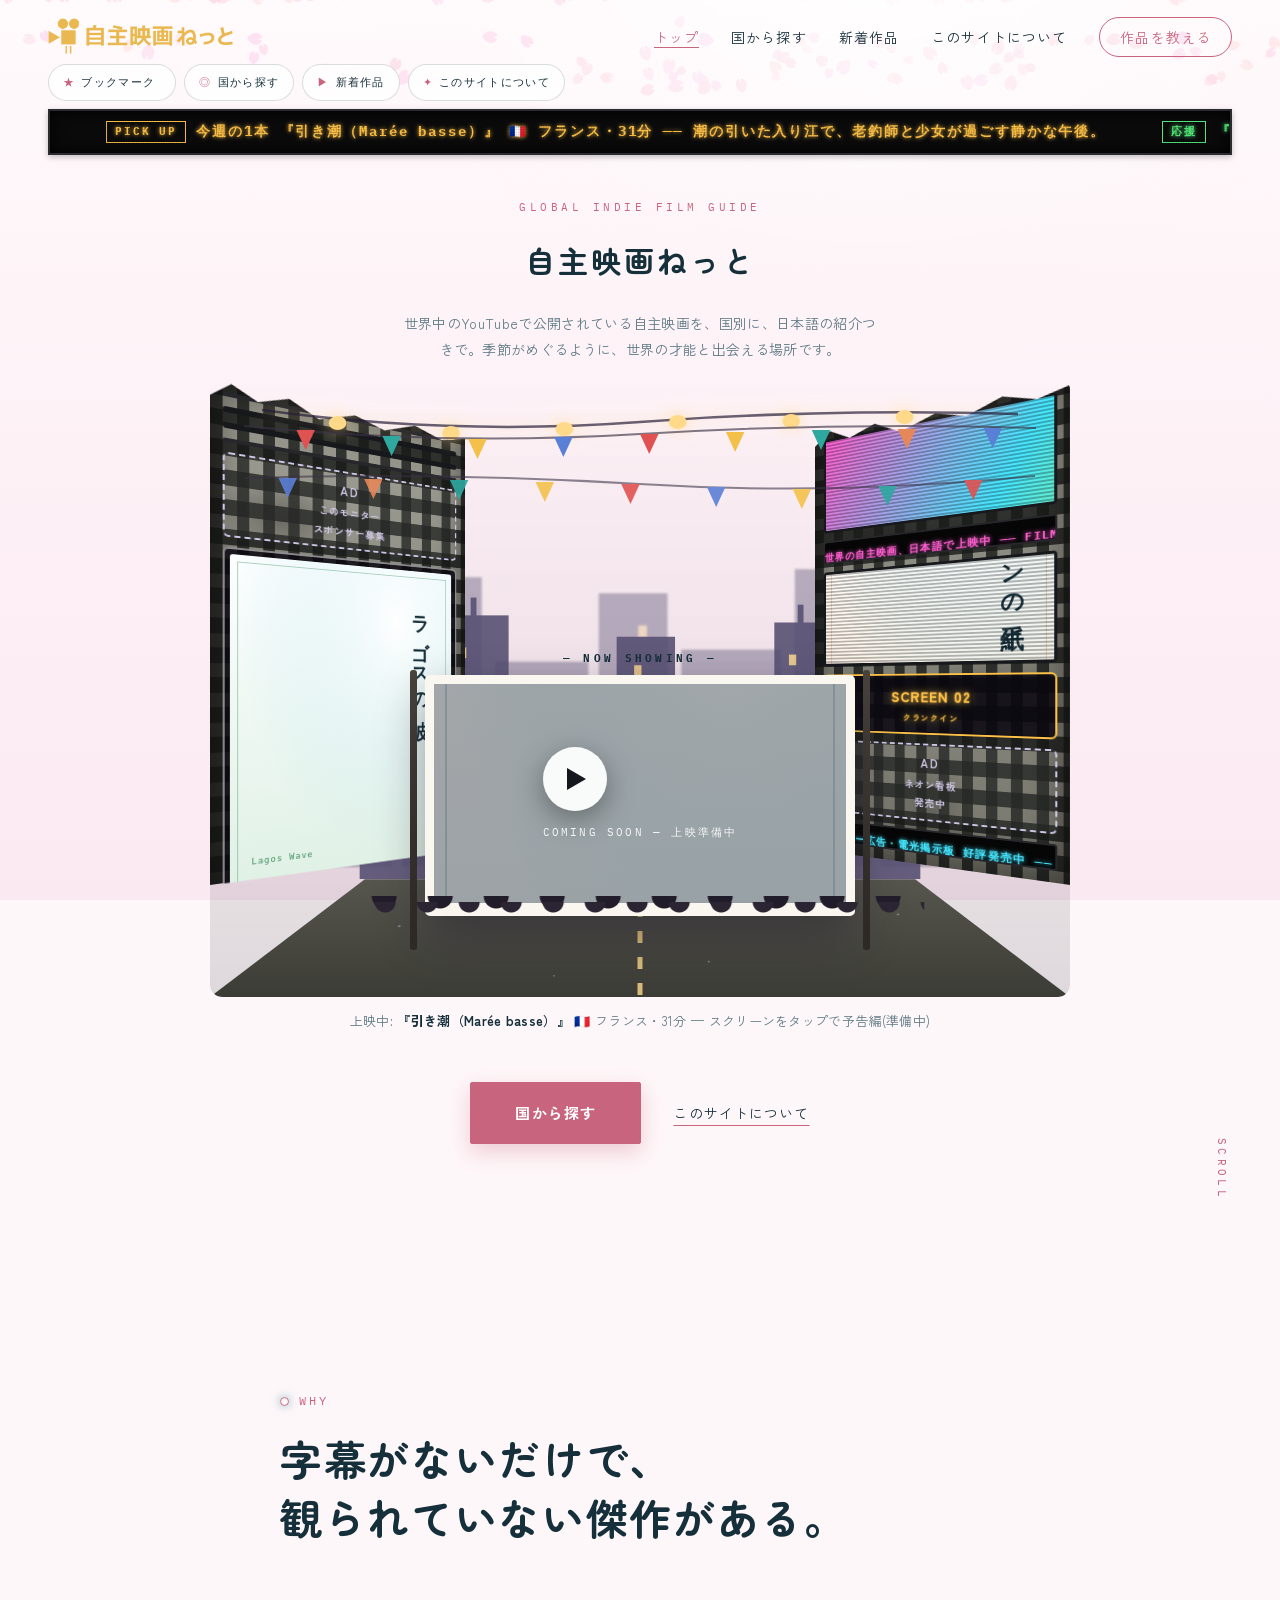
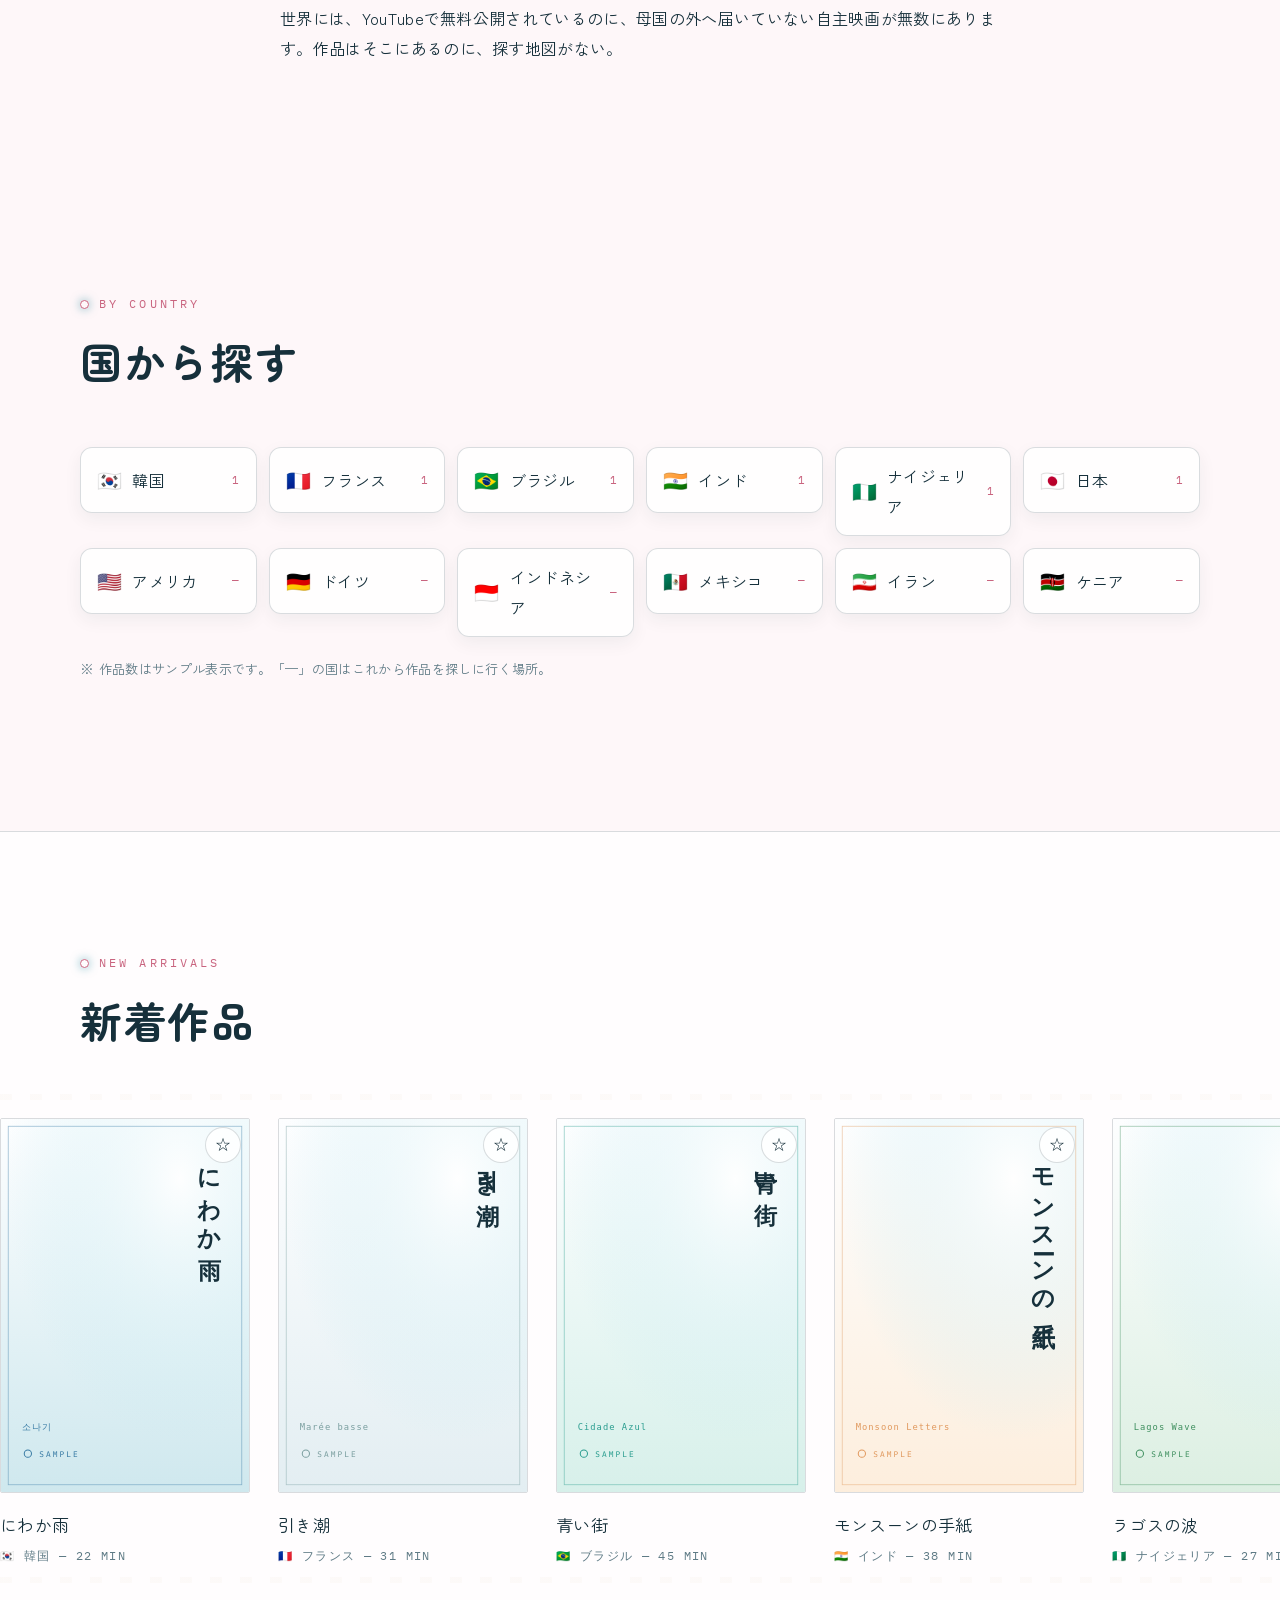
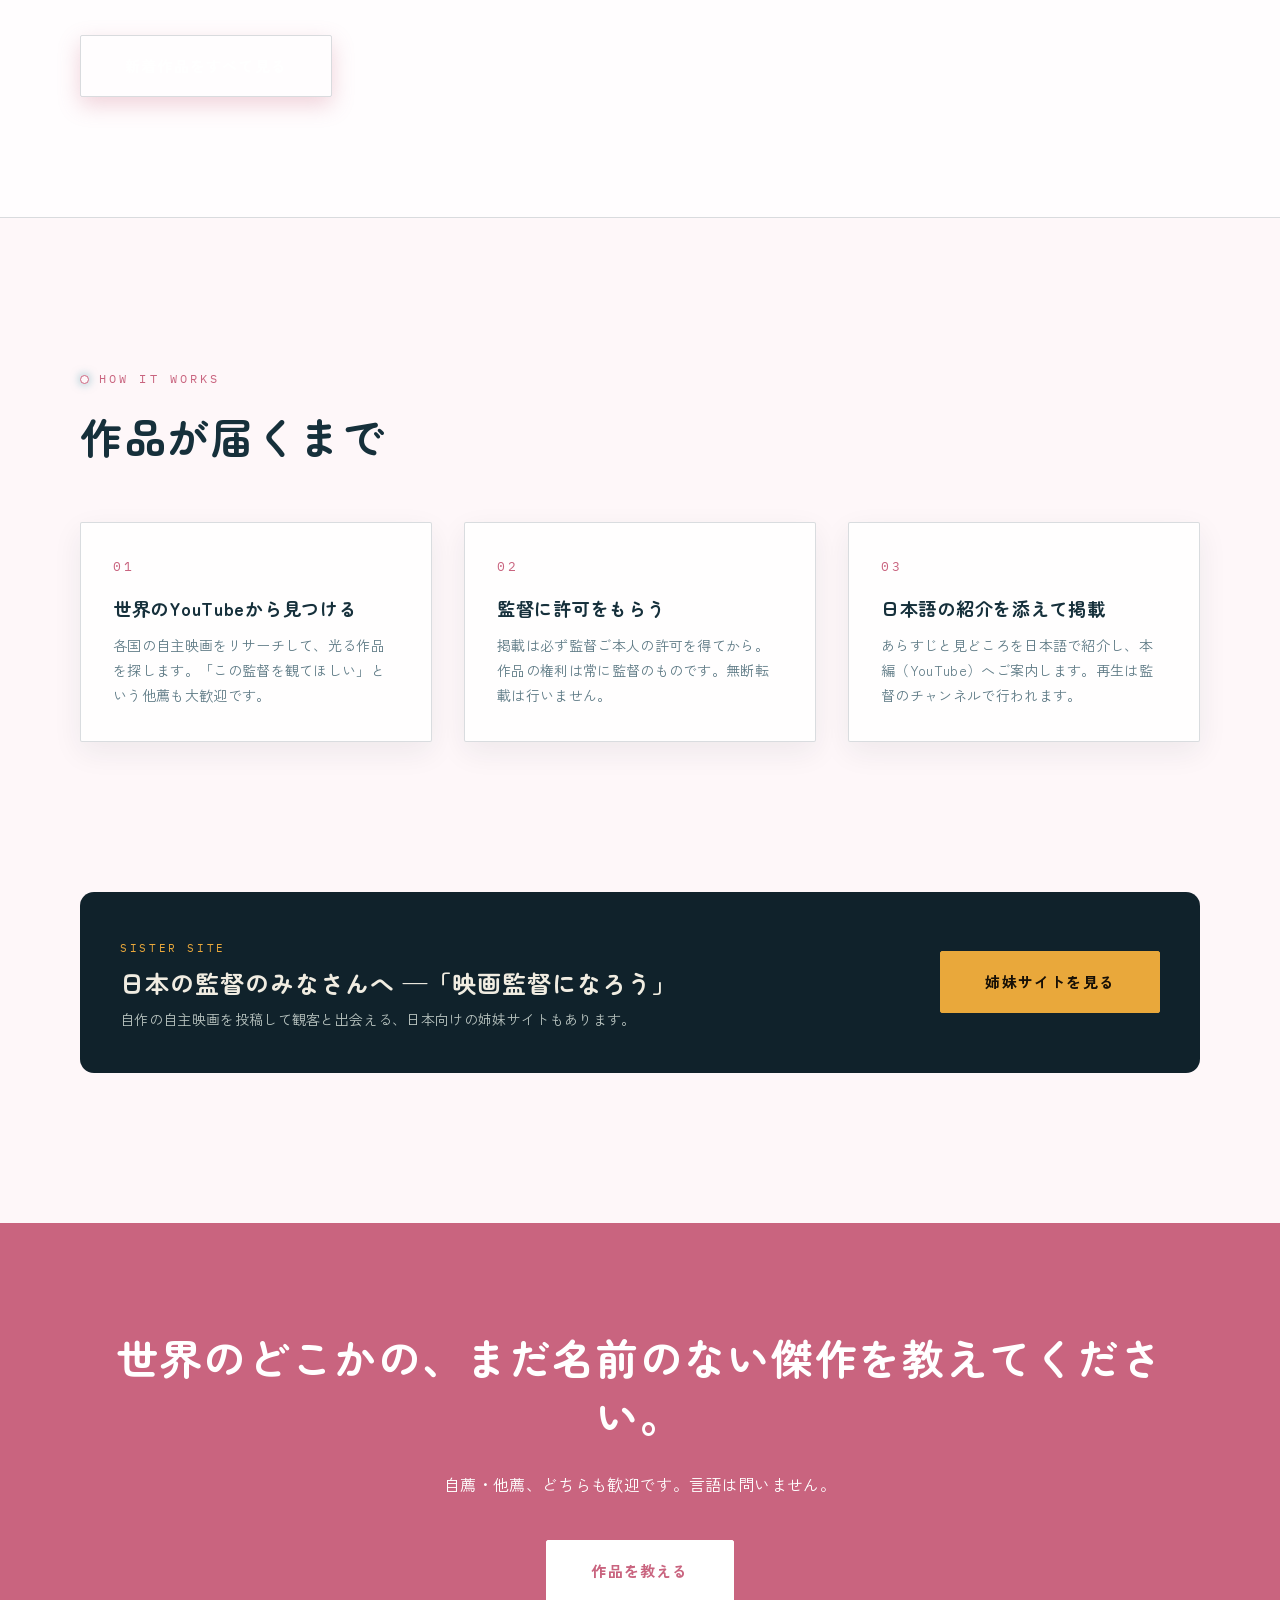
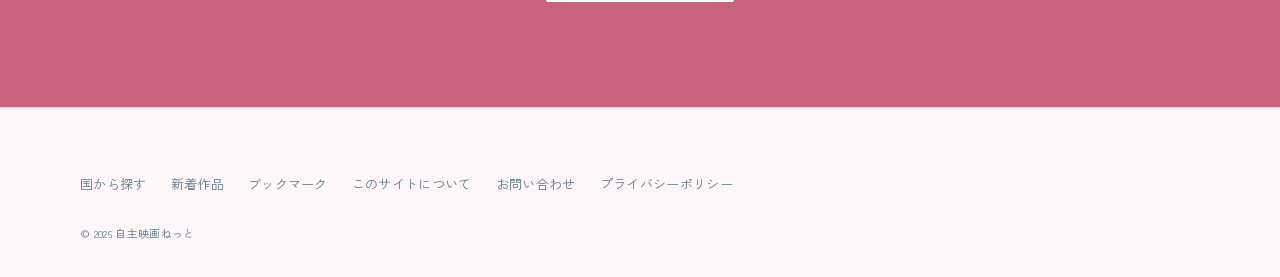
<file: index.html>
<!DOCTYPE html>
<html lang="ja">
<head>
  <meta charset="UTF-8">
  <meta name="viewport" content="width=device-width, initial-scale=1.0">
  <title>自主映画ねっと | 世界の自主映画を、日本語で</title>
  <meta name="description" content="自主映画ねっとは、世界中のYouTubeで公開されている自主映画を、国別に日本語の紹介つきで届けるガイドサイト。言葉の壁のむこうの才能に出会えます。">
  <meta property="og:type" content="website">
  <meta property="og:title" content="自主映画ねっと | 世界の自主映画を、日本語で">
  <meta property="og:description" content="世界中のYouTubeで公開されている自主映画を、国別に日本語の紹介つきで。">
  <meta property="og:url" content="https://jisyueiga.net/">
  <meta property="og:image" content="https://jisyueiga.net/ogp.png">
  <meta property="og:site_name" content="自主映画ねっと">
  <meta name="twitter:card" content="summary_large_image">
  <link rel="canonical" href="https://jisyueiga.net/">
  <link rel="icon" href="favicon.ico">
  <link rel="apple-touch-icon" href="apple-touch-icon.png">
  <link rel="preconnect" href="https://fonts.googleapis.com">
  <link rel="preconnect" href="https://fonts.gstatic.com" crossorigin>
  <link href="https://fonts.googleapis.com/css2?family=Zen+Maru+Gothic:wght@700&family=Zen+Kaku+Gothic+New:wght@400;700&family=IBM+Plex+Mono&display=swap" rel="stylesheet">
  <link rel="stylesheet" href="uminet.css">
  <script type="application/ld+json">
  {
    "@context": "https://schema.org",
    "@type": "WebSite",
    "name": "自主映画ねっと",
    "url": "https://jisyueiga.net/",
    "description": "世界中の自主映画を国別に日本語の紹介つきで届けるガイドサイト"
  }
  </script>
</head>
<body class="p-home">

  <header class="site-header">
    <a class="site-header__logo" href="index.html">自主映画ねっと</a>
    <button class="nav-toggle" aria-expanded="false" aria-label="メニューを開く" aria-controls="global-nav">
      <span></span><span></span><span></span>
    </button>
    <nav class="global-nav" id="global-nav" aria-label="グローバルナビゲーション">
      <ul>
        <li><a href="index.html" aria-current="page">トップ</a></li>
        <li><a href="countries.html">国から探す</a></li>
        <li><a href="works.html">新着作品</a></li>
        <li><a href="about.html">このサイトについて</a></li>
        <li><a href="contact.html" class="nav-cta">作品を教える</a></li>
      </ul>
    </nav>
  </header>

  <main>
    <!-- ヒーロー: 海面のきらめき(シグネチャー) -->
    <section class="hero town" data-season="spring">
      <div class="hero__beam" aria-hidden="true"></div>
      <canvas class="hero__dust" aria-hidden="true"></canvas>
      <div class="container hero__inner">
        <p class="hero__en js-reveal">Global Indie Film Guide</p>
        <h1 class="hero__title js-reveal" data-delay="1" data-chars>自主映画ねっと</h1>
        <p class="hero__lead js-reveal" data-delay="2">世界中のYouTubeで公開されている自主映画を、国別に、日本語の紹介つきで。季節がめぐるように、世界の才能と出会える場所です。</p>
        <div class="town__scene js-reveal" data-delay="2" aria-label="バーチャル自主映画タウン(イメージ)">
          <span class="town__skyline town__skyline--far" aria-hidden="true"></span>
          <span class="town__skyline" aria-hidden="true"></span>
          <span class="town__bunting" aria-hidden="true"></span>
          <span class="town__bunting town__bunting--2" aria-hidden="true"></span>
          <span class="town__lights" aria-hidden="true"></span>

          <div class="town__wall town__wall--l" aria-hidden="false">
            <span class="sign sign--marquee sign--cyan"><span class="mq">▶ 上映中 『引き潮（Marée basse）』 🇫🇷 31分 ── 本日のピックアップ</span></span>
            <span class="sign sign--monitor sign--pink"><span class="scr" aria-hidden="true"></span></span>
            <a class="sign sign--monitor sign--cyan" href="works.html"><img src="film-br.svg" alt="青い街(サンプル)を上映中のモニター" width="960" height="1440"></a>
            <span class="sign sign--marquee sign--lime"><span class="mq">監督に応援メッセージを送ろう ── あなたの声が街に流れます</span></span>
            <a class="sign sign--ad" href="contact.html"><strong>AD</strong>このモニター<br>スポンサー募集</a>
            <a class="sign sign--poster sign--hide-sp" href="works.html"><img src="film-ng.svg" alt="ラゴスの波(サンプル)のポスター" width="960" height="1440"></a>
          </div>

          <div class="town__wall town__wall--r">
            <span class="sign sign--monitor sign--amber"><span class="scr" aria-hidden="true"></span></span>
            <span class="sign sign--marquee sign--pink"><span class="mq">世界の自主映画、日本語で上映中 ── FILM TOWN へようこそ</span></span>
            <a class="sign sign--monitor sign--lime" href="works.html"><img src="film-in.svg" alt="モンスーンの手紙(サンプル)を上映中のモニター" width="960" height="1440"></a>
            <span class="sign sign--amber sign--flicker2 sign--hide-sp">SCREEN 02<small>クランクイン</small></span>
            <a class="sign sign--ad" href="contact.html"><strong>AD</strong>ネオン看板<br>発売中</a>
            <span class="sign sign--marquee sign--cyan sign--hide-sp"><span class="mq">ポスター広告・電光掲示板 好評発売中 ── お問い合わせへ</span></span>
          </div>

          <div class="theater" id="pickup-theater">
            <p class="theater__label">— NOW SHOWING —</p>
            <div class="theater__stage">
              <span class="curtain curtain--l" aria-hidden="true"></span>
              <span class="curtain curtain--r" aria-hidden="true"></span>
              <div class="theater__screen"></div>
              <span class="theater__seats" aria-hidden="true"></span>
            </div>
            <p class="theater__caption"></p>
          </div>

          <span class="town__audience" aria-hidden="true"></span>
          <span class="town__street" aria-hidden="true"></span>
        </div>
        <p class="town__caption js-reveal">上映中: <strong>『引き潮（Marée basse）』</strong> 🇫🇷 フランス・31分 — スクリーンをタップで予告編(準備中)</p>
        <div class="hero__actions js-reveal" data-delay="3">
          <a class="button" href="countries.html">国から探す</a>
          <a class="hero__sub-link" href="about.html">このサイトについて</a>
        </div>
      </div>
      <p class="hero__scroll" aria-hidden="true">SCROLL</p>
    </section>

    <!-- 課題共感 -->
    <section class="section" data-season="summer">
      <div class="container--narrow">
        <div class="section-head js-reveal">
          <span class="section-head__en">Why</span>
          <h2 class="section-head__title">字幕がないだけで、<br>観られていない傑作がある。</h2>
        </div>
        <p class="js-reveal" data-delay="1">世界には、YouTubeで無料公開されているのに、母国の外へ届いていない自主映画が無数にあります。作品はそこにあるのに、探す地図がない。</p>
        <p class="js-reveal" data-delay="2" style="margin-top: 1.2em;">自主映画ねっとは、そうした作品を見つけ、監督の許可を得て、日本語のあらすじと紹介を添えて届ける航海日誌です。</p>
      </div>
    </section>

    <!-- 国から探す -->
    <section class="section" style="padding-top: 0;">
      <div class="container">
        <div class="section-head js-reveal">
          <span class="section-head__en">By Country</span>
          <h2 class="section-head__title">国から探す</h2>
        </div>
        <ul class="country-grid js-reveal" data-delay="1">
          <li><a class="country-chip" href="countries.html"><span class="flag" aria-hidden="true">🇰🇷</span>韓国<span class="cnt">1</span></a></li>
          <li><a class="country-chip" href="countries.html"><span class="flag" aria-hidden="true">🇫🇷</span>フランス<span class="cnt">1</span></a></li>
          <li><a class="country-chip" href="countries.html"><span class="flag" aria-hidden="true">🇧🇷</span>ブラジル<span class="cnt">1</span></a></li>
          <li><a class="country-chip" href="countries.html"><span class="flag" aria-hidden="true">🇮🇳</span>インド<span class="cnt">1</span></a></li>
          <li><a class="country-chip" href="countries.html"><span class="flag" aria-hidden="true">🇳🇬</span>ナイジェリア<span class="cnt">1</span></a></li>
          <li><a class="country-chip" href="countries.html"><span class="flag" aria-hidden="true">🇯🇵</span>日本<span class="cnt">1</span></a></li>
          <li><a class="country-chip" href="countries.html"><span class="flag" aria-hidden="true">🇺🇸</span>アメリカ<span class="cnt">—</span></a></li>
          <li><a class="country-chip" href="countries.html"><span class="flag" aria-hidden="true">🇩🇪</span>ドイツ<span class="cnt">—</span></a></li>
          <li><a class="country-chip" href="countries.html"><span class="flag" aria-hidden="true">🇮🇩</span>インドネシア<span class="cnt">—</span></a></li>
          <li><a class="country-chip" href="countries.html"><span class="flag" aria-hidden="true">🇲🇽</span>メキシコ<span class="cnt">—</span></a></li>
          <li><a class="country-chip" href="countries.html"><span class="flag" aria-hidden="true">🇮🇷</span>イラン<span class="cnt">—</span></a></li>
          <li><a class="country-chip" href="countries.html"><span class="flag" aria-hidden="true">🇰🇪</span>ケニア<span class="cnt">—</span></a></li>
        </ul>
        <p class="js-reveal" style="margin-top: 20px; font-size: 13px; color: var(--color-muted);">※ 作品数はサンプル表示です。「—」の国はこれから作品を探しに行く場所。</p>
      </div>
    </section>

    <!-- 新着作品 -->
    <section class="filmstrip-band" data-season="autumn">
      <div class="container">
        <div class="section-head js-reveal" style="margin-bottom: 24px;">
          <span class="section-head__en">New Arrivals</span>
          <h2 class="section-head__title">新着作品</h2>
        </div>
      </div>
      <div class="filmstrip js-reveal" data-delay="1">
        <a class="film-card" href="works.html">
          <div class="film-card__poster"><img src="film-kr.svg" alt="にわか雨（サンプル）" width="960" height="1440" loading="lazy"></div>
          <p class="film-card__title">にわか雨</p>
          <p class="film-card__meta">🇰🇷 韓国 — 22 MIN</p>
        </a>
        <a class="film-card" href="works.html">
          <div class="film-card__poster"><img src="film-fr.svg" alt="引き潮（サンプル）" width="960" height="1440" loading="lazy"></div>
          <p class="film-card__title">引き潮</p>
          <p class="film-card__meta">🇫🇷 フランス — 31 MIN</p>
        </a>
        <a class="film-card" href="works.html">
          <div class="film-card__poster"><img src="film-br.svg" alt="青い街（サンプル）" width="960" height="1440" loading="lazy"></div>
          <p class="film-card__title">青い街</p>
          <p class="film-card__meta">🇧🇷 ブラジル — 45 MIN</p>
        </a>
        <a class="film-card" href="works.html">
          <div class="film-card__poster"><img src="film-in.svg" alt="モンスーンの手紙（サンプル）" width="960" height="1440" loading="lazy"></div>
          <p class="film-card__title">モンスーンの手紙</p>
          <p class="film-card__meta">🇮🇳 インド — 38 MIN</p>
        </a>
        <a class="film-card" href="works.html">
          <div class="film-card__poster"><img src="film-ng.svg" alt="ラゴスの波（サンプル）" width="960" height="1440" loading="lazy"></div>
          <p class="film-card__title">ラゴスの波</p>
          <p class="film-card__meta">🇳🇬 ナイジェリア — 27 MIN</p>
        </a>
        <a class="film-card" href="works.html">
          <div class="film-card__poster"><img src="film-jp.svg" alt="港町シネマ（サンプル）" width="960" height="1440" loading="lazy"></div>
          <p class="film-card__title">港町シネマ</p>
          <p class="film-card__meta">🇯🇵 日本 — 19 MIN</p>
        </a>
      </div>
      <div class="container js-reveal" style="margin-top: 32px;">
        <a class="button button--ghost" href="works.html">新着作品をすべて見る</a>
      </div>
    </section>

    <!-- 仕組み -->
    <section class="section">
      <div class="container">
        <div class="section-head js-reveal">
          <span class="section-head__en">How It Works</span>
          <h2 class="section-head__title">作品が届くまで</h2>
        </div>
        <ol class="steps js-reveal" data-delay="1">
          <li>
            <h3>世界のYouTubeから見つける</h3>
            <p>各国の自主映画をリサーチして、光る作品を探します。「この監督を観てほしい」という他薦も大歓迎です。</p>
          </li>
          <li>
            <h3>監督に許可をもらう</h3>
            <p>掲載は必ず監督ご本人の許可を得てから。作品の権利は常に監督のものです。無断転載は行いません。</p>
          </li>
          <li>
            <h3>日本語の紹介を添えて掲載</h3>
            <p>あらすじと見どころを日本語で紹介し、本編（YouTube）へご案内します。再生は監督のチャンネルで行われます。</p>
          </li>
        </ol>
      </div>
    </section>

    <!-- 姉妹サイト -->
    <section class="section" data-season="winter" style="padding-top: 0;">
      <div class="container">
        <div class="sister js-reveal">
          <div>
            <p style="font-family: var(--font-mono); font-size: 11px; letter-spacing: 0.24em; color: #e9a83b; margin-bottom: 8px;">SISTER SITE</p>
            <h2>日本の監督のみなさんへ —「映画監督になろう」</h2>
            <p>自作の自主映画を投稿して観客と出会える、日本向けの姉妹サイトもあります。</p>
          </div>
          <a class="button" href="https://eigakantoku.com/">姉妹サイトを見る</a>
        </div>
      </div>
    </section>

    <!-- CTAバンド -->
    <section class="cta-band">
      <div class="container">
        <h2 class="section-head__title js-reveal">世界のどこかの、まだ名前のない傑作を教えてください。</h2>
        <p class="js-reveal" data-delay="1">自薦・他薦、どちらも歓迎です。言語は問いません。</p>
        <a class="button js-reveal" data-delay="2" href="contact.html">作品を教える</a>
      </div>
    </section>
  </main>

  <footer class="site-footer">
    <div class="container">
      <nav class="site-footer__nav" aria-label="フッターナビゲーション">
        <ul>
          <li><a href="countries.html">国から探す</a></li>
          <li><a href="works.html">新着作品</a></li>
          <li><a href="bookmark.html">ブックマーク</a></li>
          <li><a href="about.html">このサイトについて</a></li>
          <li><a href="contact.html">お問い合わせ</a></li>
          <li><a href="privacy.html">プライバシーポリシー</a></li>
        </ul>
      </nav>
      <p><small>&copy; 2026 自主映画ねっと</small></p>
    </div>
  </footer>

  <button class="motion-stop">アニメーションを停止する</button>
  <script src="uminet.js" defer></script>
</body>
</html>
</file>
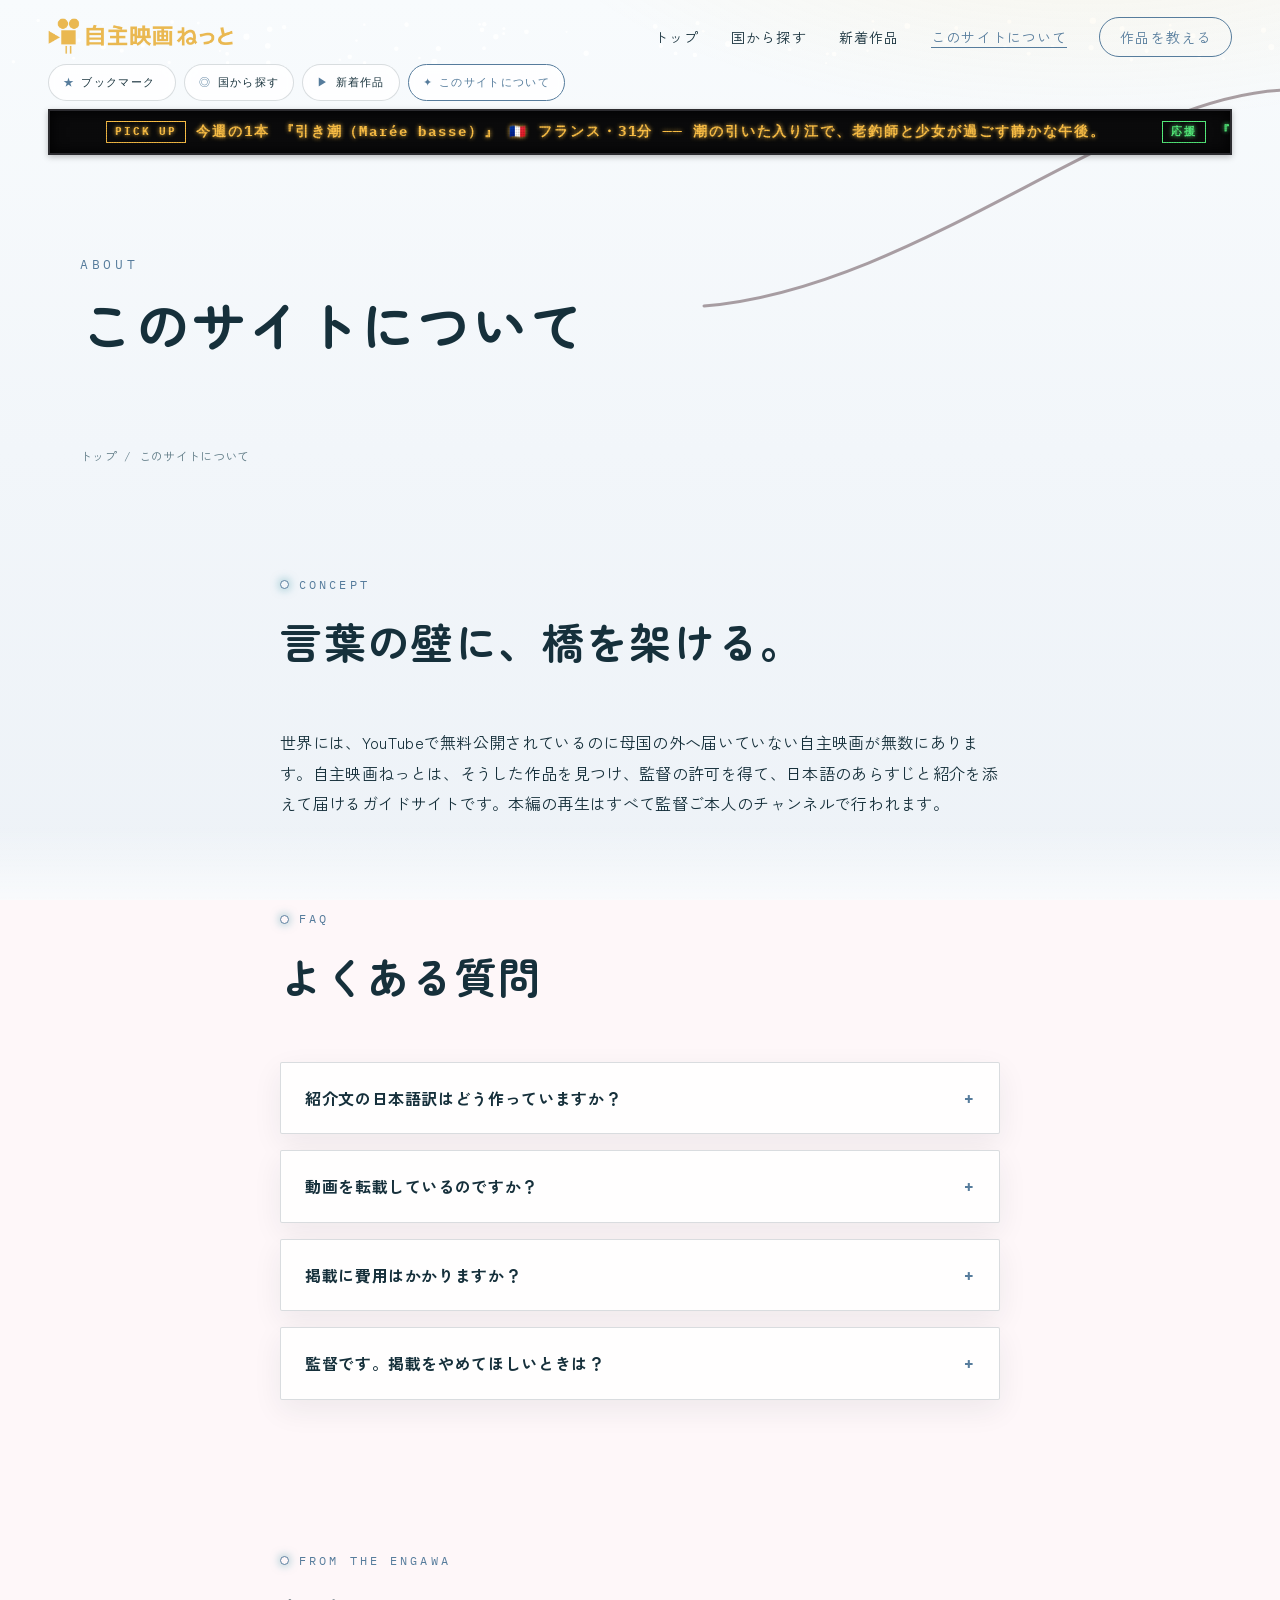
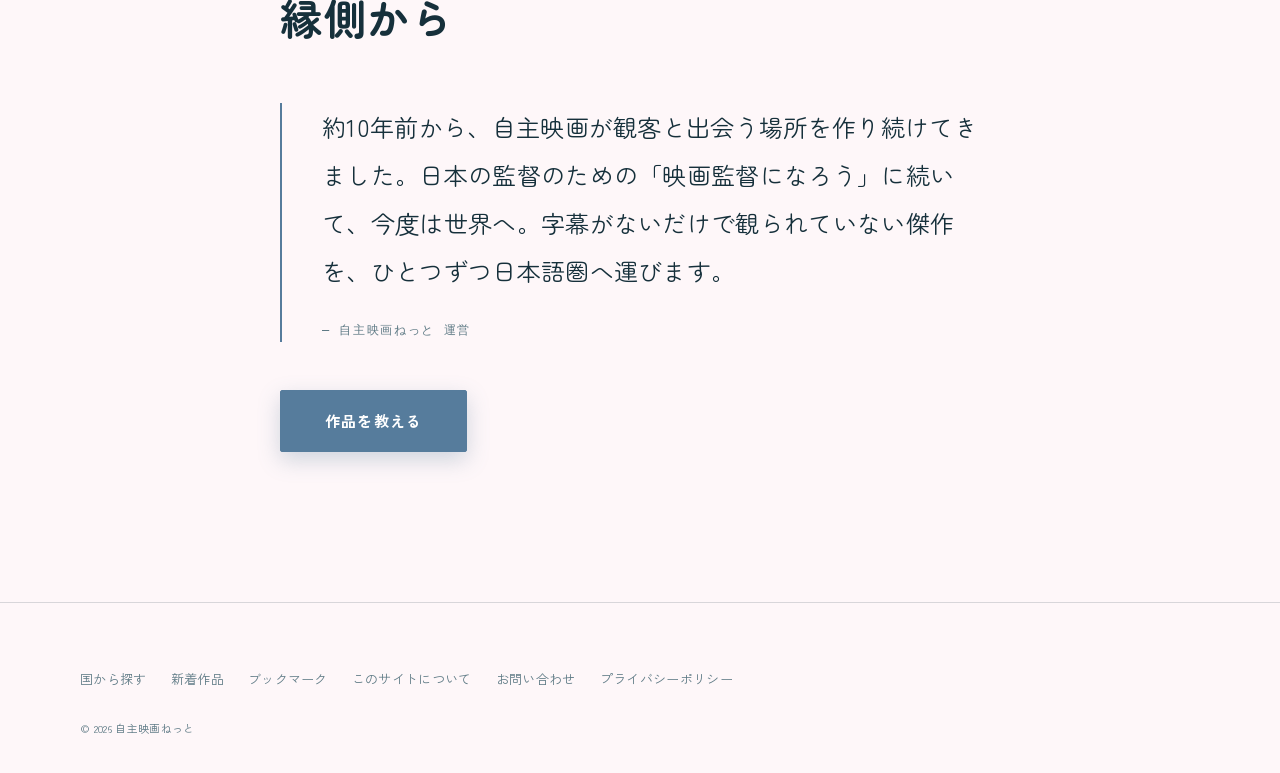
<file: about.html>
<!DOCTYPE html>
<html lang="ja">
<head>
  <meta charset="UTF-8">
  <meta name="viewport" content="width=device-width, initial-scale=1.0">
  <title>このサイトについて | 自主映画ねっと</title>
  <meta name="description" content="自主映画ねっとのコンセプトと仕組み。監督の許可を得て、日本語の紹介つきで世界の自主映画を届けます。">
  <meta property="og:type" content="article">
  <meta property="og:title" content="このサイトについて | 自主映画ねっと">
  <meta property="og:description" content="自主映画ねっとのコンセプトと仕組み。監督の許可を得て、日本語の紹介つきで世界の自主映画を届けます。">
  <meta property="og:url" content="https://jisyueiga.net/about.html">
  <meta property="og:image" content="https://jisyueiga.net/ogp.png">
  <meta property="og:site_name" content="自主映画ねっと">
  <meta name="twitter:card" content="summary_large_image">
  <link rel="canonical" href="https://jisyueiga.net/about.html">
  <link rel="icon" href="favicon.ico">
  <link rel="apple-touch-icon" href="apple-touch-icon.png">
  <link rel="preconnect" href="https://fonts.googleapis.com">
  <link rel="preconnect" href="https://fonts.gstatic.com" crossorigin>
  <link href="https://fonts.googleapis.com/css2?family=Zen+Maru+Gothic:wght@700&family=Zen+Kaku+Gothic+New:wght@400;700&family=IBM+Plex+Mono&display=swap" rel="stylesheet">
  <link rel="stylesheet" href="uminet.css">
</head>
<body class="p-about">

  <header class="site-header">
    <a class="site-header__logo" href="index.html">自主映画ねっと</a>
    <button class="nav-toggle" aria-expanded="false" aria-label="メニューを開く" aria-controls="global-nav">
      <span></span><span></span><span></span>
    </button>
    <nav class="global-nav" id="global-nav" aria-label="グローバルナビゲーション">
      <ul>
        <li><a href="index.html">トップ</a></li>
        <li><a href="countries.html">国から探す</a></li>
        <li><a href="works.html">新着作品</a></li>
        <li><a href="about.html" aria-current="page">このサイトについて</a></li>
        <li><a href="contact.html" class="nav-cta">作品を教える</a></li>
      </ul>
    </nav>
  </header>

  <main>
    <div class="page-header">
      <div class="container">
        <p class="page-header__en js-reveal">About</p>
        <h1 class="page-header__title js-reveal" data-delay="1">このサイトについて</h1>
      </div>
    </div>

    <div class="breadcrumb">
      <div class="container">
        <ol>
          <li><a href="index.html">トップ</a></li>
          <li aria-current="page">このサイトについて</li>
        </ol>
      </div>
    </div>

    <section class="section--tight section">
      <div class="container--narrow">
        <div class="section-head js-reveal">
          <span class="section-head__en">Concept</span>
          <h2 class="section-head__title">言葉の壁に、橋を架ける。</h2>
        </div>
        <p class="js-reveal">世界には、YouTubeで無料公開されているのに母国の外へ届いていない自主映画が無数にあります。自主映画ねっとは、そうした作品を見つけ、監督の許可を得て、日本語のあらすじと紹介を添えて届けるガイドサイトです。本編の再生はすべて監督ご本人のチャンネルで行われます。</p>
      </div>
    </section>

    <section class="section" style="padding-top: 0;">
      <div class="container--narrow">
        <div class="section-head js-reveal">
          <span class="section-head__en">FAQ</span>
          <h2 class="section-head__title">よくある質問</h2>
        </div>
        <div class="faq js-reveal" data-delay="1">
          <details>
            <summary>紹介文の日本語訳はどう作っていますか？</summary>
            <p>監督から提供いただいた情報とAI翻訳をもとに、運営が確認・編集して掲載しています。誤りを見つけた場合はお問い合わせからご指摘ください。</p>
          </details>
          <details>
            <summary>動画を転載しているのですか？</summary>
            <p>いいえ。当サイトは紹介とリンクのみで、再生はすべて監督ご本人のYouTubeチャンネルで行われます。再生数も監督のチャンネルに入ります。</p>
          </details>
          <details>
            <summary>掲載に費用はかかりますか？</summary>
            <p>かかりません。監督への請求も、観る人への課金もありません。</p>
          </details>
          <details>
            <summary>監督です。掲載をやめてほしいときは？</summary>
            <p>お問い合わせからご連絡いただければ、すみやかに取り下げます。掲載は常に監督の意思が最優先です。</p>
          </details>
        </div>
      </div>
    </section>

    <section class="section" style="padding-top: 0;">
      <div class="container--narrow">
        <div class="section-head js-reveal">
          <span class="section-head__en">From the Engawa</span>
          <h2 class="section-head__title">縁側から</h2>
        </div>
        <figure class="voice js-reveal" data-delay="1">
          <blockquote>
            <p>約10年前から、自主映画が観客と出会う場所を作り続けてきました。日本の監督のための「映画監督になろう」に続いて、今度は世界へ。字幕がないだけで観られていない傑作を、ひとつずつ日本語圏へ運びます。</p>
          </blockquote>
          <figcaption>— 自主映画ねっと 運営</figcaption>
        </figure>
        <div class="js-reveal" data-delay="2" style="margin-top: 48px;">
          <a class="button" href="contact.html">作品を教える</a>
        </div>
      </div>
    </section>

  </main>

  <footer class="site-footer">
    <div class="container">
      <nav class="site-footer__nav" aria-label="フッターナビゲーション">
        <ul>
          <li><a href="countries.html">国から探す</a></li>
          <li><a href="works.html">新着作品</a></li>
          <li><a href="bookmark.html">ブックマーク</a></li>
          <li><a href="about.html">このサイトについて</a></li>
          <li><a href="contact.html">お問い合わせ</a></li>
          <li><a href="privacy.html">プライバシーポリシー</a></li>
        </ul>
      </nav>
      <p><small>&copy; 2026 自主映画ねっと</small></p>
    </div>
  </footer>

  <button class="motion-stop">アニメーションを停止する</button>
  <script src="uminet.js" defer></script>
</body>
</html>
</file>
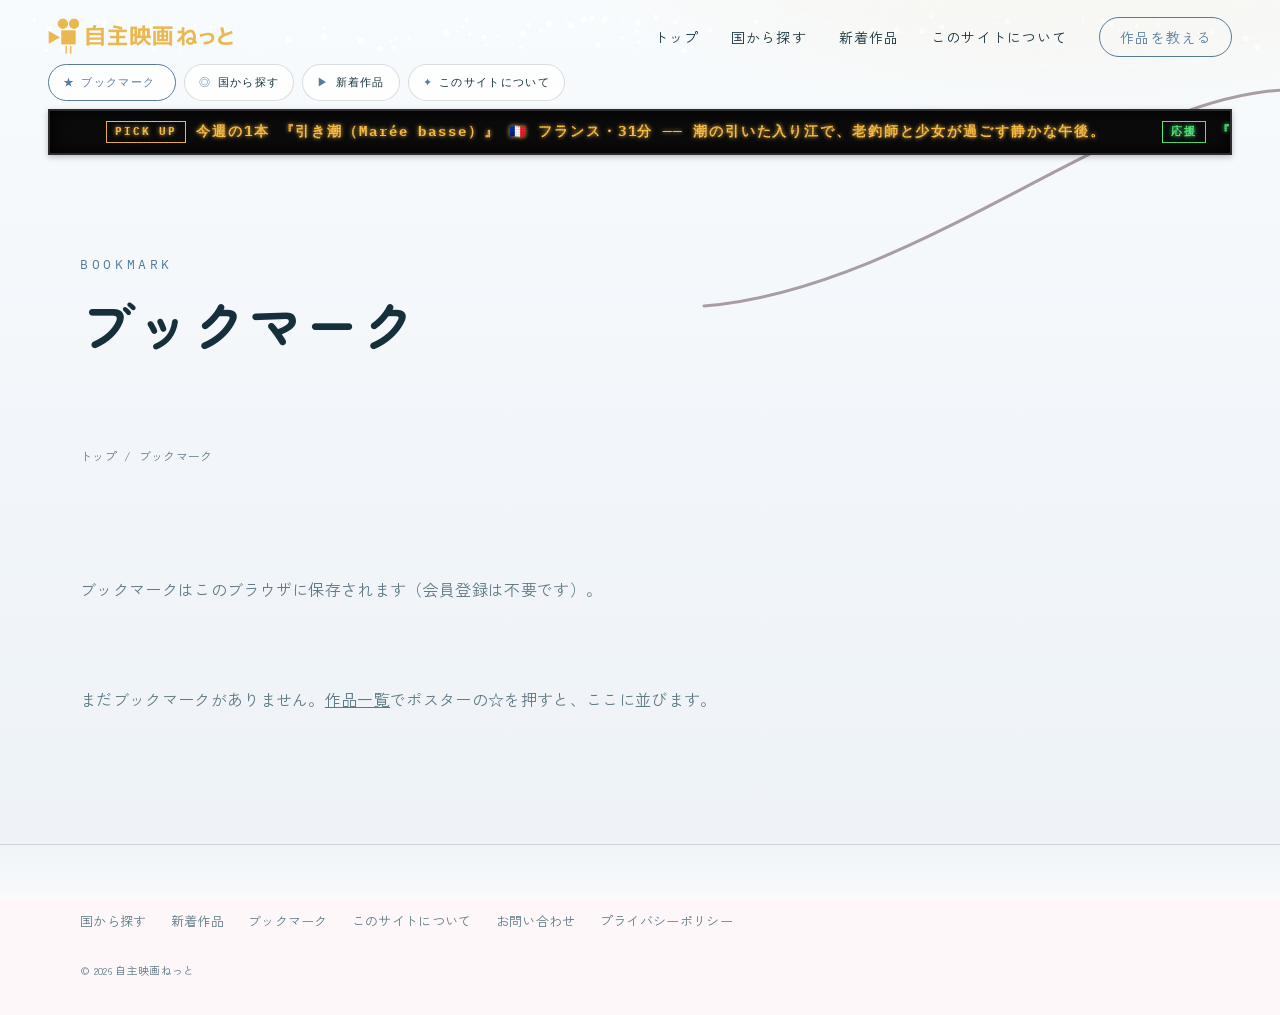
<file: bookmark.html>
<!DOCTYPE html>
<html lang="ja">
<head>
  <meta charset="UTF-8">
  <meta name="viewport" content="width=device-width, initial-scale=1.0">
  <title>ブックマーク | 自主映画ねっと</title>
  <meta name="description" content="ブックマークした作品の一覧。">
  <meta property="og:type" content="article">
  <meta property="og:title" content="ブックマーク | 自主映画ねっと">
  <meta property="og:description" content="ブックマークした作品の一覧。">
  <meta property="og:url" content="https://jisyueiga.net/bookmark.html">
  <meta property="og:image" content="https://jisyueiga.net/ogp.png">
  <meta property="og:site_name" content="自主映画ねっと">
  <meta name="twitter:card" content="summary_large_image">
  <link rel="canonical" href="https://jisyueiga.net/bookmark.html">
  <link rel="icon" href="favicon.ico">
  <link rel="apple-touch-icon" href="apple-touch-icon.png">
  <link rel="preconnect" href="https://fonts.googleapis.com">
  <link rel="preconnect" href="https://fonts.gstatic.com" crossorigin>
  <link href="https://fonts.googleapis.com/css2?family=Zen+Maru+Gothic:wght@700&family=Zen+Kaku+Gothic+New:wght@400;700&family=IBM+Plex+Mono&display=swap" rel="stylesheet">
  <link rel="stylesheet" href="uminet.css">
</head>
<body class="p-bookmark">

  <header class="site-header">
    <a class="site-header__logo" href="index.html">自主映画ねっと</a>
    <button class="nav-toggle" aria-expanded="false" aria-label="メニューを開く" aria-controls="global-nav">
      <span></span><span></span><span></span>
    </button>
    <nav class="global-nav" id="global-nav" aria-label="グローバルナビゲーション">
      <ul>
        <li><a href="index.html">トップ</a></li>
        <li><a href="countries.html">国から探す</a></li>
        <li><a href="works.html">新着作品</a></li>
        <li><a href="about.html">このサイトについて</a></li>
        <li><a href="contact.html" class="nav-cta">作品を教える</a></li>
      </ul>
    </nav>
  </header>

  <main>
    <div class="page-header">
      <div class="container">
        <p class="page-header__en js-reveal">Bookmark</p>
        <h1 class="page-header__title js-reveal" data-delay="1">ブックマーク</h1>
      </div>
    </div>

    <div class="breadcrumb">
      <div class="container">
        <ol>
          <li><a href="index.html">トップ</a></li>
          <li aria-current="page">ブックマーク</li>
        </ol>
      </div>
    </div>

    <section class="section--tight section">
      <div class="container">
        <p class="js-reveal" style="color: var(--color-muted); margin-bottom: 40px;">ブックマークはこのブラウザに保存されます（会員登録は不要です）。</p>
        <div id="bookmark-list" class="js-reveal" data-delay="1"></div>
      </div>
    </section>

  </main>

  <footer class="site-footer">
    <div class="container">
      <nav class="site-footer__nav" aria-label="フッターナビゲーション">
        <ul>
          <li><a href="countries.html">国から探す</a></li>
          <li><a href="works.html">新着作品</a></li>
          <li><a href="bookmark.html">ブックマーク</a></li>
          <li><a href="about.html">このサイトについて</a></li>
          <li><a href="contact.html">お問い合わせ</a></li>
          <li><a href="privacy.html">プライバシーポリシー</a></li>
        </ul>
      </nav>
      <p><small>&copy; 2026 自主映画ねっと</small></p>
    </div>
  </footer>

  <button class="motion-stop">アニメーションを停止する</button>
  <script src="uminet.js" defer></script>
</body>
</html>
</file>
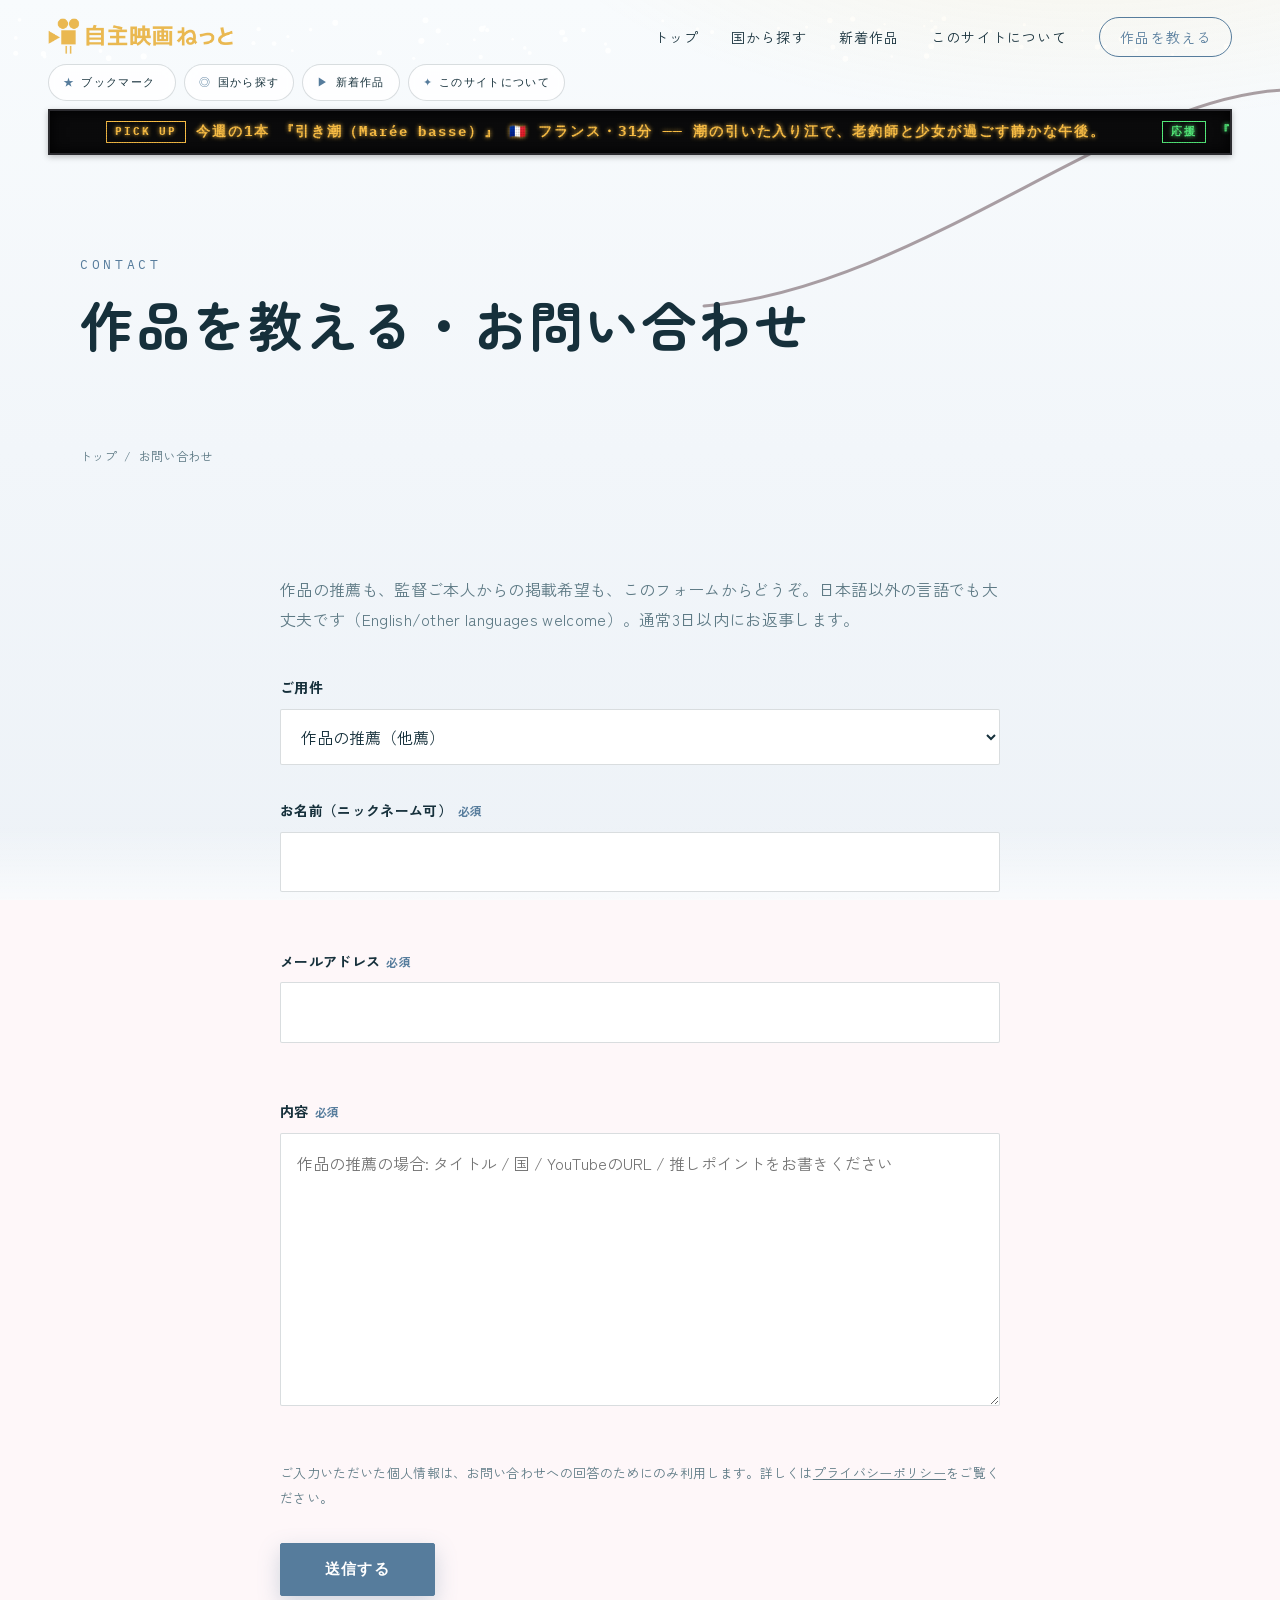
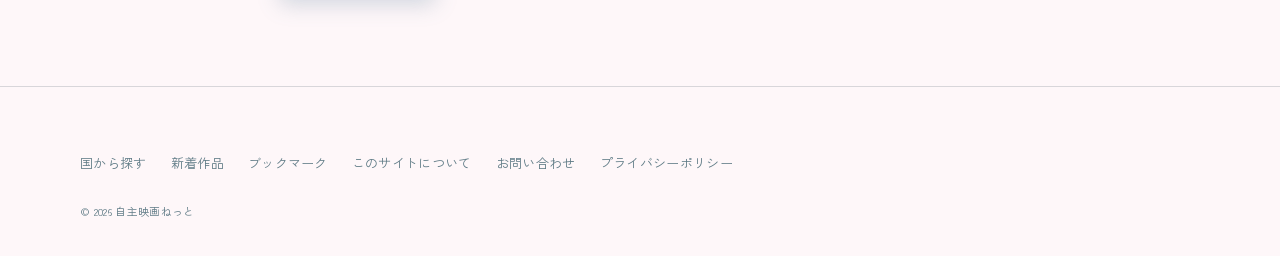
<file: contact.html>
<!DOCTYPE html>
<html lang="ja">
<head>
  <meta charset="UTF-8">
  <meta name="viewport" content="width=device-width, initial-scale=1.0">
  <title>作品を教える・お問い合わせ | 自主映画ねっと</title>
  <meta name="description" content="作品の推薦・掲載希望・お問い合わせはこちらから。日本語以外の言語でも大丈夫です。">
  <meta property="og:type" content="article">
  <meta property="og:title" content="作品を教える・お問い合わせ | 自主映画ねっと">
  <meta property="og:description" content="作品の推薦・掲載希望・お問い合わせはこちらから。日本語以外の言語でも大丈夫です。">
  <meta property="og:url" content="https://jisyueiga.net/contact.html">
  <meta property="og:image" content="https://jisyueiga.net/ogp.png">
  <meta property="og:site_name" content="自主映画ねっと">
  <meta name="twitter:card" content="summary_large_image">
  <link rel="canonical" href="https://jisyueiga.net/contact.html">
  <link rel="icon" href="favicon.ico">
  <link rel="apple-touch-icon" href="apple-touch-icon.png">
  <link rel="preconnect" href="https://fonts.googleapis.com">
  <link rel="preconnect" href="https://fonts.gstatic.com" crossorigin>
  <link href="https://fonts.googleapis.com/css2?family=Zen+Maru+Gothic:wght@700&family=Zen+Kaku+Gothic+New:wght@400;700&family=IBM+Plex+Mono&display=swap" rel="stylesheet">
  <link rel="stylesheet" href="uminet.css">
</head>
<body class="p-contact">

  <header class="site-header">
    <a class="site-header__logo" href="index.html">自主映画ねっと</a>
    <button class="nav-toggle" aria-expanded="false" aria-label="メニューを開く" aria-controls="global-nav">
      <span></span><span></span><span></span>
    </button>
    <nav class="global-nav" id="global-nav" aria-label="グローバルナビゲーション">
      <ul>
        <li><a href="index.html">トップ</a></li>
        <li><a href="countries.html">国から探す</a></li>
        <li><a href="works.html">新着作品</a></li>
        <li><a href="about.html">このサイトについて</a></li>
        <li><a href="contact.html" aria-current="page" class="nav-cta">作品を教える</a></li>
      </ul>
    </nav>
  </header>

  <main>
    <div class="page-header">
      <div class="container">
        <p class="page-header__en js-reveal">Contact</p>
        <h1 class="page-header__title js-reveal" data-delay="1">作品を教える・お問い合わせ</h1>
      </div>
    </div>

    <div class="breadcrumb">
      <div class="container">
        <ol>
          <li><a href="index.html">トップ</a></li>
          <li aria-current="page">お問い合わせ</li>
        </ol>
      </div>
    </div>

    <section class="section--tight section">
      <div class="container--narrow">
        <p class="js-reveal" style="color: var(--color-muted); margin-bottom: 40px;">作品の推薦も、監督ご本人からの掲載希望も、このフォームからどうぞ。日本語以外の言語でも大丈夫です（English/other languages welcome）。通常3日以内にお返事します。</p>
        <!-- 公開時: data-demo を削除し、action にフォームサービス(Formspree等)のURLを設定する。手順はREADME参照 -->
        <form class="form js-contact-form" action="thanks.html" method="POST" data-demo data-thanks="thanks.html" novalidate>

          <div class="form__field">
            <label for="topic">ご用件</label>
            <select id="topic" name="topic" autocomplete="off">
              <option value="作品の推薦（他薦）">作品の推薦（他薦）</option>
              <option value="自作の掲載希望（自薦）">自作の掲載希望（自薦）</option>
              <option value="監督に応援メッセージを送る（サイト掲載）">監督に応援メッセージを送る（サイト掲載）</option>
              <option value="スポンサー協賛について">スポンサー協賛について</option>
              <option value="掲載内容の変更・取り下げ">掲載内容の変更・取り下げ</option>
              <option value="その他">その他</option>
            </select>
          </div>

          <div class="form__field">
            <label for="name">お名前（ニックネーム可）<span class="required">必須</span></label>
            <input type="text" id="name" name="name" autocomplete="name" required aria-describedby="name-error">
            <p class="form__error" id="name-error" data-error-for="name" aria-live="polite"></p>
          </div>

          <div class="form__field">
            <label for="email">メールアドレス<span class="required">必須</span></label>
            <input type="email" id="email" name="email" autocomplete="email" inputmode="email" required aria-describedby="email-error">
            <p class="form__error" id="email-error" data-error-for="email" aria-live="polite"></p>
          </div>

          <div class="form__field">
            <label for="message">内容<span class="required">必須</span></label>
            <textarea id="message" name="message" rows="8" required aria-describedby="message-error" placeholder="作品の推薦の場合: タイトル / 国 / YouTubeのURL / 推しポイントをお書きください"></textarea>
            <p class="form__error" id="message-error" data-error-for="message" aria-live="polite"></p>
          </div>

          <!-- ハニーポット: 削除禁止(スパム対策) -->
          <div class="form__hp" aria-hidden="true">
            <label>この欄は入力しないでください<input type="text" name="company_url" tabindex="-1" autocomplete="off"></label>
          </div>

          <p style="font-size: 13px; color: var(--color-muted);">ご入力いただいた個人情報は、お問い合わせへの回答のためにのみ利用します。詳しくは<a href="privacy.html">プライバシーポリシー</a>をご覧ください。</p>

          <div>
            <button class="button" type="submit">送信する</button>
          </div>
        </form>
      </div>
    </section>

  </main>

  <footer class="site-footer">
    <div class="container">
      <nav class="site-footer__nav" aria-label="フッターナビゲーション">
        <ul>
          <li><a href="countries.html">国から探す</a></li>
          <li><a href="works.html">新着作品</a></li>
          <li><a href="bookmark.html">ブックマーク</a></li>
          <li><a href="about.html">このサイトについて</a></li>
          <li><a href="contact.html">お問い合わせ</a></li>
          <li><a href="privacy.html">プライバシーポリシー</a></li>
        </ul>
      </nav>
      <p><small>&copy; 2026 自主映画ねっと</small></p>
    </div>
  </footer>

  <button class="motion-stop">アニメーションを停止する</button>
  <script src="uminet.js" defer></script>
</body>
</html>
</file>
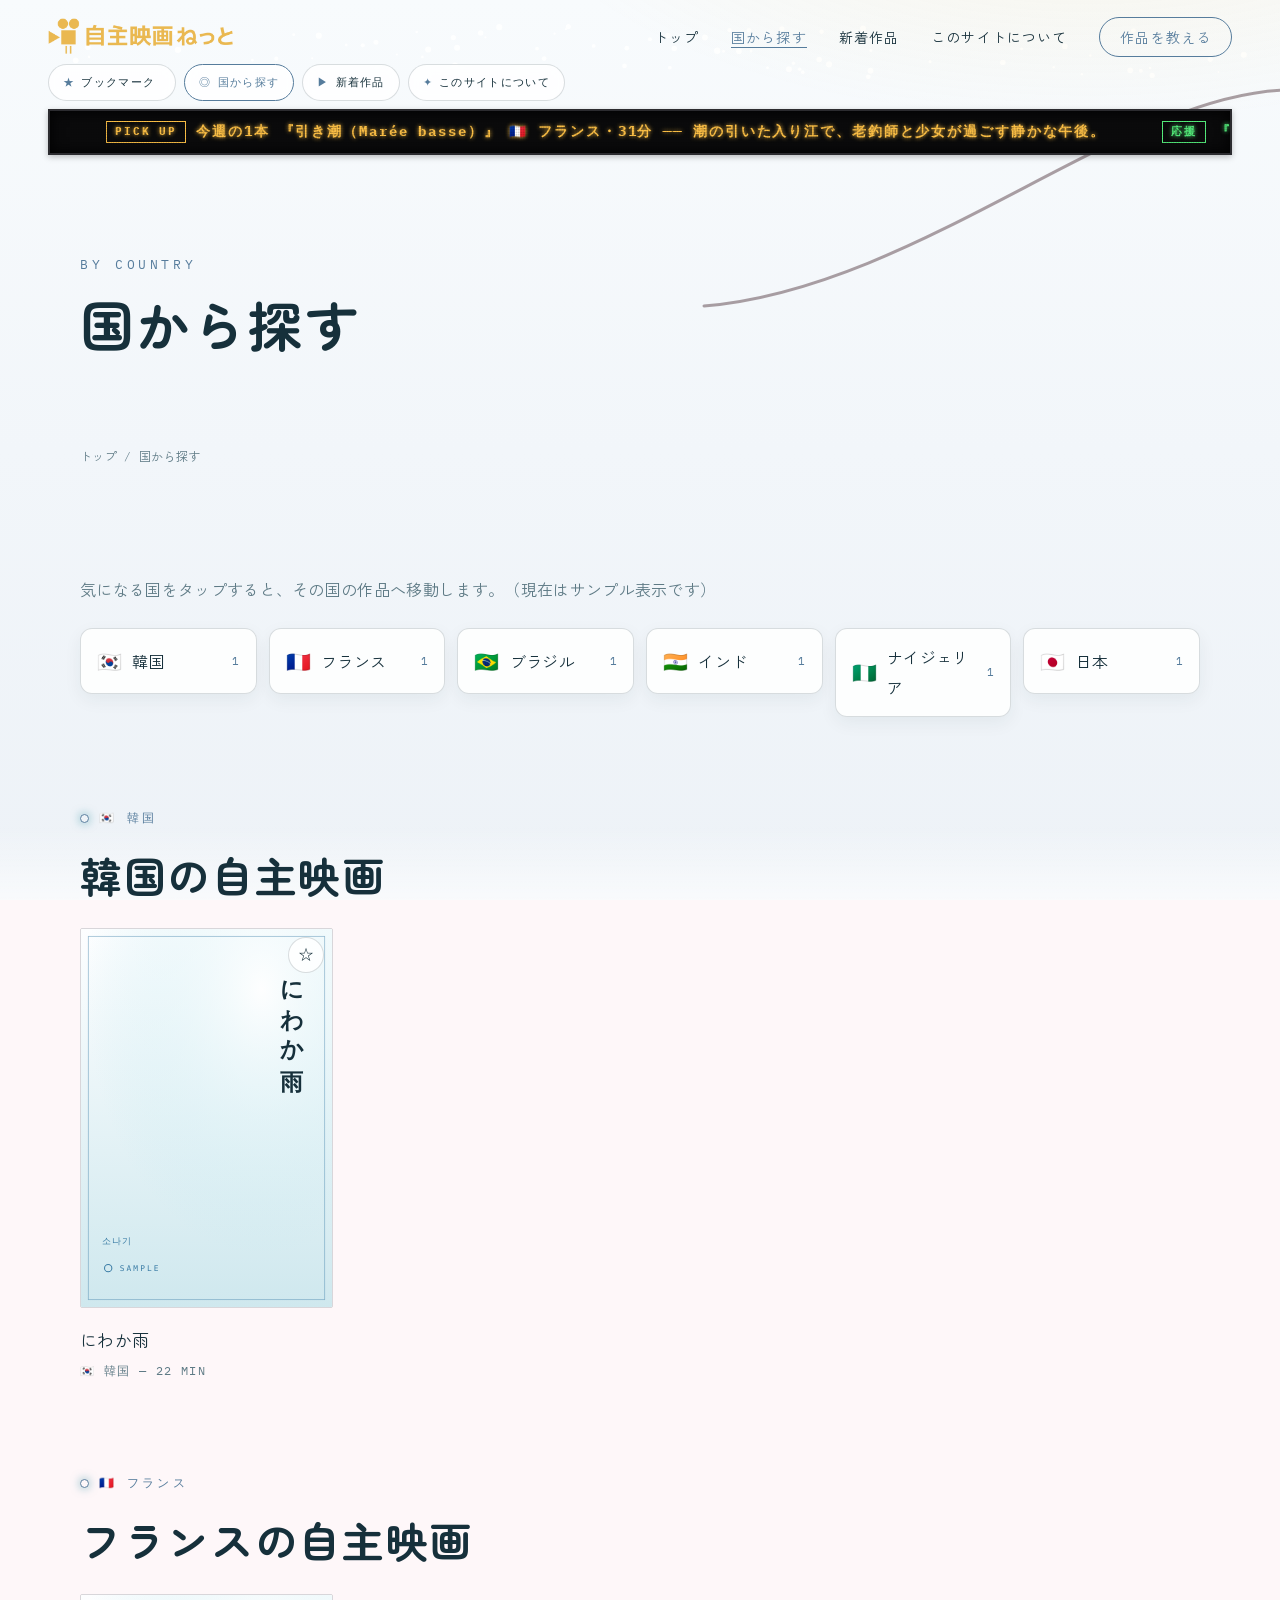
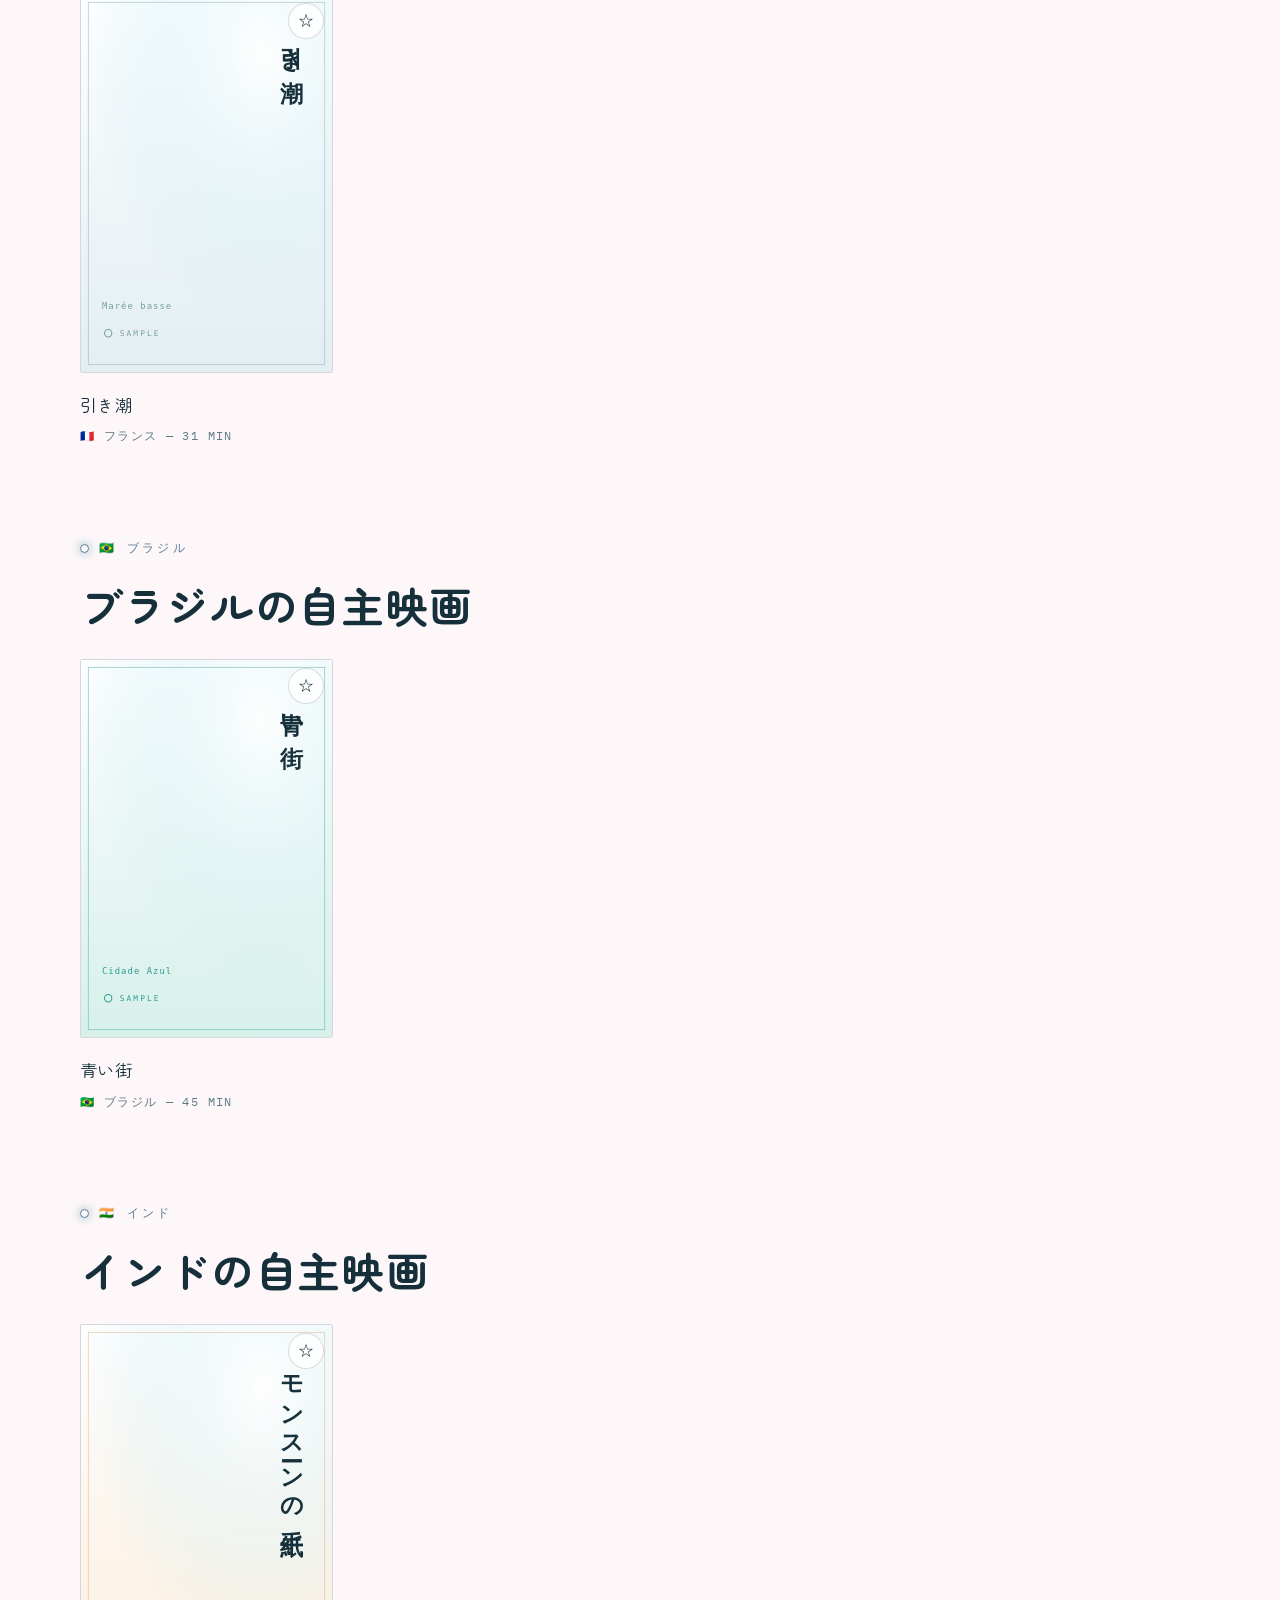
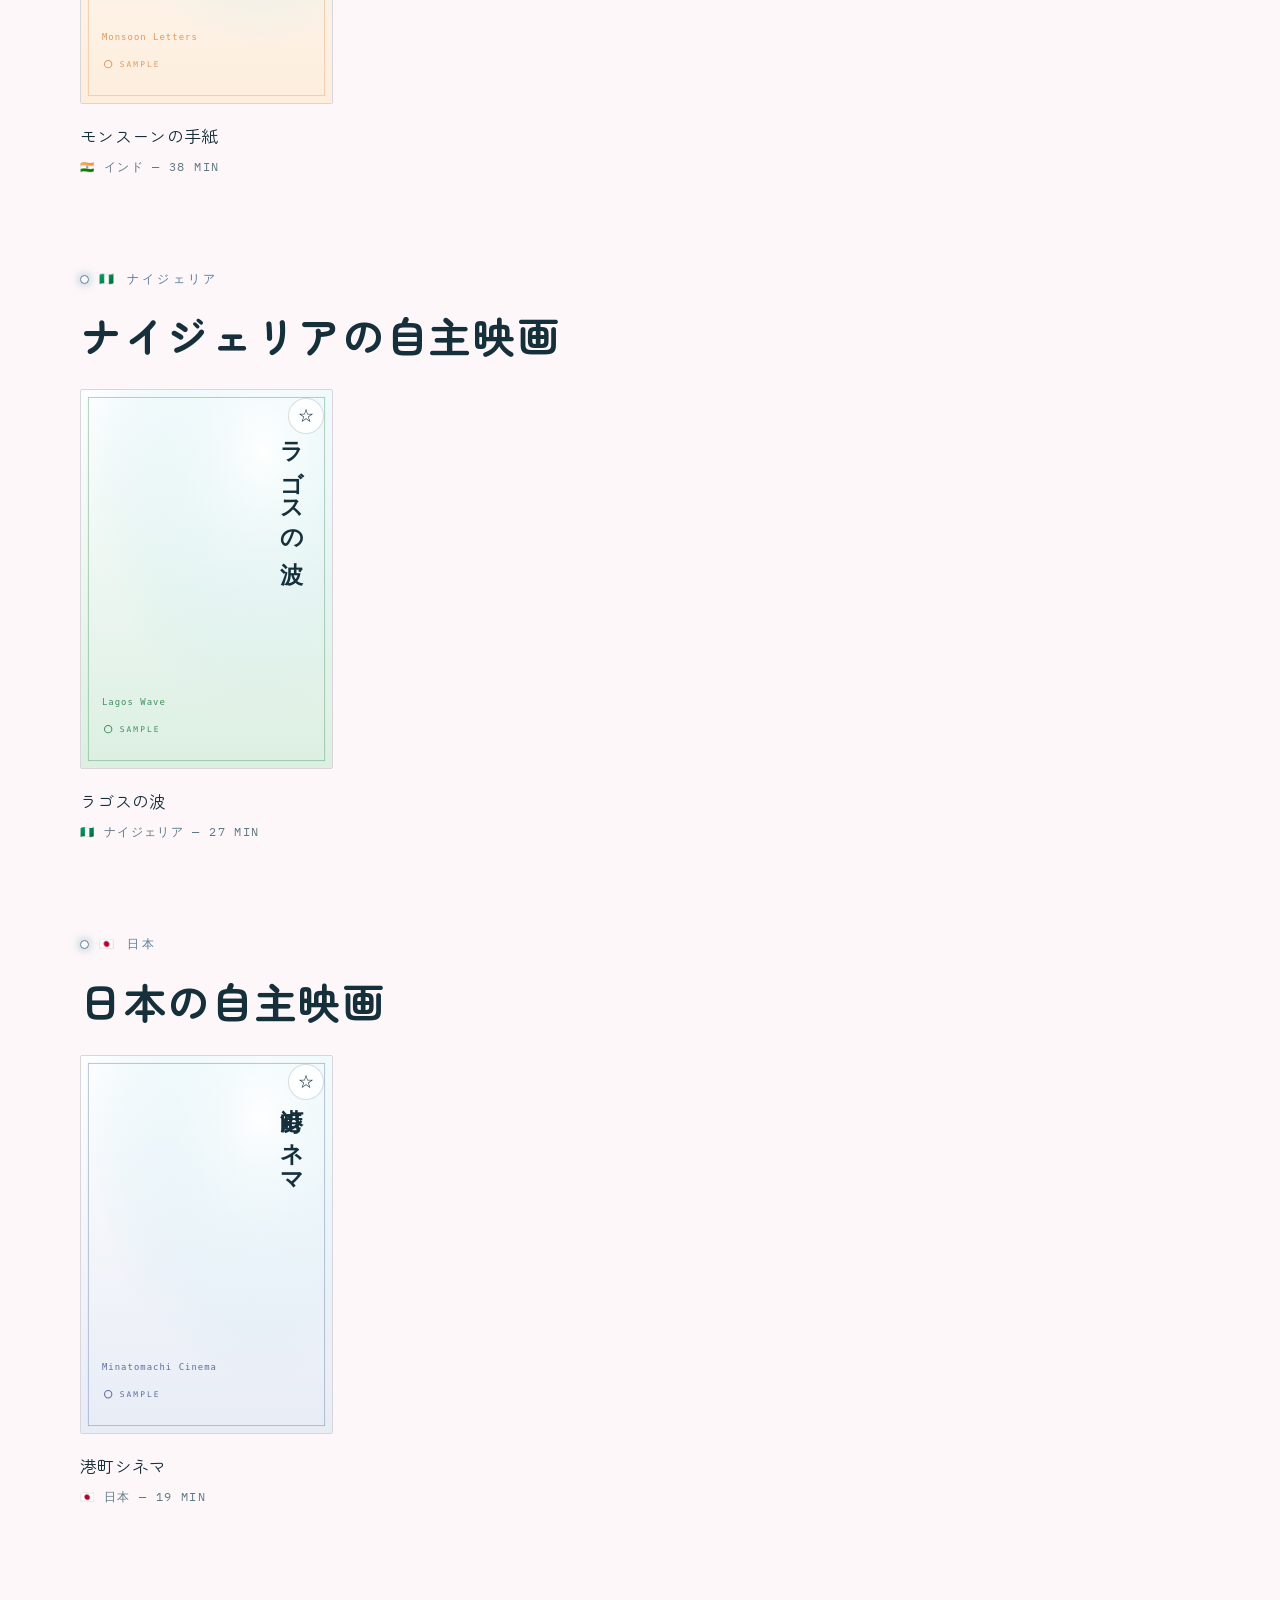
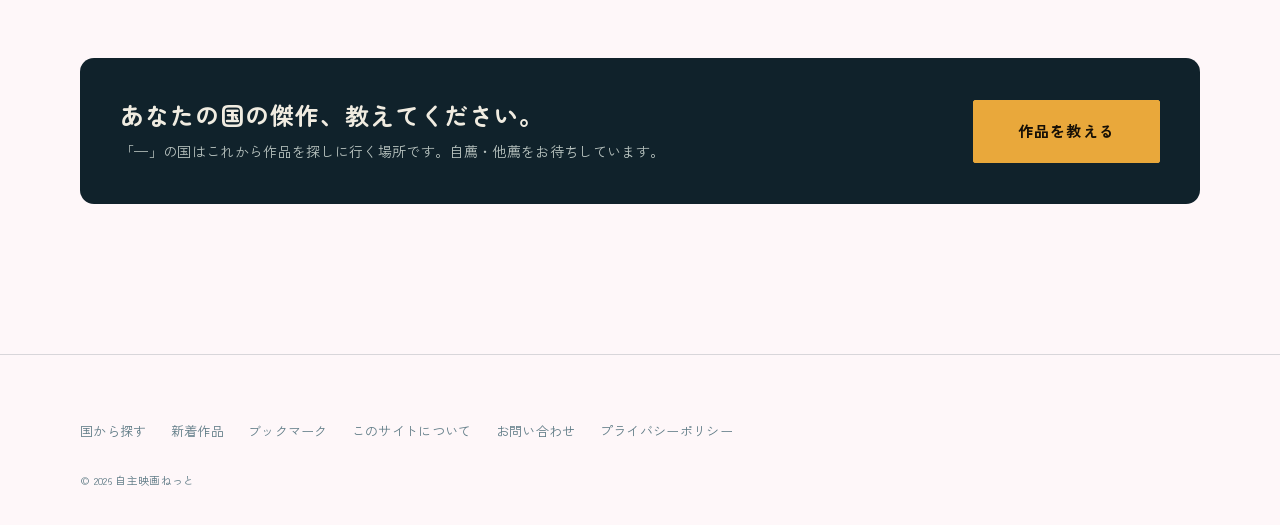
<file: countries.html>
<!DOCTYPE html>
<html lang="ja">
<head>
  <meta charset="UTF-8">
  <meta name="viewport" content="width=device-width, initial-scale=1.0">
  <title>国から探す | 自主映画ねっと</title>
  <meta name="description" content="世界の自主映画を国別に探せます。韓国、フランス、ブラジル、インド、ナイジェリア、日本など。">
  <meta property="og:type" content="article">
  <meta property="og:title" content="国から探す | 自主映画ねっと">
  <meta property="og:description" content="世界の自主映画を国別に探せます。韓国、フランス、ブラジル、インド、ナイジェリア、日本など。">
  <meta property="og:url" content="https://jisyueiga.net/countries.html">
  <meta property="og:image" content="https://jisyueiga.net/ogp.png">
  <meta property="og:site_name" content="自主映画ねっと">
  <meta name="twitter:card" content="summary_large_image">
  <link rel="canonical" href="https://jisyueiga.net/countries.html">
  <link rel="icon" href="favicon.ico">
  <link rel="apple-touch-icon" href="apple-touch-icon.png">
  <link rel="preconnect" href="https://fonts.googleapis.com">
  <link rel="preconnect" href="https://fonts.gstatic.com" crossorigin>
  <link href="https://fonts.googleapis.com/css2?family=Zen+Maru+Gothic:wght@700&family=Zen+Kaku+Gothic+New:wght@400;700&family=IBM+Plex+Mono&display=swap" rel="stylesheet">
  <link rel="stylesheet" href="uminet.css">
</head>
<body class="p-countries">

  <header class="site-header">
    <a class="site-header__logo" href="index.html">自主映画ねっと</a>
    <button class="nav-toggle" aria-expanded="false" aria-label="メニューを開く" aria-controls="global-nav">
      <span></span><span></span><span></span>
    </button>
    <nav class="global-nav" id="global-nav" aria-label="グローバルナビゲーション">
      <ul>
        <li><a href="index.html">トップ</a></li>
        <li><a href="countries.html" aria-current="page">国から探す</a></li>
        <li><a href="works.html">新着作品</a></li>
        <li><a href="about.html">このサイトについて</a></li>
        <li><a href="contact.html" class="nav-cta">作品を教える</a></li>
      </ul>
    </nav>
  </header>

  <main>
    <div class="page-header">
      <div class="container">
        <p class="page-header__en js-reveal">By Country</p>
        <h1 class="page-header__title js-reveal" data-delay="1">国から探す</h1>
      </div>
    </div>

    <div class="breadcrumb">
      <div class="container">
        <ol>
          <li><a href="index.html">トップ</a></li>
          <li aria-current="page">国から探す</li>
        </ol>
      </div>
    </div>

    <section class="section--tight section" style="padding-bottom: 0;">
      <div class="container">
        <p class="js-reveal" style="color: var(--color-muted); margin-bottom: 24px;">気になる国をタップすると、その国の作品へ移動します。（現在はサンプル表示です）</p>
        <ul class="country-grid js-reveal" data-delay="1">
          <li><a class="country-chip" href="#c-kr"><span class="flag" aria-hidden="true">🇰🇷</span>韓国<span class="cnt">1</span></a></li>
          <li><a class="country-chip" href="#c-fr"><span class="flag" aria-hidden="true">🇫🇷</span>フランス<span class="cnt">1</span></a></li>
          <li><a class="country-chip" href="#c-br"><span class="flag" aria-hidden="true">🇧🇷</span>ブラジル<span class="cnt">1</span></a></li>
          <li><a class="country-chip" href="#c-in"><span class="flag" aria-hidden="true">🇮🇳</span>インド<span class="cnt">1</span></a></li>
          <li><a class="country-chip" href="#c-ng"><span class="flag" aria-hidden="true">🇳🇬</span>ナイジェリア<span class="cnt">1</span></a></li>
          <li><a class="country-chip" href="#c-jp"><span class="flag" aria-hidden="true">🇯🇵</span>日本<span class="cnt">1</span></a></li>
        </ul>
      </div>
    </section>
    <section class="section--tight section" id="c-kr" style="padding-bottom: 0;">
      <div class="container">
        <div class="section-head js-reveal" style="margin-bottom: 24px;">
          <span class="section-head__en">🇰🇷 韓国</span>
          <h2 class="section-head__title">韓国の自主映画</h2>
        </div>
        <div class="works-grid js-reveal" data-delay="1">
          <a class="film-card" href="works.html">
            <div class="film-card__poster"><img src="film-kr.svg" alt="にわか雨（サンプル）" width="960" height="1440" loading="lazy"></div>
            <p class="film-card__title">にわか雨</p>
            <p class="film-card__meta">🇰🇷 韓国 — 22 MIN</p>
          </a>
        </div>
      </div>
    </section>
    <section class="section--tight section" id="c-fr" style="padding-bottom: 0;">
      <div class="container">
        <div class="section-head js-reveal" style="margin-bottom: 24px;">
          <span class="section-head__en">🇫🇷 フランス</span>
          <h2 class="section-head__title">フランスの自主映画</h2>
        </div>
        <div class="works-grid js-reveal" data-delay="1">
          <a class="film-card" href="works.html">
            <div class="film-card__poster"><img src="film-fr.svg" alt="引き潮（サンプル）" width="960" height="1440" loading="lazy"></div>
            <p class="film-card__title">引き潮</p>
            <p class="film-card__meta">🇫🇷 フランス — 31 MIN</p>
          </a>
        </div>
      </div>
    </section>
    <section class="section--tight section" id="c-br" style="padding-bottom: 0;">
      <div class="container">
        <div class="section-head js-reveal" style="margin-bottom: 24px;">
          <span class="section-head__en">🇧🇷 ブラジル</span>
          <h2 class="section-head__title">ブラジルの自主映画</h2>
        </div>
        <div class="works-grid js-reveal" data-delay="1">
          <a class="film-card" href="works.html">
            <div class="film-card__poster"><img src="film-br.svg" alt="青い街（サンプル）" width="960" height="1440" loading="lazy"></div>
            <p class="film-card__title">青い街</p>
            <p class="film-card__meta">🇧🇷 ブラジル — 45 MIN</p>
          </a>
        </div>
      </div>
    </section>
    <section class="section--tight section" id="c-in" style="padding-bottom: 0;">
      <div class="container">
        <div class="section-head js-reveal" style="margin-bottom: 24px;">
          <span class="section-head__en">🇮🇳 インド</span>
          <h2 class="section-head__title">インドの自主映画</h2>
        </div>
        <div class="works-grid js-reveal" data-delay="1">
          <a class="film-card" href="works.html">
            <div class="film-card__poster"><img src="film-in.svg" alt="モンスーンの手紙（サンプル）" width="960" height="1440" loading="lazy"></div>
            <p class="film-card__title">モンスーンの手紙</p>
            <p class="film-card__meta">🇮🇳 インド — 38 MIN</p>
          </a>
        </div>
      </div>
    </section>
    <section class="section--tight section" id="c-ng" style="padding-bottom: 0;">
      <div class="container">
        <div class="section-head js-reveal" style="margin-bottom: 24px;">
          <span class="section-head__en">🇳🇬 ナイジェリア</span>
          <h2 class="section-head__title">ナイジェリアの自主映画</h2>
        </div>
        <div class="works-grid js-reveal" data-delay="1">
          <a class="film-card" href="works.html">
            <div class="film-card__poster"><img src="film-ng.svg" alt="ラゴスの波（サンプル）" width="960" height="1440" loading="lazy"></div>
            <p class="film-card__title">ラゴスの波</p>
            <p class="film-card__meta">🇳🇬 ナイジェリア — 27 MIN</p>
          </a>
        </div>
      </div>
    </section>
    <section class="section--tight section" id="c-jp" style="padding-bottom: 0;">
      <div class="container">
        <div class="section-head js-reveal" style="margin-bottom: 24px;">
          <span class="section-head__en">🇯🇵 日本</span>
          <h2 class="section-head__title">日本の自主映画</h2>
        </div>
        <div class="works-grid js-reveal" data-delay="1">
          <a class="film-card" href="works.html">
            <div class="film-card__poster"><img src="film-jp.svg" alt="港町シネマ（サンプル）" width="960" height="1440" loading="lazy"></div>
            <p class="film-card__title">港町シネマ</p>
            <p class="film-card__meta">🇯🇵 日本 — 19 MIN</p>
          </a>
        </div>
      </div>
    </section>

    <section class="section">
      <div class="container js-reveal">
        <div class="sister">
          <div>
            <h2>あなたの国の傑作、教えてください。</h2>
            <p>「—」の国はこれから作品を探しに行く場所です。自薦・他薦をお待ちしています。</p>
          </div>
          <a class="button" href="contact.html">作品を教える</a>
        </div>
      </div>
    </section>

  </main>

  <footer class="site-footer">
    <div class="container">
      <nav class="site-footer__nav" aria-label="フッターナビゲーション">
        <ul>
          <li><a href="countries.html">国から探す</a></li>
          <li><a href="works.html">新着作品</a></li>
          <li><a href="bookmark.html">ブックマーク</a></li>
          <li><a href="about.html">このサイトについて</a></li>
          <li><a href="contact.html">お問い合わせ</a></li>
          <li><a href="privacy.html">プライバシーポリシー</a></li>
        </ul>
      </nav>
      <p><small>&copy; 2026 自主映画ねっと</small></p>
    </div>
  </footer>

  <button class="motion-stop">アニメーションを停止する</button>
  <script src="uminet.js" defer></script>
</body>
</html>
</file>
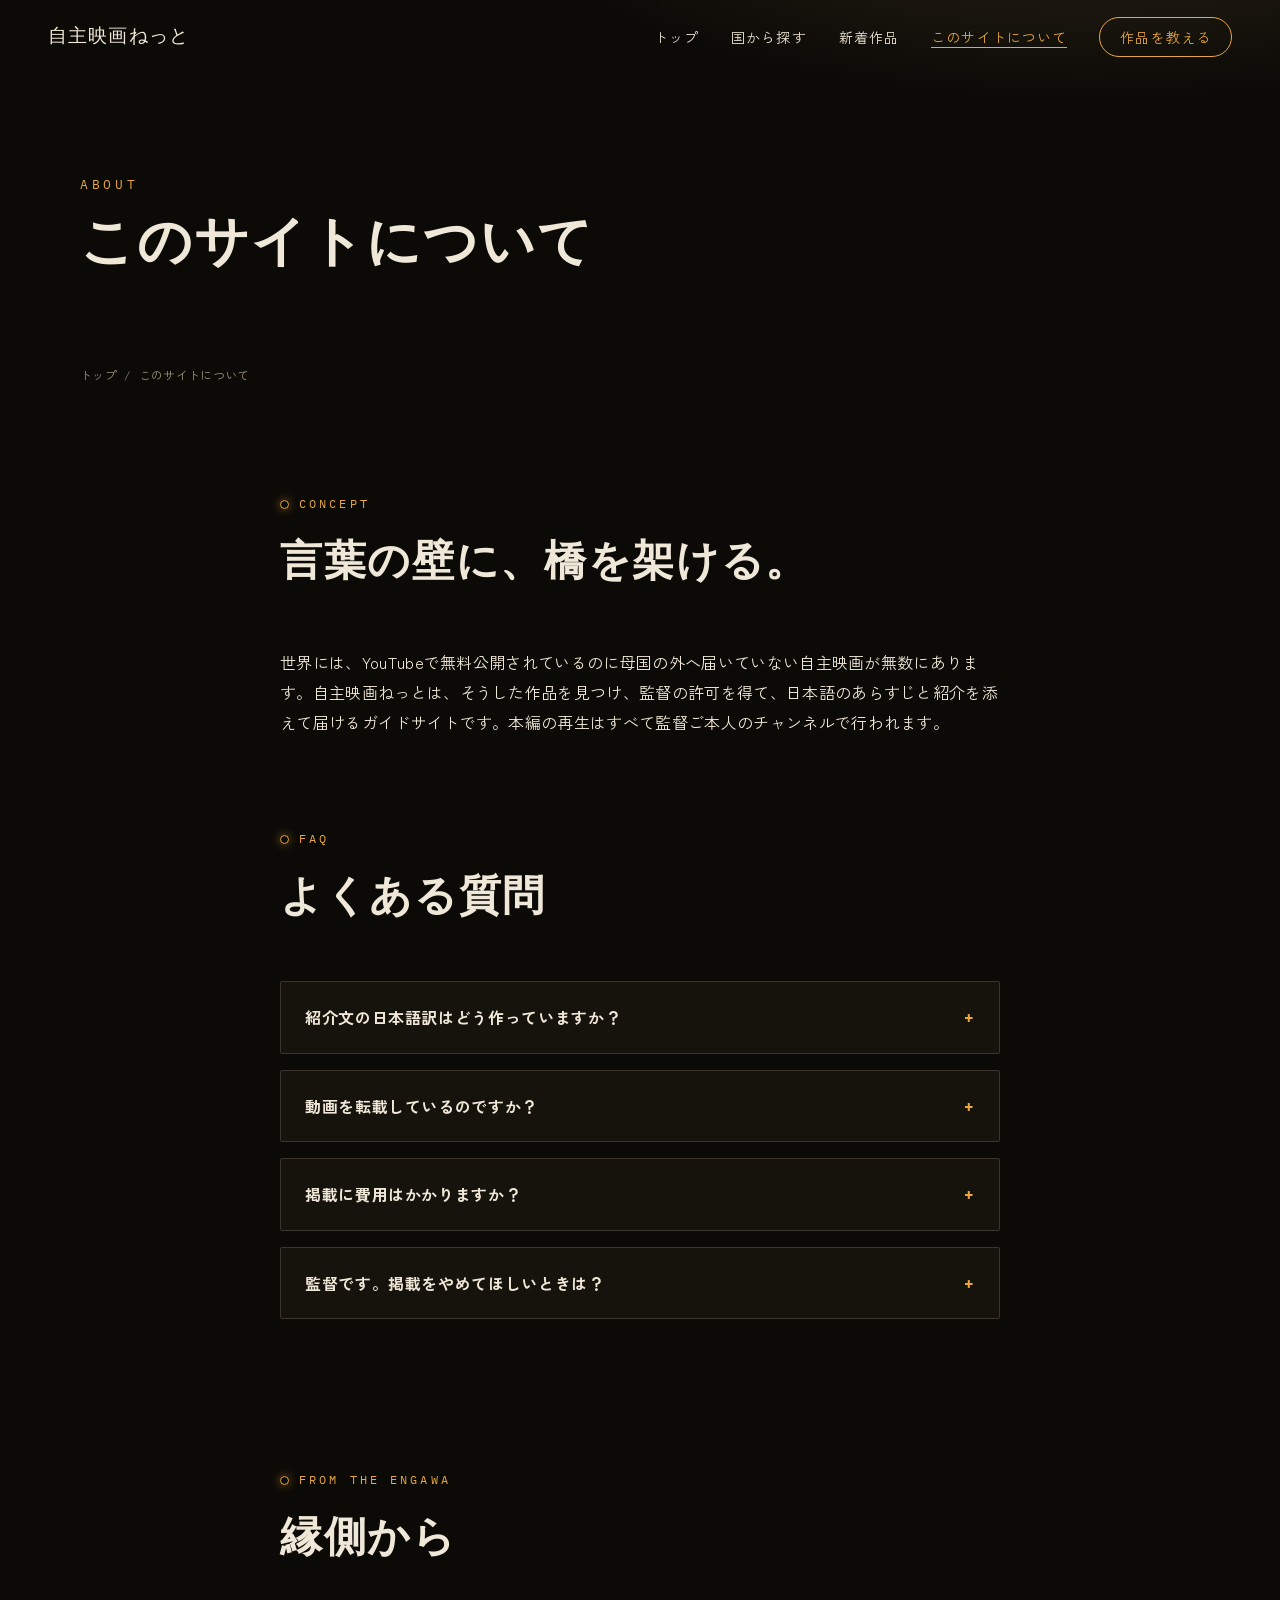
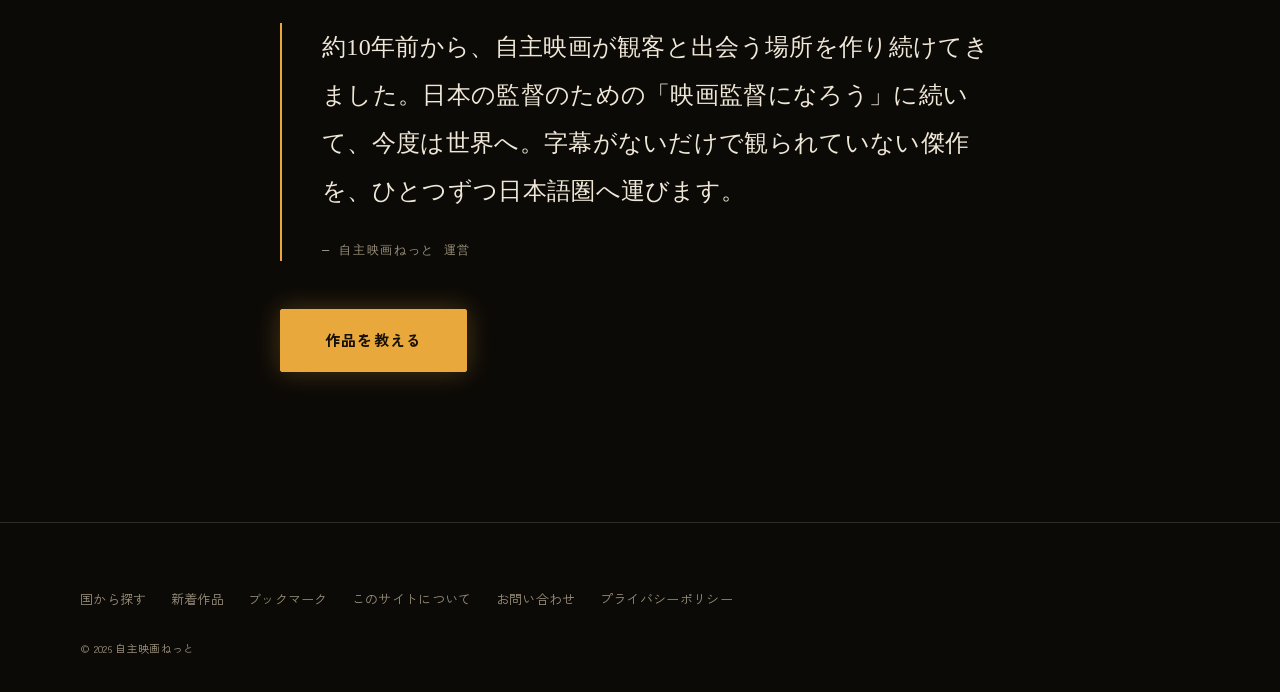
<file: film-br.html>
<!DOCTYPE html>
<html lang="ja">
<head>
  <meta charset="UTF-8">
  <meta name="viewport" content="width=device-width, initial-scale=1.0">
  <title>このサイトについて | 自主映画ねっと</title>
  <meta name="description" content="自主映画ねっとのコンセプトと仕組み。監督の許可を得て、日本語の紹介つきで世界の自主映画を届けます。">
  <meta property="og:type" content="article">
  <meta property="og:title" content="このサイトについて | 自主映画ねっと">
  <meta property="og:description" content="自主映画ねっとのコンセプトと仕組み。監督の許可を得て、日本語の紹介つきで世界の自主映画を届けます。">
  <meta property="og:url" content="https://jisyueiga.net/about.html">
  <meta property="og:image" content="https://jisyueiga.net/ogp.png">
  <meta property="og:site_name" content="自主映画ねっと">
  <meta name="twitter:card" content="summary_large_image">
  <link rel="canonical" href="https://jisyueiga.net/about.html">
  <link rel="icon" href="favicon.ico">
  <link rel="apple-touch-icon" href="apple-touch-icon.png">
  <link rel="preconnect" href="https://fonts.googleapis.com">
  <link rel="preconnect" href="https://fonts.gstatic.com" crossorigin>
  <link href="https://fonts.googleapis.com/css2?family=Zen+Maru+Gothic:wght@700&family=Zen+Kaku+Gothic+New:wght@400;700&family=IBM+Plex+Mono&display=swap" rel="stylesheet">
  <link rel="stylesheet" href="style.css">
</head>
<body class="p-about">

  <header class="site-header">
    <a class="site-header__logo" href="index.html">自主映画ねっと</a>
    <button class="nav-toggle" aria-expanded="false" aria-label="メニューを開く" aria-controls="global-nav">
      <span></span><span></span><span></span>
    </button>
    <nav class="global-nav" id="global-nav" aria-label="グローバルナビゲーション">
      <ul>
        <li><a href="index.html">トップ</a></li>
        <li><a href="countries.html">国から探す</a></li>
        <li><a href="works.html">新着作品</a></li>
        <li><a href="about.html" aria-current="page">このサイトについて</a></li>
        <li><a href="contact.html" class="nav-cta">作品を教える</a></li>
      </ul>
    </nav>
  </header>

  <main>
    <div class="page-header">
      <div class="container">
        <p class="page-header__en js-reveal">About</p>
        <h1 class="page-header__title js-reveal" data-delay="1">このサイトについて</h1>
      </div>
    </div>

    <div class="breadcrumb">
      <div class="container">
        <ol>
          <li><a href="index.html">トップ</a></li>
          <li aria-current="page">このサイトについて</li>
        </ol>
      </div>
    </div>

    <section class="section--tight section">
      <div class="container--narrow">
        <div class="section-head js-reveal">
          <span class="section-head__en">Concept</span>
          <h2 class="section-head__title">言葉の壁に、橋を架ける。</h2>
        </div>
        <p class="js-reveal">世界には、YouTubeで無料公開されているのに母国の外へ届いていない自主映画が無数にあります。自主映画ねっとは、そうした作品を見つけ、監督の許可を得て、日本語のあらすじと紹介を添えて届けるガイドサイトです。本編の再生はすべて監督ご本人のチャンネルで行われます。</p>
      </div>
    </section>

    <section class="section" style="padding-top: 0;">
      <div class="container--narrow">
        <div class="section-head js-reveal">
          <span class="section-head__en">FAQ</span>
          <h2 class="section-head__title">よくある質問</h2>
        </div>
        <div class="faq js-reveal" data-delay="1">
          <details>
            <summary>紹介文の日本語訳はどう作っていますか？</summary>
            <p>監督から提供いただいた情報とAI翻訳をもとに、運営が確認・編集して掲載しています。誤りを見つけた場合はお問い合わせからご指摘ください。</p>
          </details>
          <details>
            <summary>動画を転載しているのですか？</summary>
            <p>いいえ。当サイトは紹介とリンクのみで、再生はすべて監督ご本人のYouTubeチャンネルで行われます。再生数も監督のチャンネルに入ります。</p>
          </details>
          <details>
            <summary>掲載に費用はかかりますか？</summary>
            <p>かかりません。監督への請求も、観る人への課金もありません。</p>
          </details>
          <details>
            <summary>監督です。掲載をやめてほしいときは？</summary>
            <p>お問い合わせからご連絡いただければ、すみやかに取り下げます。掲載は常に監督の意思が最優先です。</p>
          </details>
        </div>
      </div>
    </section>

    <section class="section" style="padding-top: 0;">
      <div class="container--narrow">
        <div class="section-head js-reveal">
          <span class="section-head__en">From the Engawa</span>
          <h2 class="section-head__title">縁側から</h2>
        </div>
        <figure class="voice js-reveal" data-delay="1">
          <blockquote>
            <p>約10年前から、自主映画が観客と出会う場所を作り続けてきました。日本の監督のための「映画監督になろう」に続いて、今度は世界へ。字幕がないだけで観られていない傑作を、ひとつずつ日本語圏へ運びます。</p>
          </blockquote>
          <figcaption>— 自主映画ねっと 運営</figcaption>
        </figure>
        <div class="js-reveal" data-delay="2" style="margin-top: 48px;">
          <a class="button" href="contact.html">作品を教える</a>
        </div>
      </div>
    </section>

  </main>

  <footer class="site-footer">
    <div class="container">
      <nav class="site-footer__nav" aria-label="フッターナビゲーション">
        <ul>
          <li><a href="countries.html">国から探す</a></li>
          <li><a href="works.html">新着作品</a></li>
          <li><a href="bookmark.html">ブックマーク</a></li>
          <li><a href="about.html">このサイトについて</a></li>
          <li><a href="contact.html">お問い合わせ</a></li>
          <li><a href="privacy.html">プライバシーポリシー</a></li>
        </ul>
      </nav>
      <p><small>&copy; 2026 自主映画ねっと</small></p>
    </div>
  </footer>

  <button class="motion-stop">アニメーションを停止する</button>
  <script src="main.js" defer></script>
</body>
</html>
</file>
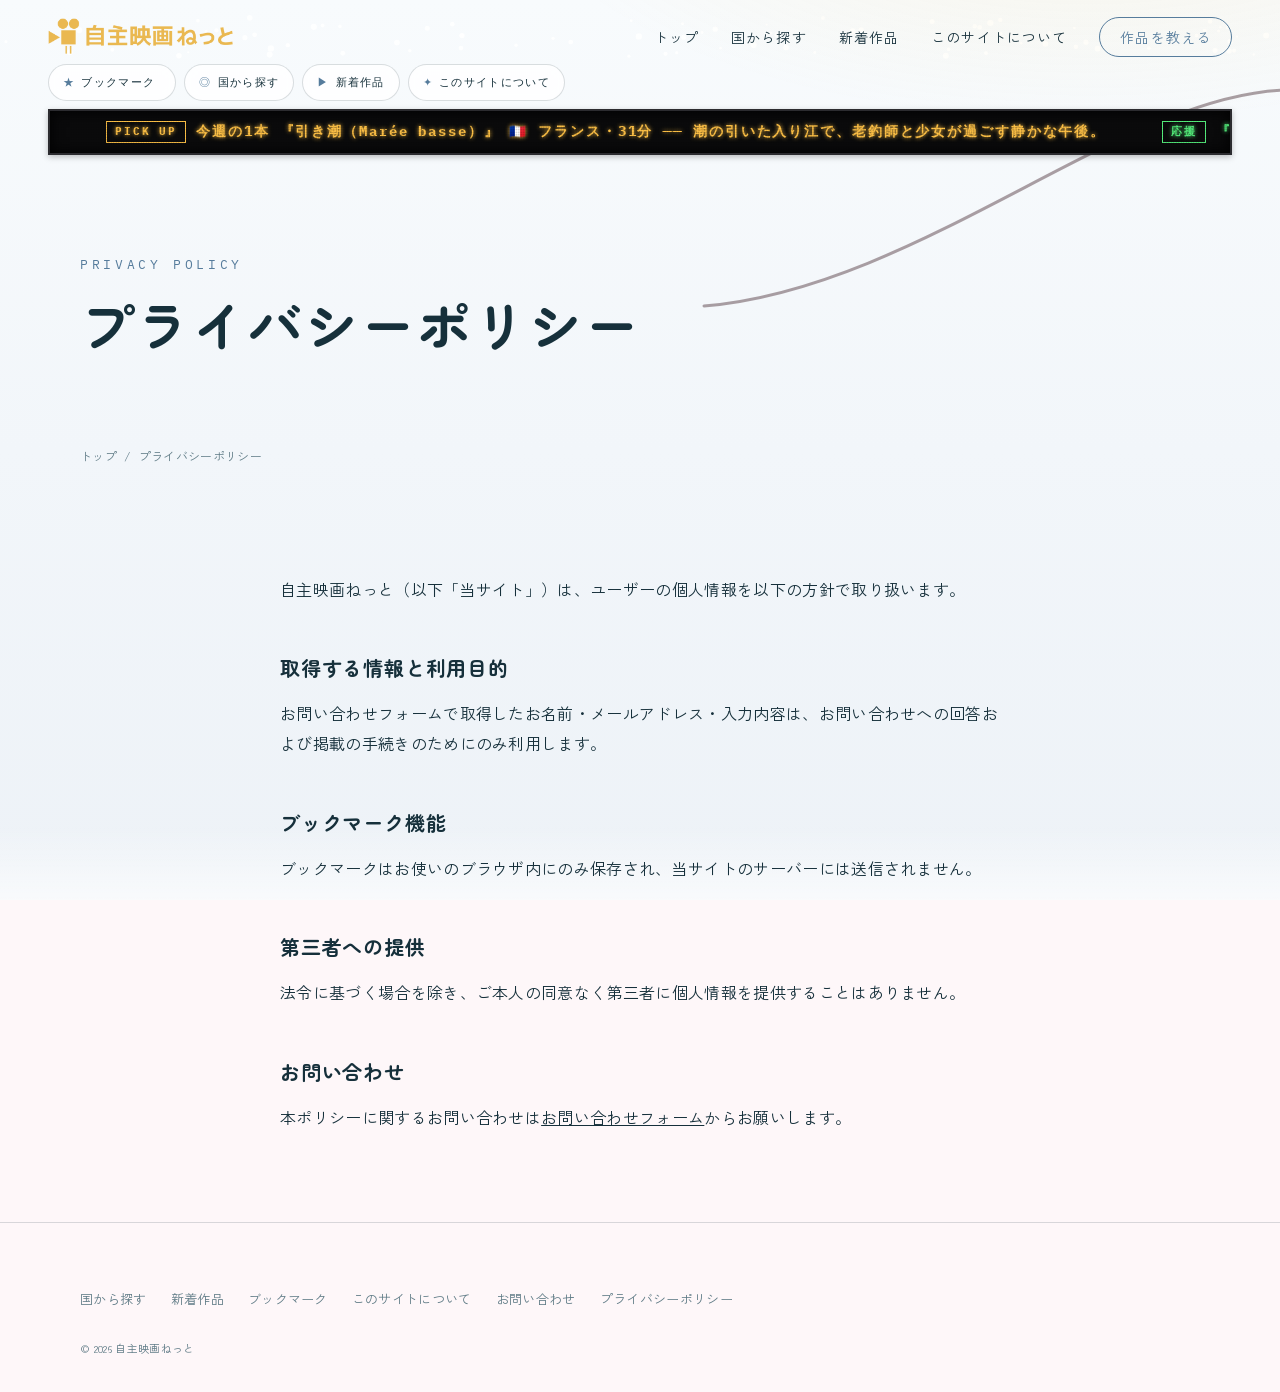
<file: privacy.html>
<!DOCTYPE html>
<html lang="ja">
<head>
  <meta charset="UTF-8">
  <meta name="viewport" content="width=device-width, initial-scale=1.0">
  <title>プライバシーポリシー | 自主映画ねっと</title>
  <meta name="description" content="自主映画ねっとの個人情報の取り扱いについて。">
  <meta property="og:type" content="article">
  <meta property="og:title" content="プライバシーポリシー | 自主映画ねっと">
  <meta property="og:description" content="自主映画ねっとの個人情報の取り扱いについて。">
  <meta property="og:url" content="https://jisyueiga.net/privacy.html">
  <meta property="og:image" content="https://jisyueiga.net/ogp.png">
  <meta property="og:site_name" content="自主映画ねっと">
  <meta name="twitter:card" content="summary_large_image">
  <link rel="canonical" href="https://jisyueiga.net/privacy.html">
  <link rel="icon" href="favicon.ico">
  <link rel="apple-touch-icon" href="apple-touch-icon.png">
  <link rel="preconnect" href="https://fonts.googleapis.com">
  <link rel="preconnect" href="https://fonts.gstatic.com" crossorigin>
  <link href="https://fonts.googleapis.com/css2?family=Zen+Maru+Gothic:wght@700&family=Zen+Kaku+Gothic+New:wght@400;700&family=IBM+Plex+Mono&display=swap" rel="stylesheet">
  <link rel="stylesheet" href="uminet.css">
</head>
<body class="p-privacy">

  <header class="site-header">
    <a class="site-header__logo" href="index.html">自主映画ねっと</a>
    <button class="nav-toggle" aria-expanded="false" aria-label="メニューを開く" aria-controls="global-nav">
      <span></span><span></span><span></span>
    </button>
    <nav class="global-nav" id="global-nav" aria-label="グローバルナビゲーション">
      <ul>
        <li><a href="index.html">トップ</a></li>
        <li><a href="countries.html">国から探す</a></li>
        <li><a href="works.html">新着作品</a></li>
        <li><a href="about.html">このサイトについて</a></li>
        <li><a href="contact.html" class="nav-cta">作品を教える</a></li>
      </ul>
    </nav>
  </header>

  <main>
    <div class="page-header">
      <div class="container">
        <p class="page-header__en js-reveal">Privacy Policy</p>
        <h1 class="page-header__title js-reveal" data-delay="1">プライバシーポリシー</h1>
      </div>
    </div>

    <div class="breadcrumb">
      <div class="container">
        <ol>
          <li><a href="index.html">トップ</a></li>
          <li aria-current="page">プライバシーポリシー</li>
        </ol>
      </div>
    </div>

    <section class="section--tight section">
      <div class="container--narrow js-reveal">
        <p>自主映画ねっと（以下「当サイト」）は、ユーザーの個人情報を以下の方針で取り扱います。</p>
        <h2 style="font-size: 20px; margin: 2.5em 0 0.8em;">取得する情報と利用目的</h2>
        <p>お問い合わせフォームで取得したお名前・メールアドレス・入力内容は、お問い合わせへの回答および掲載の手続きのためにのみ利用します。</p>
        <h2 style="font-size: 20px; margin: 2.5em 0 0.8em;">ブックマーク機能</h2>
        <p>ブックマークはお使いのブラウザ内にのみ保存され、当サイトのサーバーには送信されません。</p>
        <h2 style="font-size: 20px; margin: 2.5em 0 0.8em;">第三者への提供</h2>
        <p>法令に基づく場合を除き、ご本人の同意なく第三者に個人情報を提供することはありません。</p>
        <h2 style="font-size: 20px; margin: 2.5em 0 0.8em;">お問い合わせ</h2>
        <p>本ポリシーに関するお問い合わせは<a href="contact.html">お問い合わせフォーム</a>からお願いします。</p>
      </div>
    </section>

  </main>

  <footer class="site-footer">
    <div class="container">
      <nav class="site-footer__nav" aria-label="フッターナビゲーション">
        <ul>
          <li><a href="countries.html">国から探す</a></li>
          <li><a href="works.html">新着作品</a></li>
          <li><a href="bookmark.html">ブックマーク</a></li>
          <li><a href="about.html">このサイトについて</a></li>
          <li><a href="contact.html">お問い合わせ</a></li>
          <li><a href="privacy.html">プライバシーポリシー</a></li>
        </ul>
      </nav>
      <p><small>&copy; 2026 自主映画ねっと</small></p>
    </div>
  </footer>

  <button class="motion-stop">アニメーションを停止する</button>
  <script src="uminet.js" defer></script>
</body>
</html>
</file>
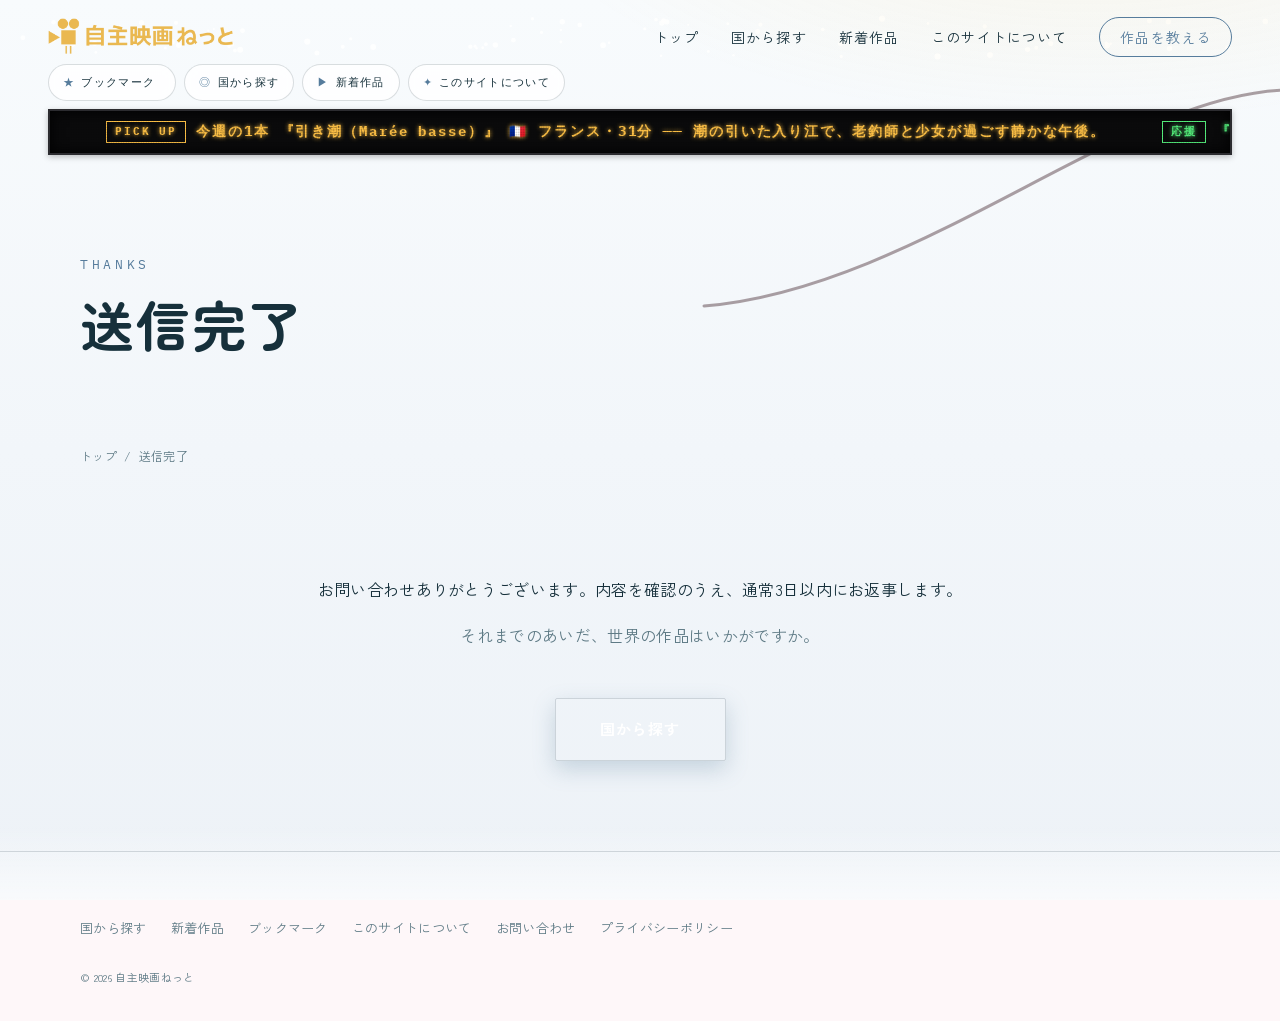
<file: thanks.html>
<!DOCTYPE html>
<html lang="ja">
<head>
  <meta charset="UTF-8">
  <meta name="viewport" content="width=device-width, initial-scale=1.0">
  <title>送信完了 | 自主映画ねっと</title>
  <meta name="description" content="お問い合わせを受け付けました。">
  <meta name="robots" content="noindex">
  <meta property="og:type" content="article">
  <meta property="og:title" content="送信完了 | 自主映画ねっと">
  <meta property="og:description" content="お問い合わせを受け付けました。">
  <meta property="og:url" content="https://jisyueiga.net/thanks.html">
  <meta property="og:image" content="https://jisyueiga.net/ogp.png">
  <meta property="og:site_name" content="自主映画ねっと">
  <meta name="twitter:card" content="summary_large_image">
  <link rel="canonical" href="https://jisyueiga.net/thanks.html">
  <link rel="icon" href="favicon.ico">
  <link rel="apple-touch-icon" href="apple-touch-icon.png">
  <link rel="preconnect" href="https://fonts.googleapis.com">
  <link rel="preconnect" href="https://fonts.gstatic.com" crossorigin>
  <link href="https://fonts.googleapis.com/css2?family=Zen+Maru+Gothic:wght@700&family=Zen+Kaku+Gothic+New:wght@400;700&family=IBM+Plex+Mono&display=swap" rel="stylesheet">
  <link rel="stylesheet" href="uminet.css">
</head>
<body class="p-thanks">

  <header class="site-header">
    <a class="site-header__logo" href="index.html">自主映画ねっと</a>
    <button class="nav-toggle" aria-expanded="false" aria-label="メニューを開く" aria-controls="global-nav">
      <span></span><span></span><span></span>
    </button>
    <nav class="global-nav" id="global-nav" aria-label="グローバルナビゲーション">
      <ul>
        <li><a href="index.html">トップ</a></li>
        <li><a href="countries.html">国から探す</a></li>
        <li><a href="works.html">新着作品</a></li>
        <li><a href="about.html">このサイトについて</a></li>
        <li><a href="contact.html" aria-current="page" class="nav-cta">作品を教える</a></li>
      </ul>
    </nav>
  </header>

  <main>
    <div class="page-header">
      <div class="container">
        <p class="page-header__en js-reveal">Thanks</p>
        <h1 class="page-header__title js-reveal" data-delay="1">送信完了</h1>
      </div>
    </div>

    <div class="breadcrumb">
      <div class="container">
        <ol>
          <li><a href="index.html">トップ</a></li>
          <li aria-current="page">送信完了</li>
        </ol>
      </div>
    </div>

    <section class="section--tight section">
      <div class="container--narrow" style="text-align: center;">
        <p class="js-reveal">お問い合わせありがとうございます。内容を確認のうえ、通常3日以内にお返事します。</p>
        <p class="js-reveal" data-delay="1" style="margin-top: 1em; color: var(--color-muted);">それまでのあいだ、世界の作品はいかがですか。</p>
        <div class="js-reveal" data-delay="2" style="margin-top: 48px;">
          <a class="button button--ghost" href="countries.html">国から探す</a>
        </div>
      </div>
    </section>

  </main>

  <footer class="site-footer">
    <div class="container">
      <nav class="site-footer__nav" aria-label="フッターナビゲーション">
        <ul>
          <li><a href="countries.html">国から探す</a></li>
          <li><a href="works.html">新着作品</a></li>
          <li><a href="bookmark.html">ブックマーク</a></li>
          <li><a href="about.html">このサイトについて</a></li>
          <li><a href="contact.html">お問い合わせ</a></li>
          <li><a href="privacy.html">プライバシーポリシー</a></li>
        </ul>
      </nav>
      <p><small>&copy; 2026 自主映画ねっと</small></p>
    </div>
  </footer>

  <button class="motion-stop">アニメーションを停止する</button>
  <script src="uminet.js" defer></script>
</body>
</html>
</file>
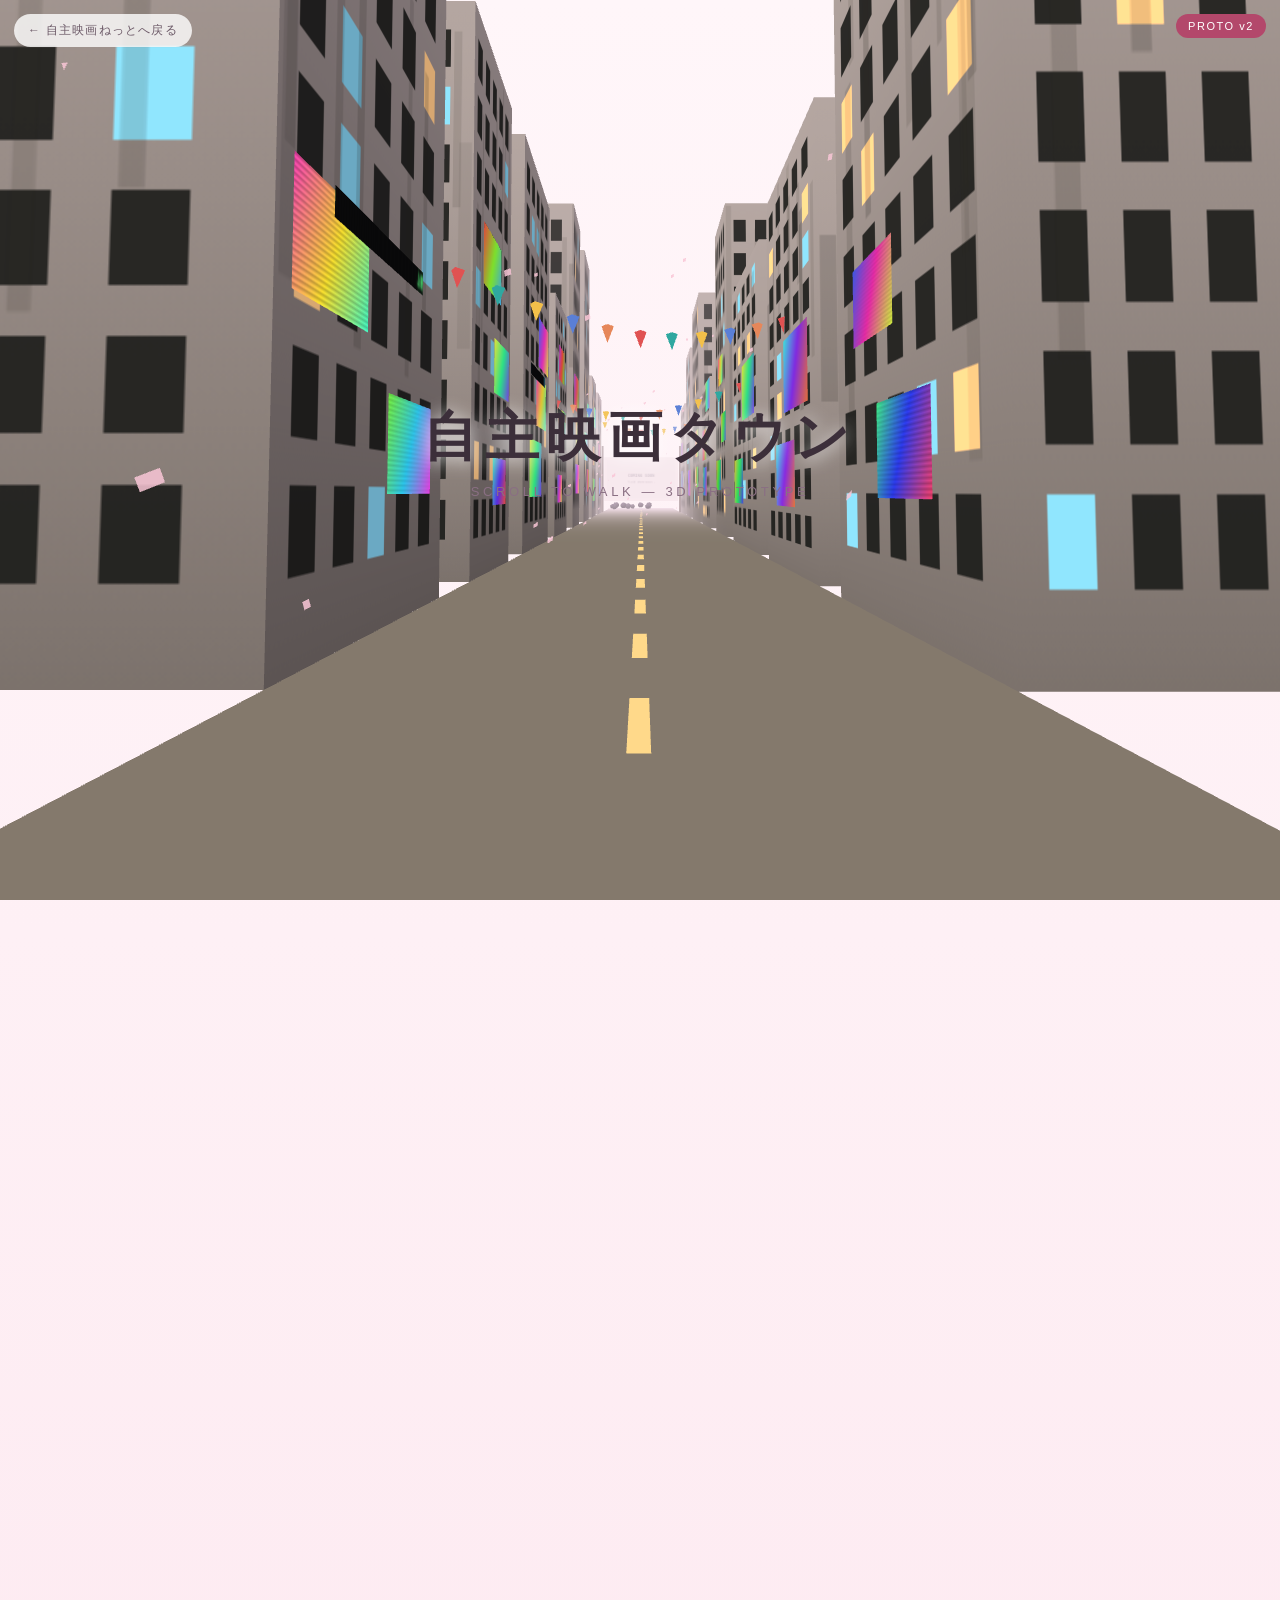
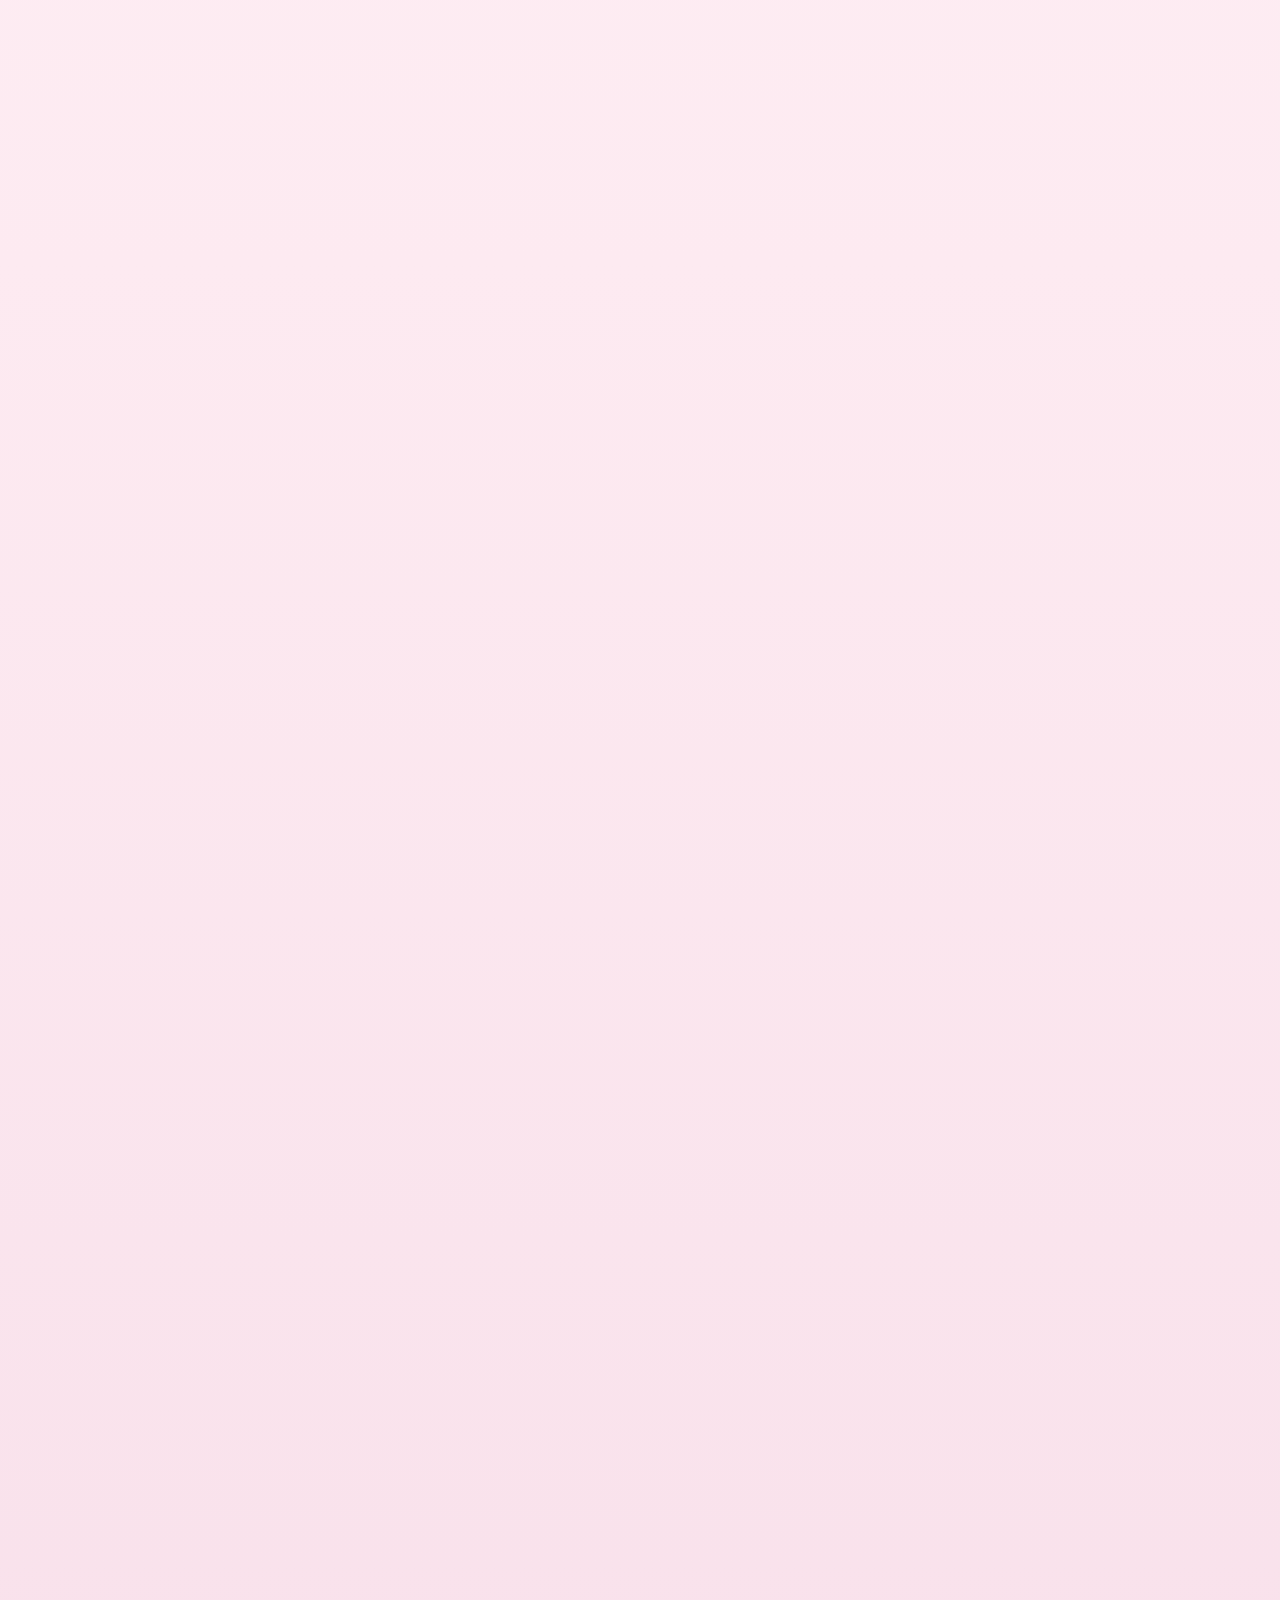
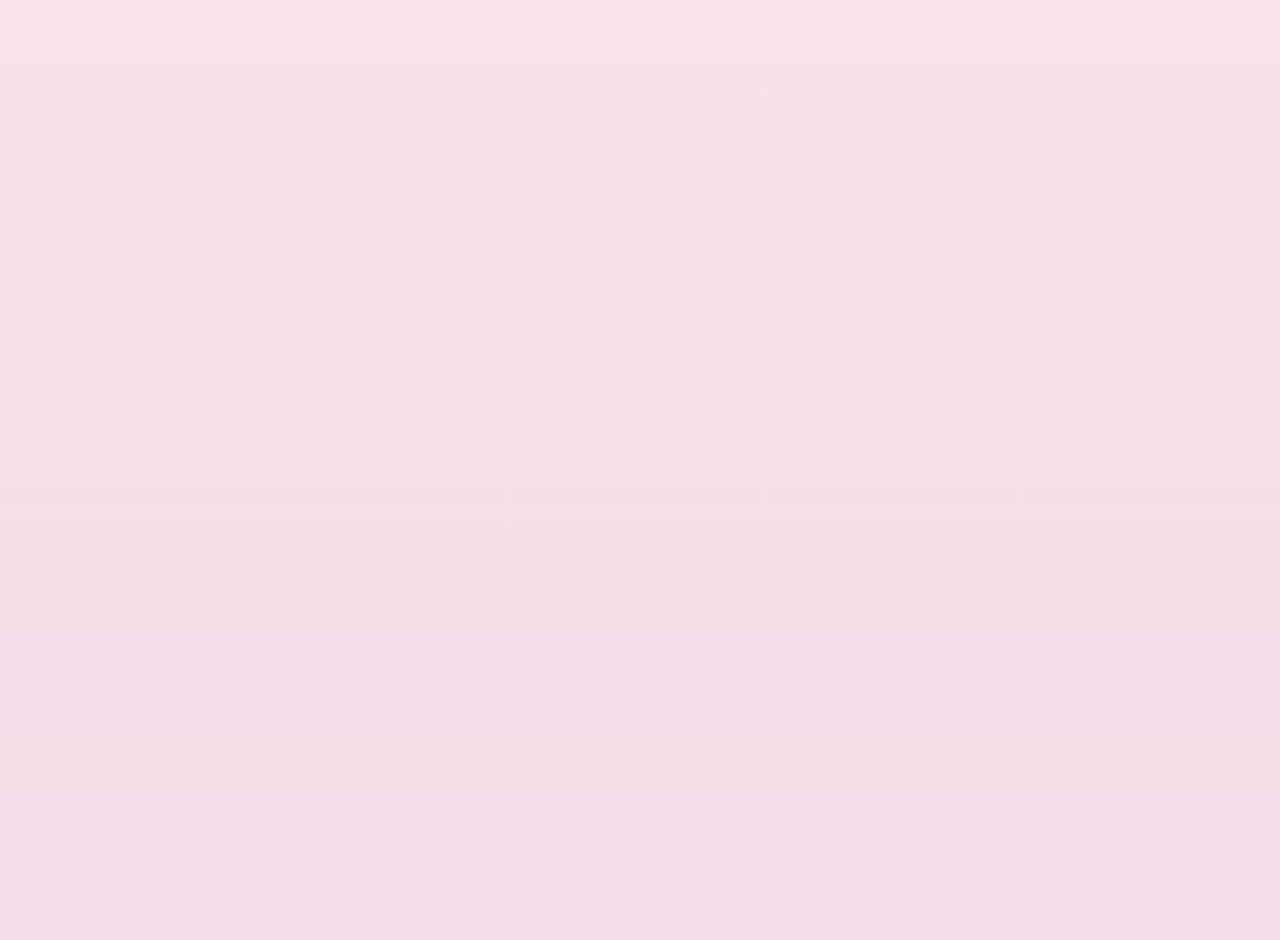
<file: town3d.html>
<!DOCTYPE html>
<html lang="ja">
<head>
  <meta charset="UTF-8">
  <meta name="viewport" content="width=device-width, initial-scale=1.0">
  <title>自主映画タウン 3D（試作） | 自主映画ねっと</title>
  <meta name="description" content="バーチャル自主映画タウンの3D試作。スクロールで街を歩いて、野外スクリーンへ。">
  <meta name="robots" content="noindex">
  <link rel="icon" href="favicon.ico">
  <style>
    * { margin: 0; box-sizing: border-box; }
    html { scroll-behavior: auto; }
    body {
      font-family: "Zen Kaku Gothic New", "Hiragino Kaku Gothic ProN", sans-serif;
      background: linear-gradient(180deg, #fff6f9 0%, #fdeaf1 45%, #f6dce8 100%);
      color: #3c2f3a;
      height: 460svh;                 /* スクロールの長さ=歩く距離 */
    }
    #stage { position: fixed; inset: 0; }
    canvas { display: block; }
    .hud {
      position: fixed; inset: 0; pointer-events: none;
      display: grid; place-content: center; text-align: center;
      transition: opacity 0.6s;
    }
    .hud h1 { font-size: clamp(26px, 7vw, 54px); letter-spacing: 0.14em; text-shadow: 0 2px 18px rgba(255,255,255,0.9); }
    .hud p { margin-top: 10px; font-size: 13px; letter-spacing: 0.28em; color: #8a6f83; }
    .hud.is-hidden { opacity: 0; }
    .end {
      position: fixed; left: 0; right: 0; bottom: 7svh;
      text-align: center; opacity: 0; transition: opacity 0.6s; pointer-events: none;
    }
    .end.is-on { opacity: 1; pointer-events: auto; }
    .end a {
      display: inline-block; padding: 14px 38px;
      background: #b3486b; color: #fff; text-decoration: none;
      border-radius: 3px; font-weight: 700; letter-spacing: 0.1em;
      box-shadow: 0 10px 26px rgba(179, 72, 107, 0.4);
    }
    .back {
      position: fixed; top: 14px; left: 14px; z-index: 5;
      font-size: 12px; letter-spacing: 0.1em; color: #6d5a68;
      background: rgba(255,255,255,0.8); padding: 8px 14px; border-radius: 999px;
      text-decoration: none;
    }
  </style>
</head>
<body>
  <a class="back" href="index.html">← 自主映画ねっとへ戻る</a>
  <div style="position:fixed;top:14px;right:14px;z-index:5;font-size:11px;letter-spacing:0.14em;color:#fff;background:#b3486b;padding:6px 12px;border-radius:999px;">PROTO v2</div>
  <div id="stage"></div>
  <div class="hud" id="hud">
    <h1>自主映画タウン</h1>
    <p>SCROLL TO WALK — 3D PROTOTYPE</p>
  </div>
  <div class="end" id="end">
    <a href="works.html">上映中の作品を見る ▶</a>
  </div>

  <script>
  function initTown() {
    var stage = document.getElementById("stage");
    var W = innerWidth, H = innerHeight;
    var renderer = new THREE.WebGLRenderer({ antialias: true, alpha: true });
    renderer.setPixelRatio(Math.min(devicePixelRatio, 2));
    renderer.setSize(W, H);
    stage.appendChild(renderer.domElement);

    var scene = new THREE.Scene();
    scene.fog = new THREE.Fog(0xf8e4ee, 26, 90);
    var camera = new THREE.PerspectiveCamera(58, W / H, 0.1, 220);

    scene.add(new THREE.HemisphereLight(0xfff2f6, 0x9a8496, 1.05));
    var sun = new THREE.DirectionalLight(0xfff0d8, 0.8);
    sun.position.set(-6, 14, 6);
    scene.add(sun);

    /* ---- テクスチャ工房(canvasで自作) ---- */
    function tex(w, h, draw) {
      var c = document.createElement("canvas");
      c.width = w; c.height = h;
      draw(c.getContext("2d"), w, h);
      var t = new THREE.CanvasTexture(c);
      t.anisotropy = 4;
      return t;
    }
    // 廃墟の壁(コンクリ+暗い窓穴+汚れ)
    function ruinTex(seed) {
      return tex(256, 512, function (g, w, h) {
        g.fillStyle = "#8f8f86"; g.fillRect(0, 0, w, h);
        var grad = g.createLinearGradient(0, 0, 0, h);
        grad.addColorStop(0, "rgba(255,255,255,0.14)");
        grad.addColorStop(1, "rgba(30,30,26,0.3)");
        g.fillStyle = grad; g.fillRect(0, 0, w, h);
        for (var y = 26; y < h - 20; y += 52) {
          for (var x = 18; x < w - 30; x += 46) {
            var lit = Math.random() < 0.12;
            g.fillStyle = lit ? (Math.random() < 0.5 ? "#ffd98a" : "#7fdcef") : "rgba(22,24,22,0.88)";
            g.fillRect(x, y, 26, 34);
          }
        }
        for (var i = 0; i < 9; i++) {   // 雨染み
          g.fillStyle = "rgba(40,40,34," + (0.08 + Math.random() * 0.12) + ")";
          var sx = Math.random() * w;
          g.fillRect(sx, Math.random() * h * 0.4, 5 + Math.random() * 10, 90 + Math.random() * 150);
        }
      });
    }
    // ド派手モニター(毎フレーム描き換え)
    function makeMonitor() {
      var c = document.createElement("canvas");
      c.width = 128; c.height = 80;
      var g = c.getContext("2d");
      var t = new THREE.CanvasTexture(c);
      return {
        texture: t,
        hue: Math.random() * 360,
        speed: 0.6 + Math.random() * 0.8,
        update: function () {
          this.hue = (this.hue + this.speed) % 360;
          var gr = g.createLinearGradient(0, 0, 128, 80);
          gr.addColorStop(0, "hsl(" + this.hue + ",95%,62%)");
          gr.addColorStop(0.5, "hsl(" + ((this.hue + 90) % 360) + ",95%,58%)");
          gr.addColorStop(1, "hsl(" + ((this.hue + 200) % 360) + ",95%,62%)");
          g.fillStyle = gr; g.fillRect(0, 0, 128, 80);
          g.fillStyle = "rgba(0,0,0,0.25)";
          for (var y = 0; y < 80; y += 4) g.fillRect(0, y, 128, 1.6);
          t.needsUpdate = true;
        }
      };
    }
    // 流れる電光掲示板
    function makeMarquee(text, color) {
      var c = document.createElement("canvas");
      c.width = 512; c.height = 40;
      var g = c.getContext("2d");
      var t = new THREE.CanvasTexture(c);
      t.wrapS = THREE.RepeatWrapping;
      var off = 0;
      return {
        texture: t,
        update: function () {
          off = (off + 1.6) % 512;
          g.fillStyle = "#0a0a0b"; g.fillRect(0, 0, 512, 40);
          g.font = "bold 26px 'IBM Plex Mono', monospace";
          g.fillStyle = color;
          g.shadowColor = color; g.shadowBlur = 10;
          g.fillText(text, 512 - off, 29);
          g.fillText(text, 512 - off + 620, 29);
          g.shadowBlur = 0;
          g.fillStyle = "rgba(0,0,0,0.4)";
          for (var x = 0; x < 512; x += 3) g.fillRect(x, 0, 1, 40);
          t.needsUpdate = true;
        }
      };
    }
    // 野外スクリーン
    var screenTex = tex(512, 288, function (g) {
      g.fillStyle = "#f6f4ee"; g.fillRect(0, 0, 512, 288);
      g.fillStyle = "#8d8a92";
      g.font = "bold 30px 'IBM Plex Mono', monospace";
      g.textAlign = "center";
      g.fillText("COMING SOON", 256, 128);
      g.font = "18px sans-serif";
      g.fillText("『引き潮（Marée basse）』", 256, 172);
    });

    /* ---- 街を建てる ---- */
    var STREET = 6.4;                 // 道幅
    var monitors = [], marquees = [];
    var conc = new THREE.MeshLambertMaterial({ color: 0x8f8f86 });

    function building(z, side) {
      var w = 4 + Math.random() * 3, d = 4 + Math.random() * 2.5, h = 7 + Math.random() * 9;
      var m = new THREE.Mesh(
        new THREE.BoxGeometry(w, h, d),
        new THREE.MeshLambertMaterial({ map: ruinTex() })
      );
      m.position.set(side * (STREET / 2 + w / 2), h / 2, z);
      scene.add(m);
      // 正面(道路側)にモニターを2〜3枚
      var n = 2 + (Math.random() < 0.5 ? 1 : 0);
      for (var k = 0; k < n; k++) {
        var mon = makeMonitor();
        monitors.push(mon);
        var pw = 1.6 + Math.random() * 1.2, ph = pw * 0.62;
        var p = new THREE.Mesh(
          new THREE.PlaneGeometry(pw, ph),
          new THREE.MeshBasicMaterial({ map: mon.texture })
        );
        p.position.set(
          side * (STREET / 2 - 0.02),
          1.8 + k * 2.2 + Math.random() * 0.8,
          z + (Math.random() - 0.5) * d * 0.6
        );
        p.rotation.y = -side * Math.PI / 2;
        scene.add(p);
      }
      // たまに電光掲示板
      if (Math.random() < 0.55) {
        var colors = ["#ffc247", "#56f07d", "#ff6ad5", "#59d7ff"];
        var mq = makeMarquee("上映中 引き潮 ── 応援メッセージ募集 ── AD発売中 ", colors[Math.floor(Math.random() * 4)]);
        marquees.push(mq);
        var strip = new THREE.Mesh(
          new THREE.PlaneGeometry(3.4, 0.34),
          new THREE.MeshBasicMaterial({ map: mq.texture })
        );
        strip.position.set(side * (STREET / 2 - 0.03), 4.6 + Math.random() * 2, z);
        strip.rotation.y = -side * Math.PI / 2;
        scene.add(strip);
      }
    }
    for (var z = -6; z > -66; z -= 7.5) { building(z, -1); building(z, 1); }

    // 道路
    var road = new THREE.Mesh(
      new THREE.PlaneGeometry(STREET, 90),
      new THREE.MeshLambertMaterial({ color: 0x4c4a44 })
    );
    road.rotation.x = -Math.PI / 2;
    road.position.z = -35;
    scene.add(road);
    for (var lz = -2; lz > -70; lz -= 3) {   // センターライン
      var line = new THREE.Mesh(
        new THREE.PlaneGeometry(0.16, 1.4),
        new THREE.MeshBasicMaterial({ color: 0xffd98a })
      );
      line.rotation.x = -Math.PI / 2;
      line.position.set(0, 0.01, lz);
      scene.add(line);
    }

    // 万国旗(色つき三角の列)を2本
    function bunting(y, z1, z2, flip) {
      var cols = [0xe05252, 0x2fa8a0, 0xf3c04a, 0x5a7fd6, 0xe6875a];
      for (var i = 0; i <= 10; i++) {
        var t = i / 10;
        var x = (t - 0.5) * STREET * (flip ? -1 : 1);
        var fy = y - Math.sin(t * Math.PI) * 0.7;
        var flag = new THREE.Mesh(
          new THREE.ConeGeometry(0.14, 0.34, 3),
          new THREE.MeshBasicMaterial({ color: cols[i % 5] })
        );
        flag.position.set(x, fy, z1 + (z2 - z1) * t);
        flag.rotation.z = Math.PI;
        scene.add(flag);
      }
    }
    bunting(5.4, -10, -14, false);
    bunting(5.0, -22, -27, true);
    bunting(5.6, -38, -43, false);

    // 突き当たりの野外スクリーン+ポール+観客
    var endZ = -62;
    var sc = new THREE.Mesh(
      new THREE.PlaneGeometry(5.6, 3.15),
      new THREE.MeshBasicMaterial({ map: screenTex })
    );
    sc.position.set(0, 2.7, endZ);
    scene.add(sc);
    var frame = new THREE.Mesh(
      new THREE.PlaneGeometry(6.0, 3.55),
      new THREE.MeshBasicMaterial({ color: 0xfaf7f0 })
    );
    frame.position.set(0, 2.7, endZ - 0.02);
    scene.add(frame);
    [-3.15, 3.15].forEach(function (x) {
      var pole = new THREE.Mesh(
        new THREE.CylinderGeometry(0.07, 0.09, 5.4, 8),
        new THREE.MeshLambertMaterial({ color: 0x3e382f })
      );
      pole.position.set(x, 2.7, endZ - 0.05);
      scene.add(pole);
    });
    for (var a = 0; a < 12; a++) {   // 観客の頭
      var head = new THREE.Mesh(
        new THREE.SphereGeometry(0.16 + Math.random() * 0.07, 10, 10),
        new THREE.MeshLambertMaterial({ color: 0x2a2433 })
      );
      head.position.set((Math.random() - 0.5) * 4.6, 0.5 + Math.random() * 0.15, endZ + 2.2 + Math.random() * 1.6);
      scene.add(head);
    }

    // 桜吹雪(切れ込み入りは遠景なので簡略の板)
    var petals = [];
    var petalGeo = new THREE.PlaneGeometry(0.14, 0.1);
    var petalMat = new THREE.MeshBasicMaterial({ color: 0xf9c6d6, transparent: true, opacity: 0.85, side: THREE.DoubleSide });
    for (var pi = 0; pi < 110; pi++) {
      var pe = new THREE.Mesh(petalGeo, petalMat);
      pe.position.set((Math.random() - 0.5) * 14, Math.random() * 9, -Math.random() * 66);
      pe.userData = { vy: 0.008 + Math.random() * 0.012, ph: Math.random() * 6.3 };
      scene.add(pe);
      petals.push(pe);
    }

    /* ---- スクロール=歩行 ---- */
    var hud = document.getElementById("hud");
    var end = document.getElementById("end");
    function progress() {
      var max = document.body.scrollHeight - innerHeight;
      return max > 0 ? Math.min(scrollY / max, 1) : 0;
    }
    var clock = new THREE.Clock();
    function loop() {
      var p = progress();
      var t = clock.getElapsedTime();
      camera.position.z = 4 - p * 58;                    // 4 → -54 (スクリーン手前)
      camera.position.x = Math.sin(t * 0.6) * 0.12;      // 歩く揺れ
      camera.position.y = 1.7 + Math.sin(t * 1.2) * 0.04;
      camera.lookAt(0, 2.2, camera.position.z - 10);
      hud.classList.toggle("is-hidden", p > 0.06);
      end.classList.toggle("is-on", p > 0.93);
      monitors.forEach(function (m) { m.update(); });
      marquees.forEach(function (m) { m.update(); });
      petals.forEach(function (pe) {
        pe.position.y -= pe.userData.vy;
        pe.position.x += Math.sin(t + pe.userData.ph) * 0.004;
        pe.rotation.x += 0.02; pe.rotation.y += 0.03;
        if (pe.position.y < 0) pe.position.y = 9;
      });
      renderer.render(scene, camera);
      requestAnimationFrame(loop);
    }
    loop();

    addEventListener("resize", function () {
      W = innerWidth; H = innerHeight;
      camera.aspect = W / H;
      camera.updateProjectionMatrix();
      renderer.setSize(W, H);
    }, { passive: true });
  }

  /* three.js 三段構えローダー: ローカル → CDN → エラー表示 */
  (function () {
    function fail() {
      var d = document.createElement("div");
      d.style.cssText = "position:fixed;inset:0;display:grid;place-content:center;text-align:center;background:#fff6f9;color:#7a5a70;font-size:14px;line-height:2;padding:24px;z-index:99";
      d.innerHTML = "3D部品(three.js)の読み込みに失敗しました。<br>通信環境を変えて再読み込みしてみてください。";
      document.body.appendChild(d);
    }
    function tryCdn() {
      var c = document.createElement("script");
      c.src = "https://cdn.jsdelivr.net/npm/three@0.147.0/build/three.min.js";
      c.onload = function () { window.THREE ? initTown() : fail(); };
      c.onerror = fail;
      document.head.appendChild(c);
    }
    var s = document.createElement("script");
    s.src = "three.min.js";
    s.onload = function () { window.THREE ? initTown() : tryCdn(); };
    s.onerror = tryCdn;
    document.head.appendChild(s);
  })();
  </script>
</body>
</html>
</file>
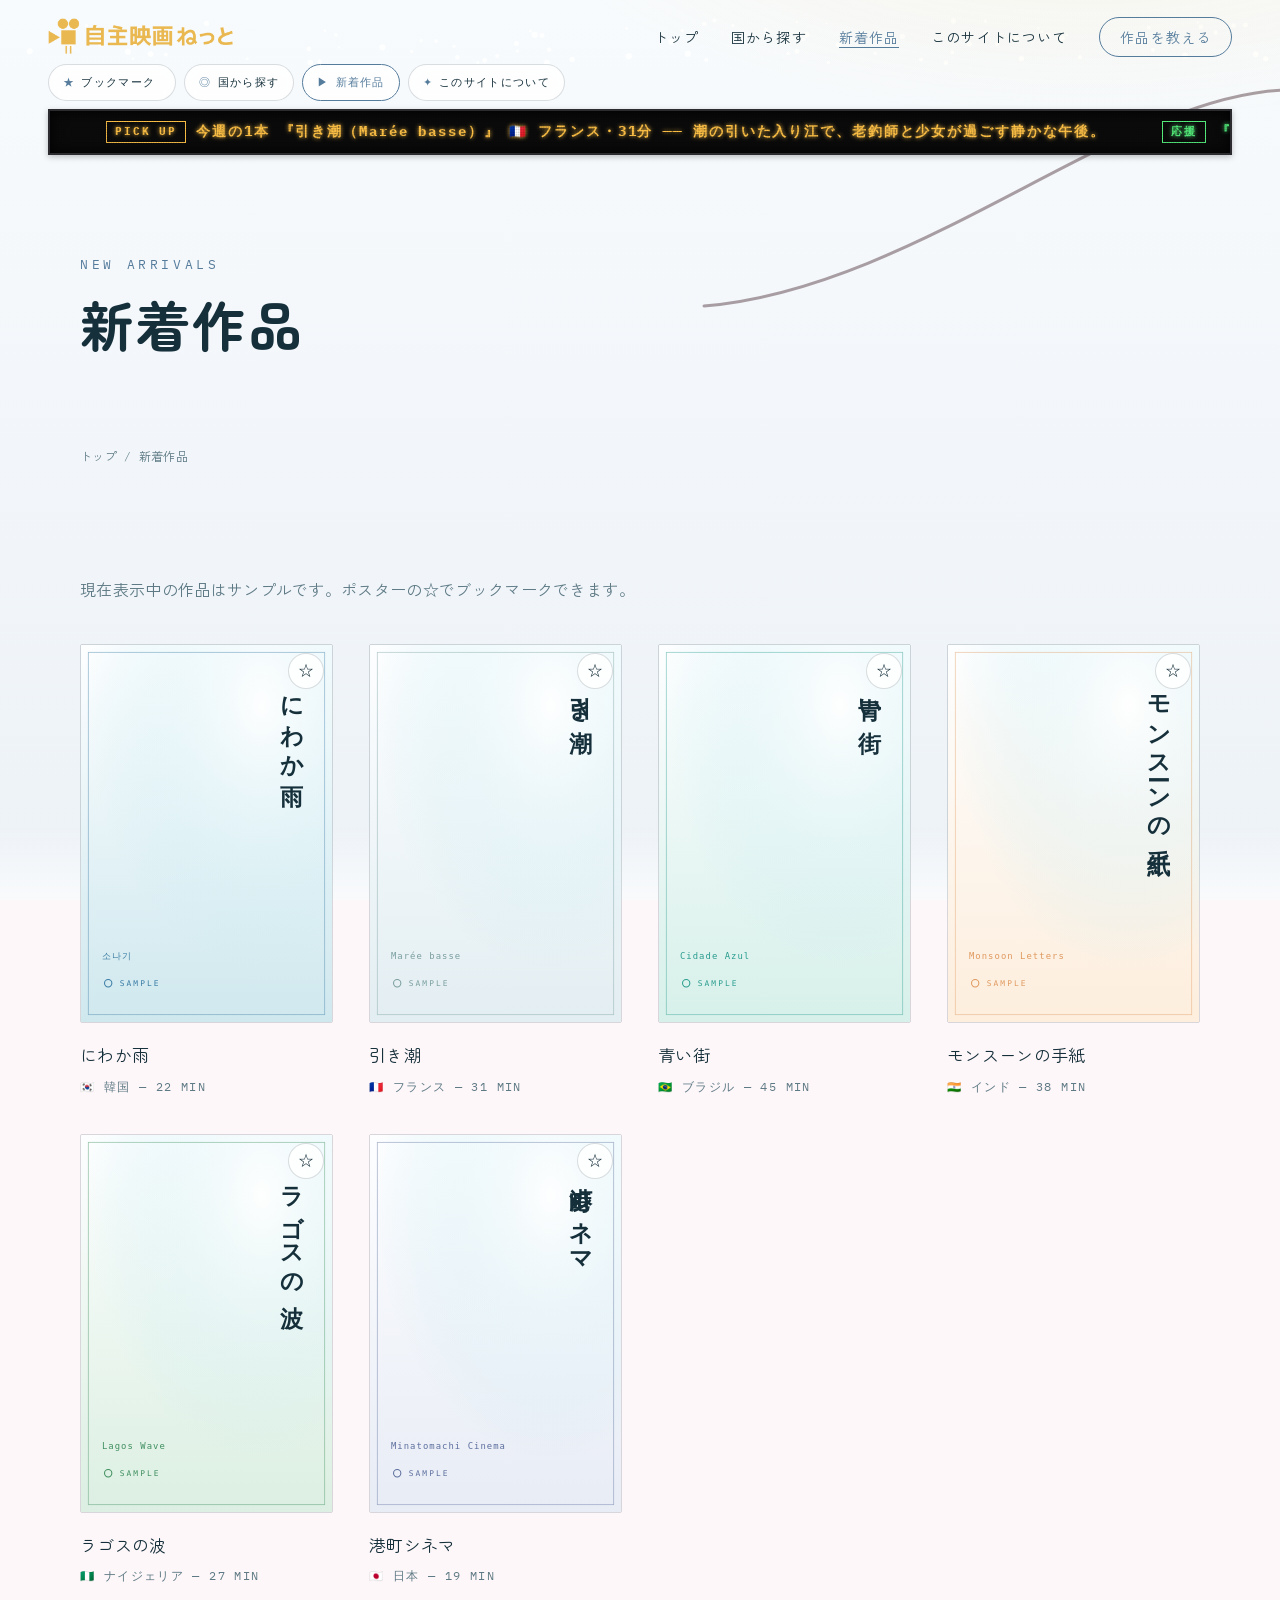
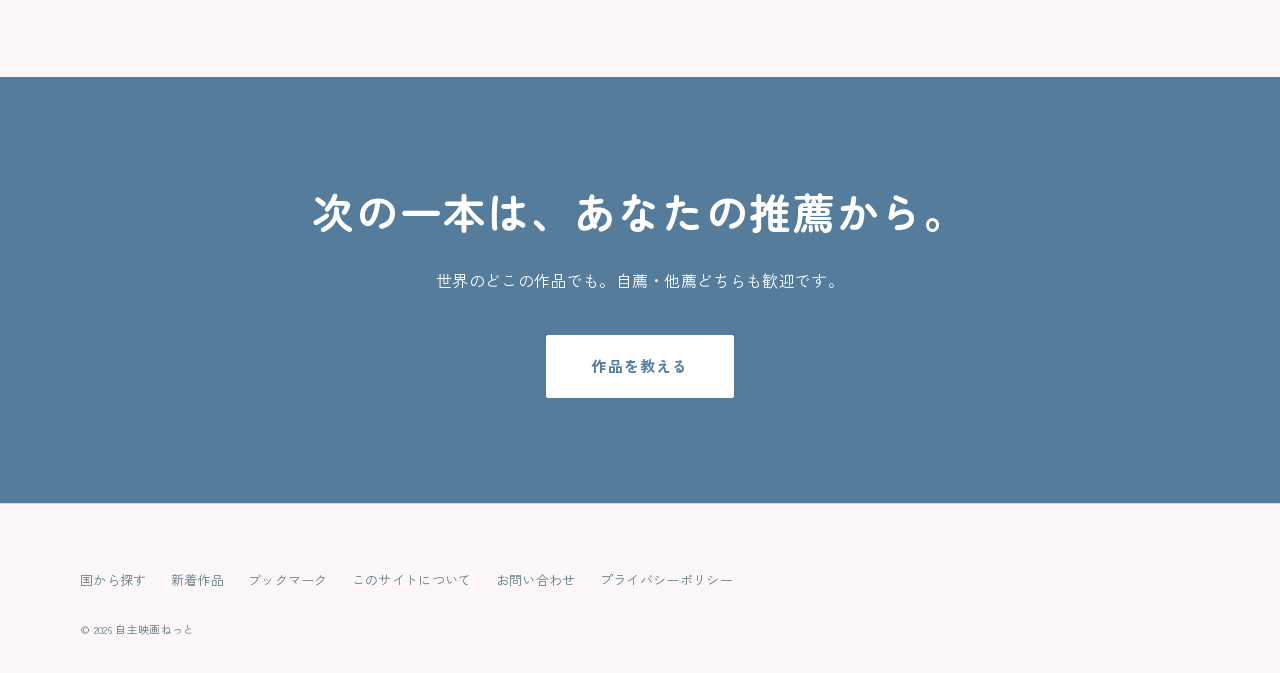
<file: works.html>
<!DOCTYPE html>
<html lang="ja">
<head>
  <meta charset="UTF-8">
  <meta name="viewport" content="width=device-width, initial-scale=1.0">
  <title>新着作品 | 自主映画ねっと</title>
  <meta name="description" content="自主映画ねっとの新着作品一覧。世界中の自主映画を日本語の紹介つきで。">
  <meta property="og:type" content="article">
  <meta property="og:title" content="新着作品 | 自主映画ねっと">
  <meta property="og:description" content="自主映画ねっとの新着作品一覧。世界中の自主映画を日本語の紹介つきで。">
  <meta property="og:url" content="https://jisyueiga.net/works.html">
  <meta property="og:image" content="https://jisyueiga.net/ogp.png">
  <meta property="og:site_name" content="自主映画ねっと">
  <meta name="twitter:card" content="summary_large_image">
  <link rel="canonical" href="https://jisyueiga.net/works.html">
  <link rel="icon" href="favicon.ico">
  <link rel="apple-touch-icon" href="apple-touch-icon.png">
  <link rel="preconnect" href="https://fonts.googleapis.com">
  <link rel="preconnect" href="https://fonts.gstatic.com" crossorigin>
  <link href="https://fonts.googleapis.com/css2?family=Zen+Maru+Gothic:wght@700&family=Zen+Kaku+Gothic+New:wght@400;700&family=IBM+Plex+Mono&display=swap" rel="stylesheet">
  <link rel="stylesheet" href="uminet.css">
</head>
<body class="p-works">

  <header class="site-header">
    <a class="site-header__logo" href="index.html">自主映画ねっと</a>
    <button class="nav-toggle" aria-expanded="false" aria-label="メニューを開く" aria-controls="global-nav">
      <span></span><span></span><span></span>
    </button>
    <nav class="global-nav" id="global-nav" aria-label="グローバルナビゲーション">
      <ul>
        <li><a href="index.html">トップ</a></li>
        <li><a href="countries.html">国から探す</a></li>
        <li><a href="works.html" aria-current="page">新着作品</a></li>
        <li><a href="about.html">このサイトについて</a></li>
        <li><a href="contact.html" class="nav-cta">作品を教える</a></li>
      </ul>
    </nav>
  </header>

  <main>
    <div class="page-header">
      <div class="container">
        <p class="page-header__en js-reveal">New Arrivals</p>
        <h1 class="page-header__title js-reveal" data-delay="1">新着作品</h1>
      </div>
    </div>

    <div class="breadcrumb">
      <div class="container">
        <ol>
          <li><a href="index.html">トップ</a></li>
          <li aria-current="page">新着作品</li>
        </ol>
      </div>
    </div>

    <section class="section--tight section">
      <div class="container">
        <p class="js-reveal" style="color: var(--color-muted); margin-bottom: 40px;">現在表示中の作品はサンプルです。ポスターの☆でブックマークできます。</p>
        <div class="works-grid js-reveal" data-delay="1">
          <a class="film-card" href="works.html">
            <div class="film-card__poster"><img src="film-kr.svg" alt="にわか雨（サンプル）" width="960" height="1440" loading="lazy"></div>
            <p class="film-card__title">にわか雨</p>
            <p class="film-card__meta">🇰🇷 韓国 — 22 MIN</p>
          </a>
          <a class="film-card" href="works.html">
            <div class="film-card__poster"><img src="film-fr.svg" alt="引き潮（サンプル）" width="960" height="1440" loading="lazy"></div>
            <p class="film-card__title">引き潮</p>
            <p class="film-card__meta">🇫🇷 フランス — 31 MIN</p>
          </a>
          <a class="film-card" href="works.html">
            <div class="film-card__poster"><img src="film-br.svg" alt="青い街（サンプル）" width="960" height="1440" loading="lazy"></div>
            <p class="film-card__title">青い街</p>
            <p class="film-card__meta">🇧🇷 ブラジル — 45 MIN</p>
          </a>
          <a class="film-card" href="works.html">
            <div class="film-card__poster"><img src="film-in.svg" alt="モンスーンの手紙（サンプル）" width="960" height="1440" loading="lazy"></div>
            <p class="film-card__title">モンスーンの手紙</p>
            <p class="film-card__meta">🇮🇳 インド — 38 MIN</p>
          </a>
          <a class="film-card" href="works.html">
            <div class="film-card__poster"><img src="film-ng.svg" alt="ラゴスの波（サンプル）" width="960" height="1440" loading="lazy"></div>
            <p class="film-card__title">ラゴスの波</p>
            <p class="film-card__meta">🇳🇬 ナイジェリア — 27 MIN</p>
          </a>
          <a class="film-card" href="works.html">
            <div class="film-card__poster"><img src="film-jp.svg" alt="港町シネマ（サンプル）" width="960" height="1440" loading="lazy"></div>
            <p class="film-card__title">港町シネマ</p>
            <p class="film-card__meta">🇯🇵 日本 — 19 MIN</p>
          </a>
        </div>
      </div>
    </section>

    <section class="cta-band">
      <div class="container">
        <h2 class="section-head__title js-reveal">次の一本は、あなたの推薦から。</h2>
        <p class="js-reveal" data-delay="1">世界のどこの作品でも。自薦・他薦どちらも歓迎です。</p>
        <a class="button js-reveal" data-delay="2" href="contact.html">作品を教える</a>
      </div>
    </section>

  </main>

  <footer class="site-footer">
    <div class="container">
      <nav class="site-footer__nav" aria-label="フッターナビゲーション">
        <ul>
          <li><a href="countries.html">国から探す</a></li>
          <li><a href="works.html">新着作品</a></li>
          <li><a href="bookmark.html">ブックマーク</a></li>
          <li><a href="about.html">このサイトについて</a></li>
          <li><a href="contact.html">お問い合わせ</a></li>
          <li><a href="privacy.html">プライバシーポリシー</a></li>
        </ul>
      </nav>
      <p><small>&copy; 2026 自主映画ねっと</small></p>
    </div>
  </footer>

  <button class="motion-stop">アニメーションを停止する</button>
  <script src="uminet.js" defer></script>
</body>
</html>
</file>
<file: uminet.css>
@charset "UTF-8";
/* ============================================================
   映画監督になろう — style.css
   方向: ダーク×発光(映写機の光)。トークン→ベース→レイアウト
   →コンポーネント→モーション→停止ポリシー(スターター基盤継承)
   ============================================================ */

/* ---------- 1. トークン ---------- */
:root {
  --color-bg: #f4f9fb;           /* 暗幕: 上映中の客席の黒(暖色寄り) */
  --color-surface: #ffffff;      /* 煤: カード・フォームの面 */
  --color-text: #16303b;         /* 銀幕: スクリーンの生成り白 */
  --color-muted: #5e7a85;        /* 残光: 補助テキスト */
  --color-accent: #0b7d91;       /* 映写光: タングステンランプのアンバー */
  --color-accent-ink: #ffffff;   /* accent上の文字色 */
  --color-line: rgba(22, 48, 59, 0.16);
  --color-glow: #f6c453;         /* ハレーション */

  --font-display: "Zen Maru Gothic", "Hiragino Mincho ProN", "Yu Mincho", serif;
  --font-body: "Zen Kaku Gothic New", "Hiragino Kaku Gothic ProN", "Yu Gothic", sans-serif;
  --font-mono: "IBM Plex Mono", "Menlo", monospace;

  --space: 8px;
  --section-pad: clamp(72px, 13vw, 150px);
  --container: 1120px;
  --container-narrow: 720px;
  --radius: 2px;

  --z-header: 100;
  --z-nav: 200;
  --z-modal: 1000;

  --ease-out: cubic-bezier(0.22, 1, 0.36, 1);
  --duration: 0.9s;
}

/* ---------- 2. リセット/ベース ---------- */
*, *::before, *::after { box-sizing: border-box; }
* { margin: 0; }

html { scroll-behavior: smooth; }

body {
  font-family: var(--font-body);
  color: var(--color-text);
  background: var(--color-bg);
  line-height: 1.9;
  font-size: 16px;
  letter-spacing: 0.02em;
  -webkit-font-smoothing: antialiased;
  overflow-wrap: anywhere;
}

img, video, svg { max-width: 100%; height: auto; display: block; }

a { color: inherit; }
a:hover { opacity: 0.72; transition: opacity 0.3s; }

::selection { background: var(--color-accent); color: var(--color-accent-ink); }

:focus-visible {
  outline: 2px solid var(--color-accent);
  outline-offset: 3px;
}

h1, h2, h3 {
  font-family: var(--font-display);
  font-weight: 700;
  line-height: 1.4;
  letter-spacing: 0.04em;
}

/* ---------- 3. レイアウト ---------- */
.container { width: min(var(--container), 100% - 48px); margin-inline: auto; }
.container--narrow { width: min(var(--container-narrow), 100% - 48px); margin-inline: auto; }

.section { padding-block: var(--section-pad); }
.section--tight { padding-block: calc(var(--section-pad) * 0.6); }

/* セクション見出し: キューマーク(リール交換の合図の丸)+等幅ラベル */
.section-head { margin-bottom: calc(var(--space) * 7); }
.section-head__en {
  display: flex; align-items: center; gap: 10px;
  font-family: var(--font-mono);
  font-size: 12px;
  letter-spacing: 0.26em;
  text-transform: uppercase;
  color: var(--color-accent);
  margin-bottom: calc(var(--space) * 2);
}
.section-head__en::before {
  content: "";
  width: 9px; height: 9px; flex: none;
  border: 1.5px solid var(--color-accent);
  border-radius: 50%;
  box-shadow: 0 0 10px rgba(11, 125, 145, 0.55);
}
.section-head__title { font-size: clamp(26px, 4.5vw, 42px); }

/* ---------- 4. コンポーネント ---------- */

/* ヘッダー */
.site-header {
  position: fixed; inset: 0 0 auto 0; z-index: var(--z-header);
  display: flex; justify-content: space-between; align-items: center;
  padding: 18px clamp(20px, 4vw, 48px);
  transition: background 0.4s, box-shadow 0.4s;
}
.site-header.is-scrolled {
  background: rgba(255, 255, 255, 0.86);
  backdrop-filter: blur(8px);
  box-shadow: 0 1px 0 var(--color-line);
}
.site-header__logo {
  font-family: var(--font-display); font-size: 19px;
  text-decoration: none; letter-spacing: 0.06em;
}

.global-nav ul { display: flex; align-items: center; gap: calc(var(--space) * 4); list-style: none; padding: 0; }
.global-nav a { text-decoration: none; font-size: 14px; letter-spacing: 0.08em; }
.global-nav a[aria-current="page"] {
  color: var(--color-accent);
  border-bottom: 1px solid currentColor;
}
.global-nav .nav-cta {
  padding: 9px 20px;
  border: 1px solid var(--color-accent);
  border-radius: 999px;
  color: var(--color-accent);
}
.global-nav .nav-cta[aria-current="page"] { border-bottom: 1px solid var(--color-accent); }

/* ハンバーガー(SP) */
.nav-toggle {
  display: none;
  width: 44px; height: 44px;
  background: none; border: none; cursor: pointer;
  position: relative; z-index: calc(var(--z-nav) + 1);
}
.nav-toggle span {
  display: block; width: 24px; height: 2px; margin: 5px auto;
  background: var(--color-text); transition: transform 0.3s, opacity 0.3s;
}
.nav-toggle[aria-expanded="true"] span:nth-child(1) { transform: translateY(7px) rotate(45deg); }
.nav-toggle[aria-expanded="true"] span:nth-child(2) { opacity: 0; }
.nav-toggle[aria-expanded="true"] span:nth-child(3) { transform: translateY(-7px) rotate(-45deg); }

@media (max-width: 767px) {
  .nav-toggle { display: block; }
  .global-nav {
    position: fixed; inset: 0; z-index: var(--z-nav);
    background: rgba(255, 255, 255, 0.97);
    display: grid; place-content: center;
    opacity: 0; visibility: hidden; transition: opacity 0.4s, visibility 0.4s;
  }
  .global-nav.is-open { opacity: 1; visibility: visible; }
  .global-nav ul { flex-direction: column; text-align: center; gap: calc(var(--space) * 4); }
  .global-nav a { font-size: 20px; }
}

/* ヒーロー: 映写光錐+塵(シグネチャー) */
.hero {
  position: relative;
  min-height: 100svh;
  display: flex; align-items: flex-end;
  padding: var(--section-pad) 0 calc(var(--space) * 12);
  overflow: hidden;
}
.hero__beam {
  position: absolute; inset: 0; pointer-events: none;
  background: radial-gradient(90% 60% at 82% -8%, rgba(246, 196, 83, 0.28), rgba(11, 125, 145, 0.08) 45%, transparent 70%);
  animation: beamFlicker 7s infinite;
}
.hero__beam::before {
  content: "";
  position: absolute; top: -30%; right: -20%; width: 150%; height: 170%;
  background: linear-gradient(114deg,
    transparent 40%,
    rgba(246, 196, 83, 0.14) 49%,
    rgba(246, 196, 83, 0.04) 61%,
    transparent 70%);
}
.hero__dust {
  position: absolute; inset: 0; pointer-events: none;
}
.hero__inner { position: relative; }
.hero__en {
  font-family: var(--font-mono);
  font-size: 12px; letter-spacing: 0.32em; text-transform: uppercase;
  color: var(--color-accent);
  margin-bottom: calc(var(--space) * 3);
}
.hero__title {
  font-size: clamp(40px, 10.5vw, 108px);
  line-height: 1.2;
  white-space: nowrap;   /* 文字分割時の折返し事故防止(1行想定) */
}
.hero__title .char {
  display: inline;
  animation: charSheen 6.5s infinite;
  animation-delay: calc(1.6s + var(--char-i) * 0.09s);
}
.hero__lead {
  margin-top: calc(var(--space) * 4);
  max-width: 30em;
  color: var(--color-muted);
}
.hero__actions {
  display: flex; flex-wrap: wrap; align-items: center;
  gap: calc(var(--space) * 4);
  margin-top: calc(var(--space) * 6);
}
.hero__sub-link {
  font-size: 14px; letter-spacing: 0.08em;
  text-decoration-color: var(--color-accent);
  text-underline-offset: 6px;
}
.hero__scroll {
  position: absolute; right: clamp(20px, 4vw, 48px); bottom: calc(var(--space) * 5);
  font-family: var(--font-mono); font-size: 11px; letter-spacing: 0.3em;
  writing-mode: vertical-rl; color: var(--color-muted);
}

@keyframes beamFlicker {
  0%, 88%, 100% { opacity: 1; }
  91% { opacity: 0.82; }
  93% { opacity: 0.96; }
  96% { opacity: 0.88; }
}
@keyframes charSheen {
  0%, 86%, 100% { color: var(--color-text); text-shadow: none; }
  91% { color: var(--color-glow); text-shadow: 0 0 26px rgba(246, 196, 83, 0.9); }
}

/* 下層ページヘッダー(映写光の名残を薄く敷く) */
.page-header {
  position: relative;
  padding: calc(var(--section-pad) * 1.15) 0 calc(var(--section-pad) * 0.45);
  background: radial-gradient(70% 90% at 85% -30%, rgba(246, 196, 83, 0.13), transparent 65%);
}
.page-header__en {
  font-family: var(--font-mono);
  font-size: 13px; letter-spacing: 0.28em; text-transform: uppercase;
  color: var(--color-accent);
}
.page-header__title { font-size: clamp(30px, 5vw, 54px); margin-top: calc(var(--space) * 1); }

.breadcrumb { padding-block: calc(var(--space) * 2); font-size: 12px; color: var(--color-muted); }
.breadcrumb ol { display: flex; flex-wrap: wrap; gap: 0.6em; list-style: none; padding: 0; }
.breadcrumb li:not(:last-child)::after { content: "/"; margin-left: 0.6em; }
.breadcrumb a { text-decoration: none; }

/* ボタン */
.button {
  display: inline-block;
  padding: 16px 44px;
  background: var(--color-accent); color: var(--color-accent-ink);
  border: 1px solid var(--color-accent); border-radius: var(--radius);
  font-size: 15px; font-weight: 700; letter-spacing: 0.08em; text-decoration: none;
  cursor: pointer;
  box-shadow: 0 0 26px rgba(11, 125, 145, 0.28);
  transition: background 0.3s, color 0.3s, box-shadow 0.3s;
}
.button:hover {
  background: transparent; color: var(--color-accent); opacity: 1;
  box-shadow: 0 0 32px rgba(11, 125, 145, 0.42);
}
.button:disabled { opacity: 0.5; cursor: wait; }
.button--ghost {
  background: transparent; color: var(--color-text);
  border-color: var(--color-line); box-shadow: none;
}
.button--ghost:hover { border-color: var(--color-accent); color: var(--color-accent); }

/* 交互2カラム(できること) */
.duo {
  display: grid; grid-template-columns: 1fr 1fr;
  gap: clamp(32px, 6vw, 80px); align-items: center;
}
.duo + .duo { margin-top: calc(var(--space) * 12); }
.duo--flip .duo__text { order: 2; }
.duo--flip .duo__visual { order: 1; }
.duo__role {
  font-family: var(--font-mono); font-size: 12px; letter-spacing: 0.26em;
  text-transform: uppercase; color: var(--color-accent);
  margin-bottom: calc(var(--space) * 2);
}
.duo__title { font-size: clamp(22px, 3vw, 30px); margin-bottom: calc(var(--space) * 3); }
.duo__text p { color: var(--color-muted); }
.duo__visual {
  border: 1px solid var(--color-line);
  border-radius: var(--radius);
  overflow: hidden;
  background: var(--color-surface);
  max-width: 400px;
  justify-self: center;
}
.duo--flip .duo__visual { justify-self: center; }
@media (max-width: 767px) {
  .duo__visual { max-width: 300px; }
}
@media (max-width: 767px) {
  .duo { grid-template-columns: 1fr; }
  .duo--flip .duo__text { order: 1; }
  .duo--flip .duo__visual { order: 2; }
}

/* フィルムストリップ(横スクロール・破調) */
.filmstrip-band {
  background: var(--color-surface);
  border-block: 1px solid var(--color-line);
  padding-block: calc(var(--section-pad) * 0.8);
}
.filmstrip {
  display: flex; gap: clamp(16px, 3vw, 28px);
  overflow-x: auto;
  scroll-snap-type: x mandatory;
  padding: calc(var(--space) * 4) clamp(24px, 5vw, 64px) calc(var(--space) * 3);
  /* 穴(パーフォレーション)の帯 */
  border-block: 12px solid transparent;
  background-image:
    repeating-linear-gradient(90deg, rgba(239,231,215,0.14) 0 12px, transparent 12px 30px),
    repeating-linear-gradient(90deg, rgba(239,231,215,0.14) 0 12px, transparent 12px 30px);
  background-repeat: repeat-x;
  background-size: 30px 6px;
  background-position: top 8px left, bottom 8px left;
}
.film-card { text-decoration: none; }
.filmstrip .film-card {
  flex: none;
  width: clamp(200px, 56vw, 250px);
  scroll-snap-align: start;
}
.film-card:hover { opacity: 1; }
.film-card__poster {
  aspect-ratio: 2 / 3;
  border: 1px solid var(--color-line);
  border-radius: var(--radius);
  overflow: hidden;
  transition: box-shadow 0.4s, transform 0.4s var(--ease-out);
}
.film-card:hover .film-card__poster {
  box-shadow: 0 0 30px rgba(11, 125, 145, 0.3);
  transform: translateY(-4px);
}
.film-card__poster img { width: 100%; height: 100%; object-fit: cover; }
.film-card__title {
  font-family: var(--font-display); font-size: 17px;
  margin-top: calc(var(--space) * 2);
}
.film-card__meta {
  font-family: var(--font-mono); font-size: 11.5px;
  letter-spacing: 0.12em; color: var(--color-muted);
  margin-top: 4px;
}

/* 作品一覧グリッド(下層) */
.works-grid {
  display: grid;
  grid-template-columns: repeat(auto-fill, minmax(220px, 1fr));
  gap: clamp(20px, 3.5vw, 36px);
}
@media (max-width: 480px) {
  .works-grid { grid-template-columns: repeat(2, 1fr); }
}

/* 投稿の流れ */
.steps {
  list-style: none; padding: 0;
  display: grid; grid-template-columns: repeat(3, 1fr);
  gap: clamp(20px, 3vw, 32px);
  counter-reset: step;
}
.steps li {
  counter-increment: step;
  background: var(--color-surface);
  border: 1px solid var(--color-line);
  border-radius: var(--radius);
  padding: calc(var(--space) * 4);
}
.steps li::before {
  content: "0" counter(step);
  display: block;
  font-family: var(--font-mono); font-size: 13px;
  letter-spacing: 0.2em; color: var(--color-accent);
  margin-bottom: calc(var(--space) * 2);
}
.steps h3 { font-size: 18px; margin-bottom: calc(var(--space) * 1.5); }
.steps p { font-size: 14px; color: var(--color-muted); line-height: 1.8; }
@media (max-width: 767px) {
  .steps { grid-template-columns: 1fr; }
}

/* 運営の言葉 */
.voice {
  border-left: 2px solid var(--color-accent);
  padding-left: clamp(20px, 4vw, 40px);
}
.voice blockquote { font-family: var(--font-display); font-size: clamp(19px, 2.6vw, 24px); line-height: 2; }
.voice figcaption {
  margin-top: calc(var(--space) * 3);
  font-family: var(--font-mono); font-size: 12px;
  letter-spacing: 0.14em; color: var(--color-muted);
}

/* CTAバンド */
.cta-band {
  background: var(--color-accent);
  color: var(--color-accent-ink);
  text-align: center;
  padding-block: calc(var(--section-pad) * 0.7);
}
.cta-band .section-head__title { color: inherit; }
.cta-band p { margin: calc(var(--space) * 3) 0 calc(var(--space) * 5); }
.cta-band .button {
  background: var(--color-accent-ink); color: var(--color-glow);
  border-color: var(--color-accent-ink); box-shadow: none;
}
.cta-band .button:hover { background: transparent; color: var(--color-accent-ink); }

/* FAQ */
.faq { display: grid; gap: calc(var(--space) * 2); }
.faq details {
  background: var(--color-surface);
  border: 1px solid var(--color-line);
  border-radius: var(--radius);
}
.faq summary {
  cursor: pointer;
  padding: calc(var(--space) * 2.5) calc(var(--space) * 3);
  font-weight: 700; letter-spacing: 0.04em;
  list-style: none;
  display: flex; justify-content: space-between; align-items: center; gap: 16px;
}
.faq summary::-webkit-details-marker { display: none; }
.faq summary::after {
  content: "+";
  font-family: var(--font-mono); color: var(--color-accent); flex: none;
  transition: transform 0.3s;
}
.faq details[open] summary::after { transform: rotate(45deg); }
.faq details p {
  padding: 0 calc(var(--space) * 3) calc(var(--space) * 3);
  color: var(--color-muted); font-size: 15px;
}

/* フォーム */
.form { display: grid; gap: calc(var(--space) * 4); }
.form__field { display: grid; gap: calc(var(--space) * 1); }
.form__field label { font-size: 14px; font-weight: 700; }
.form__field .required { color: var(--color-accent); font-size: 12px; margin-left: 0.5em; }
.form input, .form textarea, .form select {
  font: inherit; color: var(--color-text);
  padding: 14px 16px;
  background: var(--color-surface);
  border: 1px solid var(--color-line); border-radius: var(--radius);
}
.form input:focus, .form textarea:focus, .form select:focus { border-color: var(--color-accent); outline: none; }
.form [aria-invalid="true"] { border-color: #d96a52; }
.form__error { color: #d96a52; font-size: 13px; min-height: 1.2em; }
.form__hp { position: absolute; left: -9999px; }  /* ハニーポット: 削除禁止 */

/* フッター */
.site-footer {
  padding: calc(var(--space) * 8) 0 calc(var(--space) * 4);
  border-top: 1px solid var(--color-line);
  font-size: 13px; color: var(--color-muted);
}
.site-footer__nav ul {
  display: flex; flex-wrap: wrap; gap: calc(var(--space) * 3);
  list-style: none; padding: 0; margin-bottom: calc(var(--space) * 3);
}
.site-footer__nav a { text-decoration: none; }

/* ---------- 5. モーション基盤 ---------- */
.js-reveal {
  opacity: 0;
  transform: translateY(24px);
  transition: opacity var(--duration) var(--ease-out), transform var(--duration) var(--ease-out);
}
.js-reveal.is-inview { opacity: 1; transform: none; }
.js-reveal[data-delay="1"] { transition-delay: 0.1s; }
.js-reveal[data-delay="2"] { transition-delay: 0.2s; }
.js-reveal[data-delay="3"] { transition-delay: 0.3s; }

/* ---------- 6. モーション停止(削除禁止) ---------- */
.motion-stop {
  display: none;
  position: fixed; right: 16px; bottom: 16px; z-index: var(--z-modal);
  padding: 10px 16px; font-size: 12px;
  background: var(--color-surface); color: var(--color-text);
  border: 1px solid var(--color-line);
  border-radius: 999px; cursor: pointer;
}
@media (prefers-reduced-motion: reduce) {
  .motion-stop { display: block; }
}
html.is-motion-off .js-reveal,
html.is-motion-off *[class] {
  transition-duration: 0.01ms !important;
  animation-duration: 0.01ms !important;
  animation-iteration-count: 1 !important;
}
html.is-motion-off .js-reveal { opacity: 1; transform: none; }
html.is-motion-off .hero__dust { display: none; }

/* ---------- 7. ヒーロー演出強化(v1.1) ---------- */
/* カウントダウンリーダー(JSが生成。セッション初回のみ) */
.leader {
  position: fixed; inset: 0; z-index: var(--z-modal);
  background: #050403;
  display: grid; place-content: center;
  transition: opacity 0.5s var(--ease-out);
  cursor: pointer;
}
.leader.is-done { opacity: 0; pointer-events: none; }
.leader__frame {
  position: relative;
  width: min(64vw, 300px); aspect-ratio: 1;
  display: grid; place-content: center;
  border: 1.5px solid rgba(22, 48, 59, 0.4);
  border-radius: 50%;
}
.leader__frame::before {
  content: "";
  position: absolute; inset: 14px;
  border: 1px solid rgba(22, 48, 59, 0.22);
  border-radius: 50%;
}
.leader__frame::after {
  content: "";
  position: absolute; left: 50%; top: 50%;
  width: 1px; height: 50%;
  background: rgba(22, 48, 59, 0.45);
  transform-origin: top center;
  animation: leaderSweep 0.6s linear infinite;
}
.leader__cross-h, .leader__cross-v {
  position: absolute; background: rgba(22, 48, 59, 0.16);
}
.leader__cross-h { left: -12vw; right: -12vw; top: 50%; height: 1px; }
.leader__cross-v { top: -12vh; bottom: -12vh; left: 50%; width: 1px; }
.leader__num {
  font-family: var(--font-mono);
  font-size: clamp(90px, 24vw, 150px);
  color: var(--color-text);
  line-height: 1;
}
.leader__hint {
  position: absolute; bottom: 32px; left: 0; right: 0;
  text-align: center;
  font-family: var(--font-mono); font-size: 11px;
  letter-spacing: 0.3em; color: var(--color-muted);
}
@keyframes leaderSweep { to { transform: rotate(360deg); } }

/* ランプ暖機: リーダー明けに光が立ち上がる */
.hero.is-warming .hero__beam { opacity: 0.04; animation: none; }
.hero.is-on .hero__beam {
  animation: beamWarm 1.6s var(--ease-out), beamFlicker 7s 1.6s infinite;
}
@keyframes beamWarm {
  from { opacity: 0.04; }
  60% { opacity: 1.15; }
  to { opacity: 1; }
}

/* フィルムグレイン */
.hero__grain {
  position: absolute; inset: -20px; pointer-events: none;
  background-image: url("data:image/svg+xml,%3Csvg xmlns='http://www.w3.org/2000/svg' width='160' height='160'%3E%3Cfilter id='n'%3E%3CfeTurbulence type='fractalNoise' baseFrequency='0.9' numOctaves='2'/%3E%3C/filter%3E%3Crect width='160' height='160' filter='url(%23n)' opacity='0.5'/%3E%3C/svg%3E");
  opacity: 0.055;
  animation: grainJitter 0.5s steps(3) infinite;
}
@keyframes grainJitter {
  0% { transform: translate(0, 0); }
  33% { transform: translate(-8px, 6px); }
  66% { transform: translate(6px, -8px); }
  100% { transform: translate(0, 0); }
}
html.is-motion-off .hero__grain, html.is-motion-off .leader { display: none; }

/* ---------- 8. ユーティリティ帯+ランキング+ブックマーク(v1.2) ---------- */
.site-header { flex-wrap: wrap; }
.utility-nav { order: 4; width: 100%; margin-top: 10px; }
.utility-nav ul {
  display: flex; gap: 8px; list-style: none; padding: 0; margin: 0;
  overflow-x: auto; -webkit-overflow-scrolling: touch; scrollbar-width: none;
}
.utility-nav ul::-webkit-scrollbar { display: none; }
.utility-nav a {
  display: flex; align-items: center; gap: 6px;
  padding: 7px 14px; white-space: nowrap;
  border: 1px solid var(--color-line); border-radius: 999px;
  background: rgba(255, 255, 255, 0.55); backdrop-filter: blur(6px);
  font-family: var(--font-mono); font-size: 11px; letter-spacing: 0.12em;
  text-decoration: none;
}
.utility-nav a[aria-current="page"] { border-color: var(--color-accent); color: var(--color-accent); }
.utility-nav .u-ic, .utility-nav .u-count { color: var(--color-accent); }

/* 作品カードのブックマーク★ */
.film-card__poster { position: relative; }
.bm-btn {
  position: absolute; top: 8px; right: 8px; z-index: 2;
  width: 36px; height: 36px;
  display: grid; place-content: center;
  border: 1px solid var(--color-line); border-radius: 50%;
  background: rgba(255, 255, 255, 0.62); color: var(--color-text);
  font-size: 16px; line-height: 1; cursor: pointer;
  transition: color 0.25s, border-color 0.25s, transform 0.25s;
}
.bm-btn:hover { transform: scale(1.08); }
.bm-btn.is-on {
  color: var(--color-accent); border-color: var(--color-accent);
  box-shadow: 0 0 14px rgba(11, 125, 145, 0.4);
}

/* イチオシ */
.pickup {
  display: grid; grid-template-columns: minmax(140px, 220px) 1fr;
  gap: clamp(20px, 4vw, 40px); align-items: center;
  background: var(--color-surface);
  border: 1px solid var(--color-accent); border-radius: var(--radius);
  padding: clamp(20px, 4vw, 40px);
  box-shadow: 0 0 34px rgba(11, 125, 145, 0.14);
}
.pickup__label {
  font-family: var(--font-mono); font-size: 11px; letter-spacing: 0.24em;
  color: var(--color-accent); margin-bottom: 12px;
}
.pickup__title { font-size: clamp(20px, 3vw, 28px); margin-bottom: 10px; }
.pickup__meta { font-family: var(--font-mono); font-size: 12px; color: var(--color-muted); margin-bottom: 14px; }
.pickup__desc { font-size: 14px; color: var(--color-muted); }
@media (max-width: 600px) { .pickup { grid-template-columns: 1fr; } .pickup img { max-width: 200px; } }

/* ランキング */
.rank-list { list-style: none; padding: 0; display: grid; gap: 12px; }
.rank-list li {
  display: grid; grid-template-columns: 56px 64px 1fr; gap: 16px; align-items: center;
  background: var(--color-surface); border: 1px solid var(--color-line);
  border-radius: var(--radius); padding: 14px 18px;
}
.rank-list .rk {
  font-family: var(--font-mono); font-size: 20px; color: var(--color-muted);
  text-align: center;
}
.rank-list li:nth-child(-n+3) .rk { color: var(--color-accent); text-shadow: 0 0 12px rgba(11, 125, 145, 0.5); }
.rank-list img { width: 64px; aspect-ratio: 2/3; object-fit: cover; border: 1px solid var(--color-line); }
.rank-list .rk-title { font-family: var(--font-display); font-size: 16px; }
.rank-list .rk-meta { font-family: var(--font-mono); font-size: 11px; color: var(--color-muted); margin-top: 2px; }

/* ブックマーク一覧の空状態 */
.bm-empty { color: var(--color-muted); padding: 40px 0; }

/* ---------- 9. 自主映画ねっと ライト海テーマ上書き ---------- */
body {
  background: linear-gradient(180deg, #fdfeff 0%, #f4f9fb 40%, #eaf4f7 100%);
}

/* ヒーロー: 波光(コースティクス)+きらめきcanvas+波形の縁 */
.hero {
  background:
    radial-gradient(46% 34% at 22% 18%, rgba(191, 232, 240, 0.55), transparent 70%),
    radial-gradient(40% 30% at 78% 60%, rgba(246, 196, 83, 0.16), transparent 70%),
    radial-gradient(52% 40% at 60% 10%, rgba(255, 255, 255, 0.9), transparent 70%);
  animation: none;
  padding-bottom: calc(var(--space) * 16);
}
.hero__beam {
  background:
    radial-gradient(60% 45% at 30% 30%, rgba(191, 232, 240, 0.5), transparent 70%),
    radial-gradient(50% 40% at 70% 55%, rgba(178, 226, 236, 0.4), transparent 72%);
  animation: caustics 14s ease-in-out infinite alternate;
}
.hero__beam::before { display: none; }
@keyframes caustics {
  from { transform: translate(0, 0) scale(1); opacity: 0.85; }
  to { transform: translate(3%, -2%) scale(1.06); opacity: 1; }
}
.hero::after {
  /* 波形の縁(シグネチャー) */
  content: "";
  position: absolute; left: 0; right: 0; bottom: -1px; height: 42px;
  background: url("data:image/svg+xml,%3Csvg xmlns='http://www.w3.org/2000/svg' viewBox='0 0 1200 42' preserveAspectRatio='none'%3E%3Cpath d='M0 22 Q 150 0 300 20 T 600 20 T 900 22 T 1200 18 L 1200 42 L 0 42 Z' fill='%23f4f9fb'/%3E%3C/svg%3E") repeat-x bottom / 1200px 42px;
  pointer-events: none;
}
.hero__title .char { animation-name: charGlint; }
@keyframes charGlint {
  0%, 86%, 100% { color: var(--color-text); text-shadow: none; }
  91% { color: var(--color-accent); text-shadow: 0 0 18px rgba(246, 196, 83, 0.8); }
}
.hero__en, .hero__scroll { color: var(--color-accent); }

/* ライトテーマでは発光→影に置き換え */
.site-header.is-scrolled {
  background: rgba(255, 255, 255, 0.88);
  box-shadow: 0 1px 0 var(--color-line), 0 6px 24px rgba(22, 48, 59, 0.06);
}
.button {
  color: #ffffff;
  box-shadow: 0 8px 22px rgba(11, 125, 145, 0.28);
}
.button:hover { color: var(--color-accent); box-shadow: 0 8px 26px rgba(11, 125, 145, 0.2); }
.steps li, .faq details, .pickup, .rank-list li, .duo__visual {
  box-shadow: 0 10px 30px rgba(22, 48, 59, 0.07);
}
.film-card:hover .film-card__poster {
  box-shadow: 0 14px 30px rgba(22, 48, 59, 0.16);
}
.filmstrip-band { background: #ffffff; }
.utility-nav a { background: rgba(255, 255, 255, 0.8); }
.bm-btn { background: rgba(255, 255, 255, 0.85); }
.cta-band { color: #ffffff; }
.cta-band .button { background: #ffffff; color: var(--color-accent); border-color: #ffffff; }
.cta-band .button:hover { background: transparent; color: #ffffff; }
.leader, .hero__grain { display: none !important; }

/* 国旗チップ */
.country-grid {
  display: grid; grid-template-columns: repeat(auto-fill, minmax(150px, 1fr));
  gap: 12px; list-style: none; padding: 0;
}
.country-chip {
  display: flex; align-items: center; gap: 10px;
  padding: 13px 16px;
  background: #ffffff; border: 1px solid var(--color-line); border-radius: 12px;
  text-decoration: none;
  box-shadow: 0 6px 18px rgba(22, 48, 59, 0.06);
  transition: transform 0.25s var(--ease-out), box-shadow 0.25s;
}
.country-chip:hover { transform: translateY(-2px); box-shadow: 0 10px 24px rgba(22, 48, 59, 0.12); opacity: 1; }
.country-chip .flag { font-size: 20px; }
.country-chip .cnt {
  margin-left: auto;
  font-family: var(--font-mono); font-size: 11px; color: var(--color-accent);
}
/* 姉妹サイト帯 */
.sister {
  display: flex; flex-wrap: wrap; align-items: center; justify-content: space-between;
  gap: 16px;
  background: #10222b; color: #f0ece1;
  border-radius: 14px;
  padding: clamp(24px, 4vw, 40px);
}
.sister h2 { font-size: clamp(19px, 2.6vw, 24px); }
.sister p { color: #b9c4c0; font-size: 14px; margin-top: 6px; }
.sister .button { background: #e9a83b; border-color: #e9a83b; color: #171006; box-shadow: none; }
.sister .button:hover { background: transparent; color: #e9a83b; }

/* ---------- 10. 海感強化+ヘッダー重なり修正(v1.1) ---------- */
/* ヘッダー実高さぶんの余白を自動確保(JSが --header-h を設定) */
.hero { padding-top: calc(var(--header-h, 120px) + 24px); }
.page-header { padding-top: calc(var(--header-h, 120px) + clamp(32px, 7vw, 80px)); }

/* 太陽: 右上に陽だまり */
.hero {
  background:
    radial-gradient(34% 26% at 82% 6%, rgba(246, 196, 83, 0.4), rgba(246, 196, 83, 0.12) 55%, transparent 75%),
    radial-gradient(46% 34% at 22% 18%, rgba(191, 232, 240, 0.55), transparent 70%),
    radial-gradient(52% 40% at 60% 10%, rgba(255, 255, 255, 0.9), transparent 70%);
}

/* 波光: 揺らぐ光の輪(コースティクス)を二層に */
.hero__beam {
  background:
    radial-gradient(58% 44% at 28% 32%, rgba(178, 226, 236, 0.6), transparent 68%),
    radial-gradient(48% 38% at 72% 58%, rgba(159, 216, 228, 0.5), transparent 70%);
  animation: caustics 12s ease-in-out infinite alternate;
}
.hero__beam::before {
  display: block;
  content: "";
  position: absolute; inset: -20%;
  background:
    repeating-radial-gradient(circle at 34% 40%, rgba(255, 255, 255, 0) 0 46px, rgba(255, 255, 255, 0.16) 46px 58px, rgba(255, 255, 255, 0) 58px 112px),
    repeating-radial-gradient(circle at 70% 62%, rgba(191, 232, 240, 0) 0 60px, rgba(191, 232, 240, 0.2) 60px 74px, rgba(191, 232, 240, 0) 74px 142px);
  filter: blur(6px);
  animation: ripple 18s ease-in-out infinite alternate;
}
@keyframes ripple {
  from { transform: translate(0, 0) rotate(0deg) scale(1); opacity: 0.7; }
  to { transform: translate(-2.5%, 1.8%) rotate(2deg) scale(1.05); opacity: 1; }
}

/* うちよせる波: 二層の波が違う速さで流れ、ゆっくり上下する */
.hero::before {
  content: "";
  position: absolute; left: 0; right: 0; bottom: -2px; height: 64px; z-index: 1;
  background: url("data:image/svg+xml,%3Csvg xmlns='http://www.w3.org/2000/svg' viewBox='0 0 1200 64' preserveAspectRatio='none'%3E%3Cpath d='M0 34 Q 150 10 300 30 T 600 30 T 900 34 T 1200 26 L 1200 64 L 0 64 Z' fill='%23cfe6ee' fill-opacity='0.75'/%3E%3C/svg%3E") repeat-x bottom / 1200px 64px;
  animation: waveBack 16s linear infinite, waveBob 7s ease-in-out infinite alternate;
  pointer-events: none;
}
.hero::after {
  height: 52px; z-index: 2;
  background: url("data:image/svg+xml,%3Csvg xmlns='http://www.w3.org/2000/svg' viewBox='0 0 1200 52' preserveAspectRatio='none'%3E%3Cpath d='M0 26 Q 150 4 300 24 T 600 24 T 900 26 T 1200 20 L 1200 52 L 0 52 Z' fill='%23f4f9fb'/%3E%3C/svg%3E") repeat-x bottom / 1200px 52px;
  animation: waveFront 9s linear infinite, waveBob 5.5s ease-in-out infinite alternate-reverse;
}
@keyframes waveBack { from { background-position-x: 0; } to { background-position-x: 1200px; } }
@keyframes waveFront { from { background-position-x: 1200px; } to { background-position-x: 0; } }
@keyframes waveBob {
  from { transform: translateY(0); }
  to { transform: translateY(-7px); }
}

html.is-motion-off .hero::before,
html.is-motion-off .hero::after,
html.is-motion-off .hero__beam,
html.is-motion-off .hero__beam::before { animation: none !important; }

/* ---------- 11. 「海の絵」への作り直し(v1.2): オレンジ廃止・水平線導入 ---------- */
/* 空(上) → 水平線(55%) → 海(下) */
.hero {
  background: linear-gradient(180deg,
    #fdffff 0%,
    #eef7fa 34%,
    #e2f1f5 52%,
    #d5ecf1 54.8%,
    #c4e5ec 55%,
    #bde1e9 68%,
    #aed8e2 100%);
}
/* 海面レイヤー: 水平線から下だけ。さざなみの横縞+波光 */
.hero__beam {
  inset: auto 0 0 0; top: 54.6%;
  background:
    repeating-linear-gradient(180deg,
      rgba(255, 255, 255, 0) 0 9px,
      rgba(255, 255, 255, 0.22) 9px 10px,
      rgba(255, 255, 255, 0) 10px 26px),
    radial-gradient(70% 60% at 50% 0%, rgba(255, 255, 255, 0.4), transparent 70%);
  border-top: 1px solid rgba(255, 255, 255, 0.85);
  box-shadow: 0 -1px 14px rgba(255, 255, 255, 0.55);
  animation: seaBreath 9s ease-in-out infinite alternate;
}
@keyframes seaBreath {
  from { opacity: 0.8; }
  to { opacity: 1; }
}
/* 波光の輪も海面の中だけで揺れる */
.hero__beam::before {
  inset: 0;
  background:
    repeating-radial-gradient(circle at 40% 30%, rgba(255, 255, 255, 0) 0 42px, rgba(255, 255, 255, 0.18) 42px 52px, rgba(255, 255, 255, 0) 52px 104px),
    repeating-radial-gradient(circle at 66% 70%, rgba(255, 255, 255, 0) 0 56px, rgba(255, 255, 255, 0.14) 56px 68px, rgba(255, 255, 255, 0) 68px 132px);
  filter: blur(5px);
}
/* きらめきcanvasも海面だけに */
.hero__dust { inset: auto 0 0 0; top: 54.6%; }

/* 文字の点灯からもオレンジを排除(白銀のきらめきに) */
@keyframes charGlint {
  0%, 86%, 100% { color: var(--color-text); text-shadow: none; }
  91% { color: var(--color-accent); text-shadow: 0 0 16px rgba(255, 255, 255, 0.95); }
}

html.is-motion-off .hero__beam { animation: none !important; }

/* ---------- 12. 水中の光へ(v1.3): 境界線なしの青+ゴッドレイ ---------- */
.hero {
  /* なめらかに深くなる一続きの青(段差なし) */
  background: linear-gradient(180deg,
    #8ec4de 0%, #5da3c7 22%, #3c86af 45%, #2a6d9a 66%, #1e5a86 84%, #1a5078 100%);
}
/* 水面の光と光の柱(ゴッドレイ) */
.hero__beam {
  inset: 0; top: 0;
  border-top: none; box-shadow: none;
  background: radial-gradient(52% 40% at 50% -8%,
    rgba(255, 255, 255, 0.85), rgba(255, 255, 255, 0.16) 46%, transparent 72%);
  animation: seaBreath 9s ease-in-out infinite alternate;
}
.hero__beam::before {
  inset: -12% -8%;
  filter: blur(2px);
  background: repeating-linear-gradient(76deg,
    transparent 0 110px,
    rgba(255, 255, 255, 0.12) 110px 142px,
    transparent 142px 300px);
  -webkit-mask-image: linear-gradient(180deg, rgba(0,0,0,0.95), rgba(0,0,0,0.35) 45%, transparent 78%);
  mask-image: linear-gradient(180deg, rgba(0,0,0,0.95), rgba(0,0,0,0.35) 45%, transparent 78%);
  animation: raysA 13s ease-in-out infinite alternate;
}
.hero__beam::after {
  content: "";
  position: absolute; inset: -12% -8%;
  filter: blur(4px);
  background: repeating-linear-gradient(86deg,
    transparent 0 150px,
    rgba(255, 255, 255, 0.09) 150px 200px,
    transparent 200px 380px);
  -webkit-mask-image: linear-gradient(180deg, rgba(0,0,0,0.9), rgba(0,0,0,0.3) 50%, transparent 82%);
  mask-image: linear-gradient(180deg, rgba(0,0,0,0.9), rgba(0,0,0,0.3) 50%, transparent 82%);
  animation: raysB 17s ease-in-out infinite alternate-reverse;
}
@keyframes raysA {
  from { transform: translateX(0); opacity: 0.75; }
  to { transform: translateX(-3%); opacity: 1; }
}
@keyframes raysB {
  from { transform: translateX(0); opacity: 0.6; }
  to { transform: translateX(2.5%); opacity: 0.95; }
}
/* 泡と魚のcanvasはヒーロー全面に */
.hero__dust { inset: 0; top: 0; }

/* 水中では文字は白 */
.hero__title, .hero__title .char { color: #ffffff; }
.hero__lead { color: rgba(255, 255, 255, 0.88); }
.hero__en, .hero__scroll { color: #cfeaf4; }
.hero__sub-link { color: #ffffff; text-decoration-color: rgba(255, 255, 255, 0.7); }
.hero .button {
  background: #ffffff; border-color: #ffffff; color: var(--color-accent);
  box-shadow: 0 10px 26px rgba(10, 40, 65, 0.3);
}
.hero .button:hover { background: transparent; color: #ffffff; }
.hero .utility-nav a { background: rgba(255, 255, 255, 0.9); }
@keyframes charGlint {
  0%, 86%, 100% { color: #ffffff; text-shadow: none; }
  91% { color: #ffffff; text-shadow: 0 0 20px rgba(255, 255, 255, 0.95), 0 0 34px rgba(191, 232, 240, 0.8); }
}

/* 波の縁: 手前はページ色のまま、奥の波は白い泡に */
.hero::before {
  background-image: url("data:image/svg+xml,%3Csvg xmlns='http://www.w3.org/2000/svg' viewBox='0 0 1200 64' preserveAspectRatio='none'%3E%3Cpath d='M0 34 Q 150 10 300 30 T 600 30 T 900 34 T 1200 26 L 1200 64 L 0 64 Z' fill='%23ffffff' fill-opacity='0.35'/%3E%3C/svg%3E");
}

html.is-motion-off .hero__beam,
html.is-motion-off .hero__beam::before,
html.is-motion-off .hero__beam::after { animation: none !important; }

/* ---------- 13. 日本の四季(v2.0): スクロールで春→夏→秋→冬 ---------- */
/* 背景はJSが注入する固定レイヤー2枚のクロスフェードで表現 */
body { background: #fef7f9; }
.season-bg, .season-bg__a, .season-bg__b {
  position: fixed; inset: 0; pointer-events: none;
}
.season-bg { z-index: -2; }
.season-bg__b { opacity: 0; }
.season-canvas {
  position: fixed; inset: 0; z-index: -1; pointer-events: none;
}

/* 海仕様を解除して、淡い陽の光だけ残す */
.hero { background: transparent; padding-bottom: calc(var(--space) * 12); }
.hero::before, .hero::after { content: none; }
.hero__beam, .hero__beam::before, .hero__beam::after {
  animation: none; background: none; filter: none;
  -webkit-mask-image: none; mask-image: none;
}
.hero__beam {
  background: radial-gradient(56% 42% at 68% -6%,
    rgba(255, 255, 255, 0.9), rgba(255, 255, 255, 0.2) 48%, transparent 72%);
}
.hero__dust { display: none; }

/* 文字色を明るい背景用に戻す */
.hero__title, .hero__title .char { color: var(--color-text); }
.hero__lead { color: var(--color-muted); }
.hero__en, .hero__scroll { color: var(--color-accent); }
.hero__sub-link { color: var(--color-text); text-decoration-color: var(--color-accent); }
.hero .button {
  background: var(--color-accent); border-color: var(--color-accent); color: #ffffff;
  box-shadow: 0 8px 22px rgb(var(--accent-rgb, 194 80 109) / 0.3);
}
.hero .button:hover { background: transparent; color: var(--color-accent); }
@keyframes charGlint {
  0%, 86%, 100% { color: var(--color-text); text-shadow: none; }
  91% { color: var(--color-accent); text-shadow: 0 0 16px rgb(var(--accent-rgb, 194 80 109) / 0.55); }
}

/* 差し色は季節に合わせてJSがなめらかに変える */
.button { box-shadow: 0 8px 22px rgb(var(--accent-rgb, 194 80 109) / 0.28); }
.button:hover { box-shadow: 0 8px 26px rgb(var(--accent-rgb, 194 80 109) / 0.2); }
.bm-btn.is-on { box-shadow: 0 0 14px rgb(var(--accent-rgb, 194 80 109) / 0.4); }
.utility-nav a { background: rgba(255, 255, 255, 0.82); }
.site-header.is-scrolled { background: rgba(255, 255, 255, 0.9); }

/* 面の白は少し透かして季節の色をまとわせる */
.filmstrip-band { background: rgba(255, 255, 255, 0.72); backdrop-filter: blur(2px); }
.steps li, .faq details, .country-chip, .rank-list li {
  background: rgba(255, 255, 255, 0.85);
}

html.is-motion-off .season-canvas { display: none; }

/* ---------- 14. ロゴ画像+ピックアップ・ティッカー(v2.2) ---------- */
.site-header__logo img {
  height: 30px; width: auto; display: block;
}
@media (min-width: 768px) { .site-header__logo img { height: 36px; } }

.ticker {
  order: 5; width: 100%; margin-top: 8px;
  display: block; overflow: hidden;
  background: rgba(255, 255, 255, 0.78);
  border: 1px solid var(--color-line);
  border-radius: 999px;
  text-decoration: none;
  -webkit-mask-image: linear-gradient(90deg, transparent 0, #000 24px, #000 calc(100% - 24px), transparent 100%);
  mask-image: linear-gradient(90deg, transparent 0, #000 24px, #000 calc(100% - 24px), transparent 100%);
}
.ticker:hover { opacity: 1; }
.ticker__track {
  display: inline-flex; gap: 56px;
  padding: 7px 0 7px 56px;
  white-space: nowrap; will-change: transform;
  animation: tickerMove 20s linear infinite;
  font-size: 12.5px; letter-spacing: 0.04em;
}
.ticker__track .pu {
  font-family: var(--font-mono); font-size: 11px; letter-spacing: 0.2em;
  color: var(--color-accent); margin-right: 10px;
}
@keyframes tickerMove {
  from { transform: translateX(0); }
  to { transform: translateX(-50%); }
}
.ticker:hover .ticker__track { animation-play-state: paused; }
html.is-motion-off .ticker__track {
  animation: none !important;
  padding-left: 12px;
}

/* ---------- 15. シアタースクリーン+のぼりティッカー(v2.3) ---------- */
/* ヒーロー: スクリーンが主役、文字は控えめに */
.hero { align-items: center; }
.hero__inner { text-align: center; width: min(860px, 100% - 48px); }
.hero__en { font-size: 11px; }
.hero__title {
  font-size: clamp(20px, 4.2vw, 30px);
  letter-spacing: 0.1em;
}
.hero__lead {
  font-size: 14px; max-width: 34em;
  margin-left: auto; margin-right: auto;
}
.hero__actions { justify-content: center; }

.theater { margin: clamp(18px, 3vw, 28px) auto 0; max-width: 780px; }
.theater__label {
  font-family: var(--font-mono); font-size: 11px; letter-spacing: 0.28em;
  color: var(--color-accent); margin-bottom: 10px;
}
.theater__screen {
  position: relative; aspect-ratio: 16 / 9;
  background: #14181d;
  border: 6px solid #262b31;
  border-radius: 10px;
  overflow: hidden;
  box-shadow:
    0 26px 60px rgb(var(--accent-rgb, 90 90 120) / 0.22),
    0 2px 0 rgba(255, 255, 255, 0.5);
}
.theater__screen::after {
  /* スクリーンの照り返し */
  content: "";
  position: absolute; inset: 0;
  background: linear-gradient(115deg, rgba(255,255,255,0.1), transparent 40%);
  pointer-events: none;
}
.theater__screen iframe,
.theater__screen img {
  position: absolute; inset: 0;
  width: 100%; height: 100%; object-fit: cover; border: 0;
}
.theater__play {
  position: absolute; inset: 0;
  display: grid; place-content: center;
  background: rgba(10, 14, 18, 0.35);
  border: 0; cursor: pointer;
}
.theater__play .pbtn {
  width: 64px; height: 64px; border-radius: 50%;
  background: rgba(255, 255, 255, 0.94);
  display: grid; place-content: center;
  box-shadow: 0 8px 28px rgba(0, 0, 0, 0.35);
  transition: transform 0.25s var(--ease-out);
}
.theater__play:hover .pbtn { transform: scale(1.1); }
.theater__play .pbtn::before {
  content: "";
  border-style: solid; border-width: 11px 0 11px 19px;
  border-color: transparent transparent transparent #14181d;
  margin-left: 4px;
}
.theater__play .msg {
  margin-top: 14px;
  font-family: var(--font-mono); font-size: 11px; letter-spacing: 0.2em;
  color: rgba(255, 255, 255, 0.9);
}
.theater__caption {
  margin-top: 12px; font-size: 13px; color: var(--color-muted);
}
.theater__caption strong { color: var(--color-text); font-weight: 700; }

/* ティッカー項目のタグ(PICK UP / SPONSOR / のぼり) */
.ticker__track .tk-tag {
  font-family: var(--font-mono); font-size: 10.5px; letter-spacing: 0.18em;
  color: var(--color-accent);
  border: 1px solid currentColor; border-radius: 999px;
  padding: 1px 9px; margin-right: 10px;
}
.ticker__track .tk-item { display: inline-flex; align-items: center; }

/* ---------- 16. 映画館ステージ+ティッカー減速(v2.4) ---------- */
/* 参考イラスト準拠: 赤い緞帳・上部のバランス・暗幕・客席 */
.theater__stage {
  position: relative;
  border-radius: 10px;
  overflow: hidden;
  background: #3a3340;                       /* 暗幕 */
  padding: 8.5% 15% 11%;
  box-shadow: 0 26px 60px rgb(var(--accent-rgb, 90 90 120) / 0.24);
}
.theater__stage::before {                     /* 上部のバランス(幕の垂れ) */
  content: "";
  position: absolute; inset: 0 0 auto 0; height: 7%;
  background: #cf3d3f;
  z-index: 3;
}
.curtain {
  position: absolute; top: 0; bottom: 10%;
  width: 19%; z-index: 2;
  background: url("data:image/svg+xml,%3Csvg xmlns='http://www.w3.org/2000/svg' viewBox='0 0 100 400' preserveAspectRatio='none'%3E%3Cpath d='M0 0 H90 C 58 120, 58 250, 98 400 L0 400 Z' fill='%23cf3d3f'/%3E%3Cpath d='M28 30 C 22 120, 24 220, 34 330' stroke='%23b53438' stroke-width='5' fill='none'/%3E%3Cpath d='M56 26 C 48 110, 50 190, 62 300' stroke='%23b53438' stroke-width='5' fill='none'/%3E%3C/svg%3E") no-repeat center / 100% 100%;
}
.curtain--l { left: 0; }
.curtain--r { right: 0; transform: scaleX(-1); }
.theater__seats {                             /* 客席の背もたれ */
  position: absolute; left: 0; right: 0; bottom: 0; height: 10%;
  z-index: 3;
  background: repeating-linear-gradient(90deg,
    #cf3d3f 0 15.2%, #3a3340 15.2% 16.9%);
}
.theater__screen {
  position: relative; aspect-ratio: 16 / 9;
  background: #ffffff;
  border: 0; border-radius: 3px;
  overflow: hidden;
  box-shadow: 0 10px 30px rgba(20, 14, 24, 0.45);
}
.theater__screen::after { background: none; }
html.is-motion-off .ticker__track { animation: none !important; }

/* ---------- 17. ティッカー黄色化+スクリーン拡大(v2.5) ---------- */
/* ロゴと同じマスタードイエローの帯(文字は濃色で可読性確保) */
.ticker {
  background: #ecae45;
  border-color: #d99a33;
}
.ticker__track { color: #4a3712; font-weight: 700; }
.ticker__track .tk-tag {
  color: #6b4e14;
  background: rgba(255, 255, 255, 0.45);
  border-color: rgba(107, 78, 20, 0.5);
}

/* 映画館を約1.3倍に(SPでは画面幅いっぱいまで広げる) */
.theater { max-width: 1014px; }
@media (max-width: 767px) {
  .theater { width: calc(100% + 28px); margin-inline: -14px; }
  .theater__stage { border-radius: 8px; }
}

/* ---------- 18. LED電光掲示板ティッカー(v2.6) ---------- */
.ticker {
  background: #0b0b0c;
  border: 2px solid #2c2c30;
  border-radius: 0;                          /* まっすぐな箱 */
  -webkit-mask-image: none; mask-image: none; /* 両端フェード廃止 */
  box-shadow: inset 0 0 14px rgba(0, 0, 0, 0.9), 0 2px 6px rgba(0, 0, 0, 0.25);
  position: relative;
}
.ticker::after {
  /* LEDのドットマトリクス網目 */
  content: "";
  position: absolute; inset: 0;
  background-image: radial-gradient(rgba(0, 0, 0, 0.62) 1px, transparent 1.1px);
  background-size: 3px 3px;
  pointer-events: none;
}
.ticker__track {
  font-family: var(--font-mono);
  font-weight: 700;
  font-size: 13px;
  letter-spacing: 0.14em;
  color: #ffc247;                             /* 基本はLEDアンバー */
  text-shadow: 0 0 7px currentColor, 0 0 1px currentColor;
  padding-top: 8px; padding-bottom: 8px;
}
/* 項目ごとの発光色(参考画像のマルチカラー) */
.ticker__track .tk-pick    { color: #ffc247; }
.ticker__track .tk-cheer   { color: #56f07d; }
.ticker__track .tk-sponsor { color: #ff6ad5; }
.ticker__track .tk-info    { color: #59d7ff; }
.ticker__track .tk-item { text-shadow: 0 0 7px currentColor, 0 0 1px currentColor; }
.ticker__track .tk-tag {
  color: inherit;
  background: none;
  border: 1px solid currentColor;
  border-radius: 0;
  padding: 0 8px;
}

/* ---------- 19. 電光掲示板の可読性調整(v2.7) ---------- */
.ticker::after {
  /* ドットを細かく・薄く(文字を立たせる) */
  background-image: radial-gradient(rgba(0, 0, 0, 0.26) 0.7px, transparent 0.9px);
  background-size: 2.5px 2.5px;
}
.ticker__track {
  font-size: 13.5px;
  text-shadow: 0 0 4px currentColor;   /* にじみ控えめでシャープに */
}
.ticker__track .tk-item { text-shadow: 0 0 4px currentColor; }

/* ---------- 20. バーチャル自主映画タウン(v3.0) ---------- */
.town__scene {
  position: relative;
  height: min(78svh, 620px);
  margin-top: 14px;
  perspective: 900px;
  overflow: hidden;
  border-radius: 12px;
  background: linear-gradient(180deg, transparent 0%, rgba(30, 24, 44, 0.06) 55%, rgba(30, 24, 44, 0.14) 100%);
}
/* 左右のビルの壁(奥へ続く) */
.town__wall {
  position: absolute; top: 0; bottom: 18%;
  width: 34%;
  display: flex; flex-direction: column; gap: 10px;
  padding: 12px;
  background:
    repeating-linear-gradient(180deg, rgba(255,255,255,0.05) 0 3px, transparent 3px 26px),
    repeating-linear-gradient(90deg, rgba(255,255,255,0.04) 0 3px, transparent 3px 22px),
    linear-gradient(180deg, #322a46, #241f33);
  box-shadow: inset 0 0 40px rgba(0, 0, 0, 0.45);
}
.town__wall--l { left: 0; transform: rotateY(42deg); transform-origin: left center; }
.town__wall--r { right: 0; transform: rotateY(-42deg); transform-origin: right center; }

/* 看板 */
.sign {
  display: block;
  text-align: center;
  padding: 8px 6px;
  border-radius: 6px;
  text-decoration: none;
  font-weight: 700;
  letter-spacing: 0.08em;
  border: 2px solid currentColor;
  background: rgba(10, 8, 16, 0.85);
  text-shadow: 0 0 8px currentColor, 0 0 2px currentColor;
  box-shadow: 0 0 12px rgb(from currentColor r g b / 0.35), inset 0 0 10px rgba(0,0,0,0.6);
}
.sign--cyan { color: #46e6ff; }
.sign--pink { color: #ff5fd0; }
.sign--lime { color: #b6ff42; }
.sign--amber { color: #ffc247; }
.sign--flicker { animation: neonFlicker 6s infinite; }
.sign--flicker2 { animation: neonFlicker 8s 2.4s infinite; }
@keyframes neonFlicker {
  0%, 100% { opacity: 1; }
  88% { opacity: 1; }
  89% { opacity: 0.4; }
  90% { opacity: 1; }
  93% { opacity: 0.6; }
  94% { opacity: 1; }
}
.sign--v { writing-mode: vertical-rl; padding: 10px 6px; margin-inline: auto; font-size: 15px; }
.sign small { display: block; font-size: 9px; letter-spacing: 0.2em; opacity: 0.8; }

/* ポスター看板(実作品) */
.sign--poster { padding: 5px; border-color: rgba(255, 255, 255, 0.5); color: #fff; }
.sign--poster img { width: 100%; aspect-ratio: 2/3; object-fit: cover; border-radius: 3px; display: block; }

/* 広告募集枠(スポンサー販売) */
.sign--ad {
  color: #cfc6e6;
  border-style: dashed;
  background: rgba(255, 255, 255, 0.06);
  text-shadow: none; box-shadow: none;
  font-size: 11px;
}
.sign--ad strong { display: block; font-size: 13px; letter-spacing: 0.14em; }

/* 頭上のストリングライト(提灯) */
.town__lights {
  position: absolute; left: 6%; right: 6%; top: 4%;
  height: 60px; z-index: 3; pointer-events: none;
  background: url("data:image/svg+xml,%3Csvg xmlns='http://www.w3.org/2000/svg' viewBox='0 0 600 60' preserveAspectRatio='none'%3E%3Cpath d='M0 8 Q 150 34 300 20 T 600 12' stroke='rgba(40,32,56,0.7)' stroke-width='2.5' fill='none'/%3E%3Cg fill='%23ffd98a'%3E%3Ccircle cx='60' cy='21' r='7'/%3E%3Ccircle cx='150' cy='31' r='7'/%3E%3Ccircle cx='240' cy='27' r='7'/%3E%3Ccircle cx='330' cy='20' r='7'/%3E%3Ccircle cx='420' cy='19' r='7'/%3E%3Ccircle cx='510' cy='15' r='7'/%3E%3C/g%3E%3C/svg%3E") no-repeat center / 100% 100%;
  filter: drop-shadow(0 0 8px rgba(255, 217, 138, 0.75));
}
.town__lights--2 { top: 13%; transform: scaleX(-1); opacity: 0.85; }

/* 通り(奥へ収束するアスファルト) */
.town__street {
  position: absolute; left: 0; right: 0; bottom: 0; height: 19%;
  background: linear-gradient(180deg, #3a3450, #2b2740);
  clip-path: polygon(0 100%, 100% 100%, 82% 0, 18% 0);
}
.town__street::before {
  content: "";
  position: absolute; left: 50%; top: 0; bottom: 0; width: 5px;
  transform: translateX(-50%);
  background: repeating-linear-gradient(180deg, #ffd98a 0 12px, transparent 12px 26px);
  opacity: 0.8;
}

/* 突き当たりのシアター */
.town .theater {
  position: absolute; left: 50%; bottom: 11%;
  transform: translateX(-50%);
  width: min(58%, 560px);
  margin: 0; z-index: 2;
}
.town .theater__label {
  display: inline-block;
  background: #0b0b0c;
  color: #ffc247;
  border: 2px solid #2c2c30;
  padding: 5px 16px;
  margin-bottom: 0;
  font-weight: 700;
  text-shadow: 0 0 6px currentColor;
}
.town .theater__caption { display: none; }   /* キャプションは街の外に出す */
.town__caption { text-align: center; margin-top: 12px; font-size: 13px; color: var(--color-muted); }
.town__caption strong { color: var(--color-text); }

@media (max-width: 767px) {
  .town__scene { height: min(70svh, 540px); }
  .town__wall { width: 38%; gap: 8px; padding: 8px; }
  .sign { font-size: 11px; padding: 6px 4px; }
  .sign--v { font-size: 12px; }
  .sign--hide-sp { display: none; }
  .town .theater { width: 74%; bottom: 12%; }
}
html.is-motion-off .sign--flicker, html.is-motion-off .sign--flicker2 { animation: none; }

/* ---------- 20b. タウン崩れ修正 ---------- */
.town__scene { clip-path: inset(0 round 12px); }  /* 3D壁のはみ出しを強制クリップ */
.town .theater { width: min(50%, 520px); bottom: 13%; }
@media (max-width: 767px) {
  .town__wall { width: 33%; }
  .town__wall--l { transform: rotateY(35deg); }
  .town__wall--r { transform: rotateY(-35deg); }
  .town .theater { width: 62%; bottom: 14%; }
  .town__scene { height: min(64svh, 500px); }
}

/* ---------- 21. 廃墟ビル×ド派手モニター×ピカピカ映画館(v3.1) ---------- */
/* 廃墟のコンクリート壁: 暗い窓穴のグリッド+汚れ+崩れた上端 */
.town__wall {
  background:
    radial-gradient(90px 60px at 24% 26%, rgba(30, 30, 26, 0.4), transparent 70%),
    radial-gradient(120px 70px at 74% 64%, rgba(30, 30, 26, 0.32), transparent 70%),
    radial-gradient(70px 90px at 50% 88%, rgba(30, 30, 26, 0.3), transparent 70%),
    repeating-linear-gradient(180deg, rgba(24, 26, 24, 0.8) 0 16px, transparent 16px 30px),
    repeating-linear-gradient(90deg, rgba(24, 26, 24, 0.8) 0 12px, transparent 12px 26px),
    linear-gradient(180deg, #9a9a90, #6e6e64);
  box-shadow: inset 0 0 46px rgba(0, 0, 0, 0.55);
  clip-path: polygon(0 3.5%, 7% 0.5%, 16% 3%, 27% 1%, 38% 4%, 52% 1.5%, 64% 3.5%, 77% 1%, 89% 3%, 100% 1.5%, 100% 100%, 0 100%);
}

/* ド派手モニター(2種: 映像風グラデ / ポスター上映) */
.sign--monitor {
  padding: 0; overflow: hidden; position: relative;
  aspect-ratio: 16 / 10;
  background: #000;
  border: 3px solid #17181c; border-radius: 4px;
  box-shadow: 0 0 18px rgb(from currentColor r g b / 0.5);
}
.sign--monitor .scr {
  position: absolute; inset: 0;
  background: linear-gradient(120deg, #ff5fd0, #46e6ff, #b6ff42, #ffc247, #ff5fd0);
  background-size: 320% 320%;
  animation: monitorFlow 6s linear infinite alternate;
}
.sign--monitor img { position: absolute; inset: 0; width: 100%; height: 100%; object-fit: cover; }
.sign--monitor::after {
  content: "";
  position: absolute; inset: 0;
  background: repeating-linear-gradient(180deg, rgba(0,0,0,0.28) 0 2px, transparent 2px 4px);
  animation: monitorFlicker 4.6s infinite;
  pointer-events: none;
}
@keyframes monitorFlow {
  from { background-position: 0% 0%; filter: hue-rotate(0deg); }
  to { background-position: 100% 100%; filter: hue-rotate(70deg); }
}
@keyframes monitorFlicker {
  0%, 100% { opacity: 1; } 91% { opacity: 1; } 92% { opacity: 0.55; } 93% { opacity: 1; }
}

/* 流れるミニ電光掲示板 */
.sign--marquee {
  padding: 0; overflow: hidden;
  background: #060606;
  border: 2px solid #26262b; border-radius: 3px;
  box-shadow: inset 0 0 8px #000, 0 0 12px rgb(from currentColor r g b / 0.4);
}
.sign--marquee .mq {
  display: inline-block; white-space: nowrap;
  padding: 6px 0;
  font-family: var(--font-mono); font-weight: 700; font-size: 11.5px; letter-spacing: 0.12em;
  animation: mqMove 11s linear infinite;
  text-shadow: 0 0 5px currentColor;
}
@keyframes mqMove { from { transform: translateX(105%); } to { transform: translateX(-105%); } }

/* 通りも廃墟の色に(瓦礫の粒) */
.town__street {
  background:
    radial-gradient(3px 2px at 22% 40%, rgba(230,228,220,0.5), transparent 70%),
    radial-gradient(2.5px 2px at 58% 70%, rgba(230,228,220,0.4), transparent 70%),
    radial-gradient(3px 2px at 80% 30%, rgba(230,228,220,0.45), transparent 70%),
    radial-gradient(2px 2px at 40% 82%, rgba(230,228,220,0.4), transparent 70%),
    linear-gradient(180deg, #56564e, #3c3c36);
}

/* ピカピカ映画館: 電球のマーキーが追いかけ点滅+金の照り */
.town .theater__stage {
  overflow: visible;
  animation: stageGlow 2.6s ease-in-out infinite alternate;
}
.town .theater__stage::after {
  content: "";
  position: absolute; inset: -13px;
  border-radius: 16px;
  pointer-events: none;
  background:
    radial-gradient(circle, #ffe9b0 2.6px, rgba(255, 200, 90, 0.25) 3.6px, transparent 4.6px) 0 0 / 24px 13px repeat-x,
    radial-gradient(circle, #ffe9b0 2.6px, rgba(255, 200, 90, 0.25) 3.6px, transparent 4.6px) 0 100% / 24px 13px repeat-x,
    radial-gradient(circle, #ffe9b0 2.6px, rgba(255, 200, 90, 0.25) 3.6px, transparent 4.6px) 0 0 / 13px 24px repeat-y,
    radial-gradient(circle, #ffe9b0 2.6px, rgba(255, 200, 90, 0.25) 3.6px, transparent 4.6px) 100% 0 / 13px 24px repeat-y;
  filter: drop-shadow(0 0 6px rgba(255, 214, 120, 0.9));
  animation: bulbChase 0.9s steps(2) infinite;
}
@keyframes bulbChase {
  to {
    background-position: 24px 0, -24px 100%, 0 -24px, 100% 24px;
  }
}
@keyframes stageGlow {
  from { box-shadow: 0 0 26px rgba(255, 205, 100, 0.4), 0 24px 56px rgba(20, 14, 24, 0.4); }
  to { box-shadow: 0 0 46px rgba(255, 215, 120, 0.75), 0 24px 56px rgba(20, 14, 24, 0.4); }
}
html.is-motion-off .sign--monitor .scr,
html.is-motion-off .sign--monitor::after,
html.is-motion-off .sign--marquee .mq,
html.is-motion-off .town .theater__stage,
html.is-motion-off .town .theater__stage::after { animation: none !important; }

/* ---------- 22. 野外映画館+奥のビル群(v3.2) ---------- */
/* 奥に建つビル群のシルエット(窓明かり付き・2層) */
.town__skyline {
  position: absolute; left: 16%; right: 16%; bottom: 19%;
  height: 46%; z-index: 0; pointer-events: none;
  background: url("data:image/svg+xml,%3Csvg xmlns='http://www.w3.org/2000/svg' viewBox='0 0 400 160' preserveAspectRatio='none'%3E%3Cg fill='%23575072'%3E%3Crect x='8' y='38' width='52' height='122'/%3E%3Crect x='66' y='12' width='44' height='148'/%3E%3Crect x='118' y='52' width='58' height='108'/%3E%3Crect x='184' y='24' width='40' height='136'/%3E%3Crect x='230' y='58' width='54' height='102'/%3E%3Crect x='292' y='16' width='46' height='144'/%3E%3Crect x='344' y='44' width='48' height='116'/%3E%3Crect x='84' y='2' width='4' height='12'/%3E%3Crect x='308' y='6' width='4' height='12'/%3E%3C/g%3E%3Cg fill='%23ffd98a' opacity='0.85'%3E%3Crect x='76' y='30' width='5' height='6'/%3E%3Crect x='90' y='52' width='5' height='6'/%3E%3Crect x='196' y='40' width='5' height='6'/%3E%3Crect x='206' y='72' width='5' height='6'/%3E%3Crect x='302' y='34' width='5' height='6'/%3E%3Crect x='318' y='60' width='5' height='6'/%3E%3Crect x='356' y='66' width='5' height='6'/%3E%3C/g%3E%3Cg fill='%2346e6ff' opacity='0.8'%3E%3Crect x='24' y='60' width='5' height='6'/%3E%3Crect x='138' y='70' width='5' height='6'/%3E%3Crect x='250' y='78' width='5' height='6'/%3E%3C/g%3E%3C/svg%3E") no-repeat bottom / 100% 100%;
  opacity: 0.9;
}
.town__skyline--far {
  left: 10%; right: 10%; bottom: 21%; height: 52%;
  filter: blur(1px); opacity: 0.4;
  transform: scaleX(-1);
}

/* 三角旗ガーランド(万国旗) */
.town__bunting {
  position: absolute; left: 4%; right: 4%; top: 7%;
  height: 44px; z-index: 4; pointer-events: none;
  background: url("data:image/svg+xml,%3Csvg xmlns='http://www.w3.org/2000/svg' viewBox='0 0 600 44' preserveAspectRatio='none'%3E%3Cpath d='M0 6 Q 150 26 300 14 T 600 8' stroke='rgba(60,52,70,0.65)' stroke-width='2' fill='none'/%3E%3Cg%3E%3Cpath d='M40 10 l14 0 l-7 20 z' fill='%23e05252'/%3E%3Cpath d='M105 16 l14 0 l-7 20 z' fill='%232fa8a0'/%3E%3Cpath d='M170 19 l14 0 l-7 20 z' fill='%23f3c04a'/%3E%3Cpath d='M235 17 l14 0 l-7 20 z' fill='%235a7fd6'/%3E%3Cpath d='M300 14 l14 0 l-7 20 z' fill='%23e05252'/%3E%3Cpath d='M365 12 l14 0 l-7 20 z' fill='%23f3c04a'/%3E%3Cpath d='M430 10 l14 0 l-7 20 z' fill='%232fa8a0'/%3E%3Cpath d='M495 9 l14 0 l-7 20 z' fill='%23e6875a'/%3E%3Cpath d='M560 8 l14 0 l-7 20 z' fill='%235a7fd6'/%3E%3C/g%3E%3C/svg%3E") no-repeat center / 100% 100%;
}
.town__bunting--2 { top: 15%; transform: scaleX(-1); opacity: 0.9; }

/* 野外映画館: 緞帳・客席・電球を撤去して白い幕のスクリーンに */
.town .curtain,
.town .theater__seats { display: none; }
.town .theater__stage {
  padding: 0; background: transparent;
  border-radius: 0; overflow: visible;
  animation: none;
  box-shadow: none;
}
.town .theater__stage::before,
.town .theater__stage::after { content: none; }
.town .theater__screen {
  border: 9px solid #faf7f0;
  border-bottom-width: 13px;
  border-radius: 5px;
  background: #ffffff;
  box-shadow: 0 20px 48px rgba(28, 22, 40, 0.4);
}
/* スクリーンを支える2本のポール */
.town .theater::before,
.town .theater::after {
  content: "";
  position: absolute; top: 30px; bottom: -34px;
  width: 7px; border-radius: 3px;
  background: linear-gradient(180deg, #4a443c, #2e2a24);
  z-index: -1;
}
.town .theater::before { left: -3.5%; }
.town .theater::after { right: -3.5%; }
.town .theater { position: absolute; }   /* ::beforeの基準を明示 */
.town .theater__label {
  background: transparent; border: none;
  color: var(--color-text);
  padding: 0 0 6px; text-shadow: none;
  font-size: 11px; letter-spacing: 0.3em;
}

/* スクリーンを観る人たちのシルエット */
.town__audience {
  position: absolute; left: 50%; bottom: 12.5%;
  transform: translateX(-50%);
  width: min(66%, 600px); height: 30px;
  z-index: 3; pointer-events: none;
  background:
    radial-gradient(circle at 50% 0, #2a2433 10px, transparent 11px) 8px 12px / 42px 26px repeat-x,
    radial-gradient(circle at 50% 0, #211c29 12px, transparent 13px) 0 6px / 56px 30px repeat-x;
}
@media (max-width: 767px) {
  .town__skyline { left: 22%; right: 22%; }
  .town__bunting { height: 34px; }
  .town .theater::before { left: -5%; }
  .town .theater::after { right: -5%; }
}
</file>
<file: style.css>
@charset "UTF-8";
/* ============================================================
   映画監督になろう — style.css
   方向: ダーク×発光(映写機の光)。トークン→ベース→レイアウト
   →コンポーネント→モーション→停止ポリシー(スターター基盤継承)
   ============================================================ */

/* ---------- 1. トークン ---------- */
:root {
  --color-bg: #0c0a07;           /* 暗幕: 上映中の客席の黒(暖色寄り) */
  --color-surface: #16120c;      /* 煤: カード・フォームの面 */
  --color-text: #efe7d7;         /* 銀幕: スクリーンの生成り白 */
  --color-muted: #9c917c;        /* 残光: 補助テキスト */
  --color-accent: #e9a83b;       /* 映写光: タングステンランプのアンバー */
  --color-accent-ink: #171006;   /* accent上の文字色 */
  --color-line: rgba(239, 231, 215, 0.16);
  --color-glow: #ffd98a;         /* ハレーション */

  --font-display: "Shippori Mincho B1", "Hiragino Mincho ProN", "Yu Mincho", serif;
  --font-body: "Zen Kaku Gothic New", "Hiragino Kaku Gothic ProN", "Yu Gothic", sans-serif;
  --font-mono: "IBM Plex Mono", "Menlo", monospace;

  --space: 8px;
  --section-pad: clamp(72px, 13vw, 150px);
  --container: 1120px;
  --container-narrow: 720px;
  --radius: 2px;

  --z-header: 100;
  --z-nav: 200;
  --z-modal: 1000;

  --ease-out: cubic-bezier(0.22, 1, 0.36, 1);
  --duration: 0.9s;
}

/* ---------- 2. リセット/ベース ---------- */
*, *::before, *::after { box-sizing: border-box; }
* { margin: 0; }

html { scroll-behavior: smooth; }

body {
  font-family: var(--font-body);
  color: var(--color-text);
  background: var(--color-bg);
  line-height: 1.9;
  font-size: 16px;
  letter-spacing: 0.02em;
  -webkit-font-smoothing: antialiased;
  overflow-wrap: anywhere;
}

img, video, svg { max-width: 100%; height: auto; display: block; }

a { color: inherit; }
a:hover { opacity: 0.72; transition: opacity 0.3s; }

::selection { background: var(--color-accent); color: var(--color-accent-ink); }

:focus-visible {
  outline: 2px solid var(--color-accent);
  outline-offset: 3px;
}

h1, h2, h3 {
  font-family: var(--font-display);
  font-weight: 700;
  line-height: 1.4;
  letter-spacing: 0.04em;
}

/* ---------- 3. レイアウト ---------- */
.container { width: min(var(--container), 100% - 48px); margin-inline: auto; }
.container--narrow { width: min(var(--container-narrow), 100% - 48px); margin-inline: auto; }

.section { padding-block: var(--section-pad); }
.section--tight { padding-block: calc(var(--section-pad) * 0.6); }

/* セクション見出し: キューマーク(リール交換の合図の丸)+等幅ラベル */
.section-head { margin-bottom: calc(var(--space) * 7); }
.section-head__en {
  display: flex; align-items: center; gap: 10px;
  font-family: var(--font-mono);
  font-size: 12px;
  letter-spacing: 0.26em;
  text-transform: uppercase;
  color: var(--color-accent);
  margin-bottom: calc(var(--space) * 2);
}
.section-head__en::before {
  content: "";
  width: 9px; height: 9px; flex: none;
  border: 1.5px solid var(--color-accent);
  border-radius: 50%;
  box-shadow: 0 0 10px rgba(233, 168, 59, 0.55);
}
.section-head__title { font-size: clamp(26px, 4.5vw, 42px); }

/* ---------- 4. コンポーネント ---------- */

/* ヘッダー */
.site-header {
  position: fixed; inset: 0 0 auto 0; z-index: var(--z-header);
  display: flex; justify-content: space-between; align-items: center;
  padding: 18px clamp(20px, 4vw, 48px);
  transition: background 0.4s, box-shadow 0.4s;
}
.site-header.is-scrolled {
  background: rgba(12, 10, 7, 0.86);
  backdrop-filter: blur(8px);
  box-shadow: 0 1px 0 var(--color-line);
}
.site-header__logo {
  font-family: var(--font-display); font-size: 19px;
  text-decoration: none; letter-spacing: 0.06em;
}

.global-nav ul { display: flex; align-items: center; gap: calc(var(--space) * 4); list-style: none; padding: 0; }
.global-nav a { text-decoration: none; font-size: 14px; letter-spacing: 0.08em; }
.global-nav a[aria-current="page"] {
  color: var(--color-accent);
  border-bottom: 1px solid currentColor;
}
.global-nav .nav-cta {
  padding: 9px 20px;
  border: 1px solid var(--color-accent);
  border-radius: 999px;
  color: var(--color-accent);
}
.global-nav .nav-cta[aria-current="page"] { border-bottom: 1px solid var(--color-accent); }

/* ハンバーガー(SP) */
.nav-toggle {
  display: none;
  width: 44px; height: 44px;
  background: none; border: none; cursor: pointer;
  position: relative; z-index: calc(var(--z-nav) + 1);
}
.nav-toggle span {
  display: block; width: 24px; height: 2px; margin: 5px auto;
  background: var(--color-text); transition: transform 0.3s, opacity 0.3s;
}
.nav-toggle[aria-expanded="true"] span:nth-child(1) { transform: translateY(7px) rotate(45deg); }
.nav-toggle[aria-expanded="true"] span:nth-child(2) { opacity: 0; }
.nav-toggle[aria-expanded="true"] span:nth-child(3) { transform: translateY(-7px) rotate(-45deg); }

@media (max-width: 767px) {
  .nav-toggle { display: block; }
  .global-nav {
    position: fixed; inset: 0; z-index: var(--z-nav);
    background: rgba(12, 10, 7, 0.97);
    display: grid; place-content: center;
    opacity: 0; visibility: hidden; transition: opacity 0.4s, visibility 0.4s;
  }
  .global-nav.is-open { opacity: 1; visibility: visible; }
  .global-nav ul { flex-direction: column; text-align: center; gap: calc(var(--space) * 4); }
  .global-nav a { font-size: 20px; }
}

/* ヒーロー: 映写光錐+塵(シグネチャー) */
.hero {
  position: relative;
  min-height: 100svh;
  display: flex; align-items: flex-end;
  padding: var(--section-pad) 0 calc(var(--space) * 12);
  overflow: hidden;
}
.hero__beam {
  position: absolute; inset: 0; pointer-events: none;
  background: radial-gradient(90% 60% at 82% -8%, rgba(255, 217, 138, 0.28), rgba(233, 168, 59, 0.08) 45%, transparent 70%);
  animation: beamFlicker 7s infinite;
}
.hero__beam::before {
  content: "";
  position: absolute; top: -30%; right: -20%; width: 150%; height: 170%;
  background: linear-gradient(114deg,
    transparent 40%,
    rgba(255, 217, 138, 0.14) 49%,
    rgba(255, 217, 138, 0.04) 61%,
    transparent 70%);
}
.hero__dust {
  position: absolute; inset: 0; pointer-events: none;
}
.hero__inner { position: relative; }
.hero__en {
  font-family: var(--font-mono);
  font-size: 12px; letter-spacing: 0.32em; text-transform: uppercase;
  color: var(--color-accent);
  margin-bottom: calc(var(--space) * 3);
}
.hero__title {
  font-size: clamp(40px, 10.5vw, 108px);
  line-height: 1.2;
  white-space: nowrap;   /* 文字分割時の折返し事故防止(1行想定) */
}
.hero__title .char {
  display: inline;
  animation: charSheen 6.5s infinite;
  animation-delay: calc(1.6s + var(--char-i) * 0.09s);
}
.hero__lead {
  margin-top: calc(var(--space) * 4);
  max-width: 30em;
  color: var(--color-muted);
}
.hero__actions {
  display: flex; flex-wrap: wrap; align-items: center;
  gap: calc(var(--space) * 4);
  margin-top: calc(var(--space) * 6);
}
.hero__sub-link {
  font-size: 14px; letter-spacing: 0.08em;
  text-decoration-color: var(--color-accent);
  text-underline-offset: 6px;
}
.hero__scroll {
  position: absolute; right: clamp(20px, 4vw, 48px); bottom: calc(var(--space) * 5);
  font-family: var(--font-mono); font-size: 11px; letter-spacing: 0.3em;
  writing-mode: vertical-rl; color: var(--color-muted);
}

@keyframes beamFlicker {
  0%, 88%, 100% { opacity: 1; }
  91% { opacity: 0.82; }
  93% { opacity: 0.96; }
  96% { opacity: 0.88; }
}
@keyframes charSheen {
  0%, 86%, 100% { color: var(--color-text); text-shadow: none; }
  91% { color: var(--color-glow); text-shadow: 0 0 26px rgba(255, 217, 138, 0.9); }
}

/* 下層ページヘッダー(映写光の名残を薄く敷く) */
.page-header {
  position: relative;
  padding: calc(var(--section-pad) * 1.15) 0 calc(var(--section-pad) * 0.45);
  background: radial-gradient(70% 90% at 85% -30%, rgba(255, 217, 138, 0.13), transparent 65%);
}
.page-header__en {
  font-family: var(--font-mono);
  font-size: 13px; letter-spacing: 0.28em; text-transform: uppercase;
  color: var(--color-accent);
}
.page-header__title { font-size: clamp(30px, 5vw, 54px); margin-top: calc(var(--space) * 1); }

.breadcrumb { padding-block: calc(var(--space) * 2); font-size: 12px; color: var(--color-muted); }
.breadcrumb ol { display: flex; flex-wrap: wrap; gap: 0.6em; list-style: none; padding: 0; }
.breadcrumb li:not(:last-child)::after { content: "/"; margin-left: 0.6em; }
.breadcrumb a { text-decoration: none; }

/* ボタン */
.button {
  display: inline-block;
  padding: 16px 44px;
  background: var(--color-accent); color: var(--color-accent-ink);
  border: 1px solid var(--color-accent); border-radius: var(--radius);
  font-size: 15px; font-weight: 700; letter-spacing: 0.08em; text-decoration: none;
  cursor: pointer;
  box-shadow: 0 0 26px rgba(233, 168, 59, 0.28);
  transition: background 0.3s, color 0.3s, box-shadow 0.3s;
}
.button:hover {
  background: transparent; color: var(--color-accent); opacity: 1;
  box-shadow: 0 0 32px rgba(233, 168, 59, 0.42);
}
.button:disabled { opacity: 0.5; cursor: wait; }
.button--ghost {
  background: transparent; color: var(--color-text);
  border-color: var(--color-line); box-shadow: none;
}
.button--ghost:hover { border-color: var(--color-accent); color: var(--color-accent); }

/* 交互2カラム(できること) */
.duo {
  display: grid; grid-template-columns: 1fr 1fr;
  gap: clamp(32px, 6vw, 80px); align-items: center;
}
.duo + .duo { margin-top: calc(var(--space) * 12); }
.duo--flip .duo__text { order: 2; }
.duo--flip .duo__visual { order: 1; }
.duo__role {
  font-family: var(--font-mono); font-size: 12px; letter-spacing: 0.26em;
  text-transform: uppercase; color: var(--color-accent);
  margin-bottom: calc(var(--space) * 2);
}
.duo__title { font-size: clamp(22px, 3vw, 30px); margin-bottom: calc(var(--space) * 3); }
.duo__text p { color: var(--color-muted); }
.duo__visual {
  border: 1px solid var(--color-line);
  border-radius: var(--radius);
  overflow: hidden;
  background: var(--color-surface);
  max-width: 400px;
  justify-self: center;
}
.duo--flip .duo__visual { justify-self: center; }
@media (max-width: 767px) {
  .duo__visual { max-width: 300px; }
}
@media (max-width: 767px) {
  .duo { grid-template-columns: 1fr; }
  .duo--flip .duo__text { order: 1; }
  .duo--flip .duo__visual { order: 2; }
}

/* フィルムストリップ(横スクロール・破調) */
.filmstrip-band {
  background: var(--color-surface);
  border-block: 1px solid var(--color-line);
  padding-block: calc(var(--section-pad) * 0.8);
}
.filmstrip {
  display: flex; gap: clamp(16px, 3vw, 28px);
  overflow-x: auto;
  scroll-snap-type: x mandatory;
  padding: calc(var(--space) * 4) clamp(24px, 5vw, 64px) calc(var(--space) * 3);
  /* 穴(パーフォレーション)の帯 */
  border-block: 12px solid transparent;
  background-image:
    repeating-linear-gradient(90deg, rgba(239,231,215,0.14) 0 12px, transparent 12px 30px),
    repeating-linear-gradient(90deg, rgba(239,231,215,0.14) 0 12px, transparent 12px 30px);
  background-repeat: repeat-x;
  background-size: 30px 6px;
  background-position: top 8px left, bottom 8px left;
}
.film-card { text-decoration: none; }
.filmstrip .film-card {
  flex: none;
  width: clamp(200px, 56vw, 250px);
  scroll-snap-align: start;
}
.film-card:hover { opacity: 1; }
.film-card__poster {
  aspect-ratio: 2 / 3;
  border: 1px solid var(--color-line);
  border-radius: var(--radius);
  overflow: hidden;
  transition: box-shadow 0.4s, transform 0.4s var(--ease-out);
}
.film-card:hover .film-card__poster {
  box-shadow: 0 0 30px rgba(233, 168, 59, 0.3);
  transform: translateY(-4px);
}
.film-card__poster img { width: 100%; height: 100%; object-fit: cover; }
.film-card__title {
  font-family: var(--font-display); font-size: 17px;
  margin-top: calc(var(--space) * 2);
}
.film-card__meta {
  font-family: var(--font-mono); font-size: 11.5px;
  letter-spacing: 0.12em; color: var(--color-muted);
  margin-top: 4px;
}

/* 作品一覧グリッド(下層) */
.works-grid {
  display: grid;
  grid-template-columns: repeat(auto-fill, minmax(220px, 1fr));
  gap: clamp(20px, 3.5vw, 36px);
}
@media (max-width: 480px) {
  .works-grid { grid-template-columns: repeat(2, 1fr); }
}

/* 投稿の流れ */
.steps {
  list-style: none; padding: 0;
  display: grid; grid-template-columns: repeat(3, 1fr);
  gap: clamp(20px, 3vw, 32px);
  counter-reset: step;
}
.steps li {
  counter-increment: step;
  background: var(--color-surface);
  border: 1px solid var(--color-line);
  border-radius: var(--radius);
  padding: calc(var(--space) * 4);
}
.steps li::before {
  content: "0" counter(step);
  display: block;
  font-family: var(--font-mono); font-size: 13px;
  letter-spacing: 0.2em; color: var(--color-accent);
  margin-bottom: calc(var(--space) * 2);
}
.steps h3 { font-size: 18px; margin-bottom: calc(var(--space) * 1.5); }
.steps p { font-size: 14px; color: var(--color-muted); line-height: 1.8; }
@media (max-width: 767px) {
  .steps { grid-template-columns: 1fr; }
}

/* 運営の言葉 */
.voice {
  border-left: 2px solid var(--color-accent);
  padding-left: clamp(20px, 4vw, 40px);
}
.voice blockquote { font-family: var(--font-display); font-size: clamp(19px, 2.6vw, 24px); line-height: 2; }
.voice figcaption {
  margin-top: calc(var(--space) * 3);
  font-family: var(--font-mono); font-size: 12px;
  letter-spacing: 0.14em; color: var(--color-muted);
}

/* CTAバンド */
.cta-band {
  background: var(--color-accent);
  color: var(--color-accent-ink);
  text-align: center;
  padding-block: calc(var(--section-pad) * 0.7);
}
.cta-band .section-head__title { color: inherit; }
.cta-band p { margin: calc(var(--space) * 3) 0 calc(var(--space) * 5); }
.cta-band .button {
  background: var(--color-accent-ink); color: var(--color-glow);
  border-color: var(--color-accent-ink); box-shadow: none;
}
.cta-band .button:hover { background: transparent; color: var(--color-accent-ink); }

/* FAQ */
.faq { display: grid; gap: calc(var(--space) * 2); }
.faq details {
  background: var(--color-surface);
  border: 1px solid var(--color-line);
  border-radius: var(--radius);
}
.faq summary {
  cursor: pointer;
  padding: calc(var(--space) * 2.5) calc(var(--space) * 3);
  font-weight: 700; letter-spacing: 0.04em;
  list-style: none;
  display: flex; justify-content: space-between; align-items: center; gap: 16px;
}
.faq summary::-webkit-details-marker { display: none; }
.faq summary::after {
  content: "+";
  font-family: var(--font-mono); color: var(--color-accent); flex: none;
  transition: transform 0.3s;
}
.faq details[open] summary::after { transform: rotate(45deg); }
.faq details p {
  padding: 0 calc(var(--space) * 3) calc(var(--space) * 3);
  color: var(--color-muted); font-size: 15px;
}

/* フォーム */
.form { display: grid; gap: calc(var(--space) * 4); }
.form__field { display: grid; gap: calc(var(--space) * 1); }
.form__field label { font-size: 14px; font-weight: 700; }
.form__field .required { color: var(--color-accent); font-size: 12px; margin-left: 0.5em; }
.form input, .form textarea, .form select {
  font: inherit; color: var(--color-text);
  padding: 14px 16px;
  background: var(--color-surface);
  border: 1px solid var(--color-line); border-radius: var(--radius);
}
.form input:focus, .form textarea:focus, .form select:focus { border-color: var(--color-accent); outline: none; }
.form [aria-invalid="true"] { border-color: #d96a52; }
.form__error { color: #d96a52; font-size: 13px; min-height: 1.2em; }
.form__hp { position: absolute; left: -9999px; }  /* ハニーポット: 削除禁止 */

/* フッター */
.site-footer {
  padding: calc(var(--space) * 8) 0 calc(var(--space) * 4);
  border-top: 1px solid var(--color-line);
  font-size: 13px; color: var(--color-muted);
}
.site-footer__nav ul {
  display: flex; flex-wrap: wrap; gap: calc(var(--space) * 3);
  list-style: none; padding: 0; margin-bottom: calc(var(--space) * 3);
}
.site-footer__nav a { text-decoration: none; }

/* ---------- 5. モーション基盤 ---------- */
.js-reveal {
  opacity: 0;
  transform: translateY(24px);
  transition: opacity var(--duration) var(--ease-out), transform var(--duration) var(--ease-out);
}
.js-reveal.is-inview { opacity: 1; transform: none; }
.js-reveal[data-delay="1"] { transition-delay: 0.1s; }
.js-reveal[data-delay="2"] { transition-delay: 0.2s; }
.js-reveal[data-delay="3"] { transition-delay: 0.3s; }

/* ---------- 6. モーション停止(削除禁止) ---------- */
.motion-stop {
  display: none;
  position: fixed; right: 16px; bottom: 16px; z-index: var(--z-modal);
  padding: 10px 16px; font-size: 12px;
  background: var(--color-surface); color: var(--color-text);
  border: 1px solid var(--color-line);
  border-radius: 999px; cursor: pointer;
}
@media (prefers-reduced-motion: reduce) {
  .motion-stop { display: block; }
}
html.is-motion-off .js-reveal,
html.is-motion-off *[class] {
  transition-duration: 0.01ms !important;
  animation-duration: 0.01ms !important;
  animation-iteration-count: 1 !important;
}
html.is-motion-off .js-reveal { opacity: 1; transform: none; }
html.is-motion-off .hero__dust { display: none; }

/* ---------- 7. ヒーロー演出強化(v1.1) ---------- */
/* カウントダウンリーダー(JSが生成。セッション初回のみ) */
.leader {
  position: fixed; inset: 0; z-index: var(--z-modal);
  background: #050403;
  display: grid; place-content: center;
  transition: opacity 0.5s var(--ease-out);
  cursor: pointer;
}
.leader.is-done { opacity: 0; pointer-events: none; }
.leader__frame {
  position: relative;
  width: min(64vw, 300px); aspect-ratio: 1;
  display: grid; place-content: center;
  border: 1.5px solid rgba(239, 231, 215, 0.4);
  border-radius: 50%;
}
.leader__frame::before {
  content: "";
  position: absolute; inset: 14px;
  border: 1px solid rgba(239, 231, 215, 0.22);
  border-radius: 50%;
}
.leader__frame::after {
  content: "";
  position: absolute; left: 50%; top: 50%;
  width: 1px; height: 50%;
  background: rgba(239, 231, 215, 0.45);
  transform-origin: top center;
  animation: leaderSweep 0.6s linear infinite;
}
.leader__cross-h, .leader__cross-v {
  position: absolute; background: rgba(239, 231, 215, 0.16);
}
.leader__cross-h { left: -12vw; right: -12vw; top: 50%; height: 1px; }
.leader__cross-v { top: -12vh; bottom: -12vh; left: 50%; width: 1px; }
.leader__num {
  font-family: var(--font-mono);
  font-size: clamp(90px, 24vw, 150px);
  color: var(--color-text);
  line-height: 1;
}
.leader__hint {
  position: absolute; bottom: 32px; left: 0; right: 0;
  text-align: center;
  font-family: var(--font-mono); font-size: 11px;
  letter-spacing: 0.3em; color: var(--color-muted);
}
@keyframes leaderSweep { to { transform: rotate(360deg); } }

/* ランプ暖機: リーダー明けに光が立ち上がる */
.hero.is-warming .hero__beam { opacity: 0.04; animation: none; }
.hero.is-on .hero__beam {
  animation: beamWarm 1.6s var(--ease-out), beamFlicker 7s 1.6s infinite;
}
@keyframes beamWarm {
  from { opacity: 0.04; }
  60% { opacity: 1.15; }
  to { opacity: 1; }
}

/* フィルムグレイン */
.hero__grain {
  position: absolute; inset: -20px; pointer-events: none;
  background-image: url("data:image/svg+xml,%3Csvg xmlns='http://www.w3.org/2000/svg' width='160' height='160'%3E%3Cfilter id='n'%3E%3CfeTurbulence type='fractalNoise' baseFrequency='0.9' numOctaves='2'/%3E%3C/filter%3E%3Crect width='160' height='160' filter='url(%23n)' opacity='0.5'/%3E%3C/svg%3E");
  opacity: 0.055;
  animation: grainJitter 0.5s steps(3) infinite;
}
@keyframes grainJitter {
  0% { transform: translate(0, 0); }
  33% { transform: translate(-8px, 6px); }
  66% { transform: translate(6px, -8px); }
  100% { transform: translate(0, 0); }
}
html.is-motion-off .hero__grain, html.is-motion-off .leader { display: none; }
</file>
